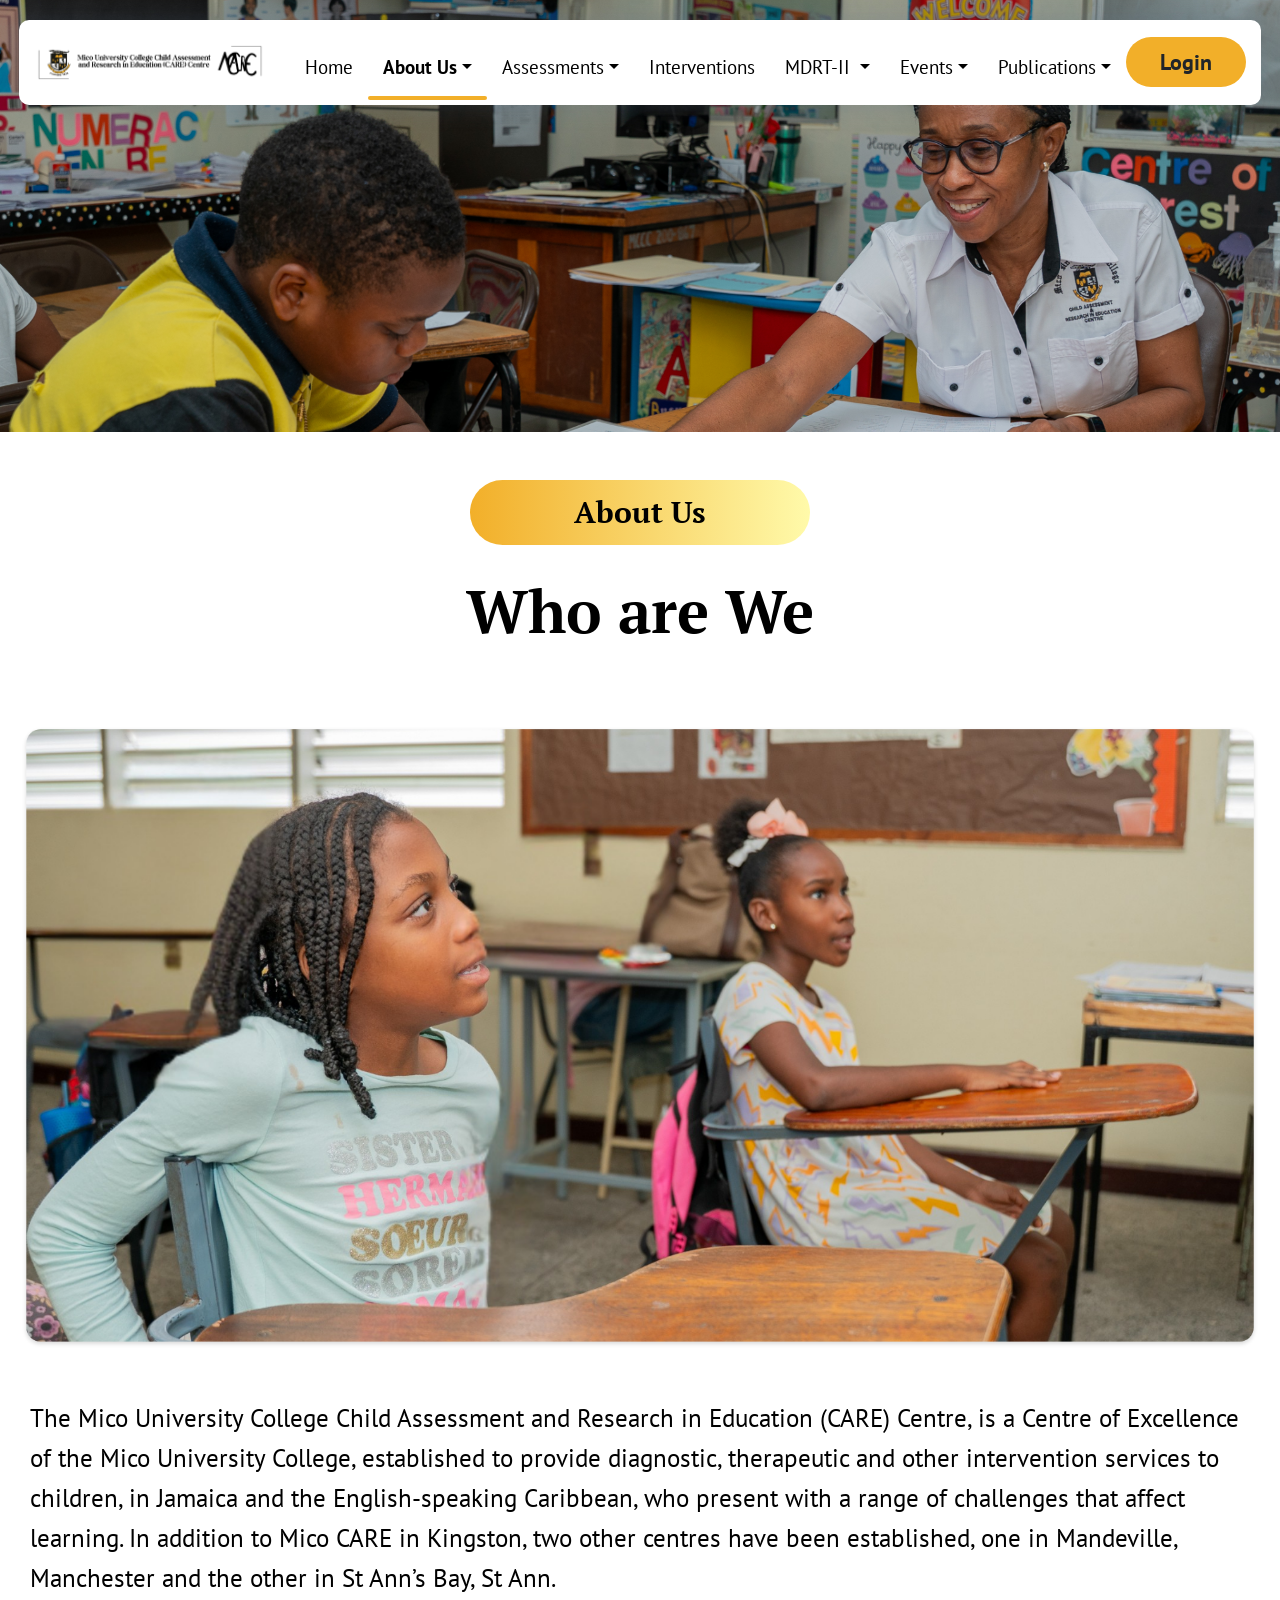
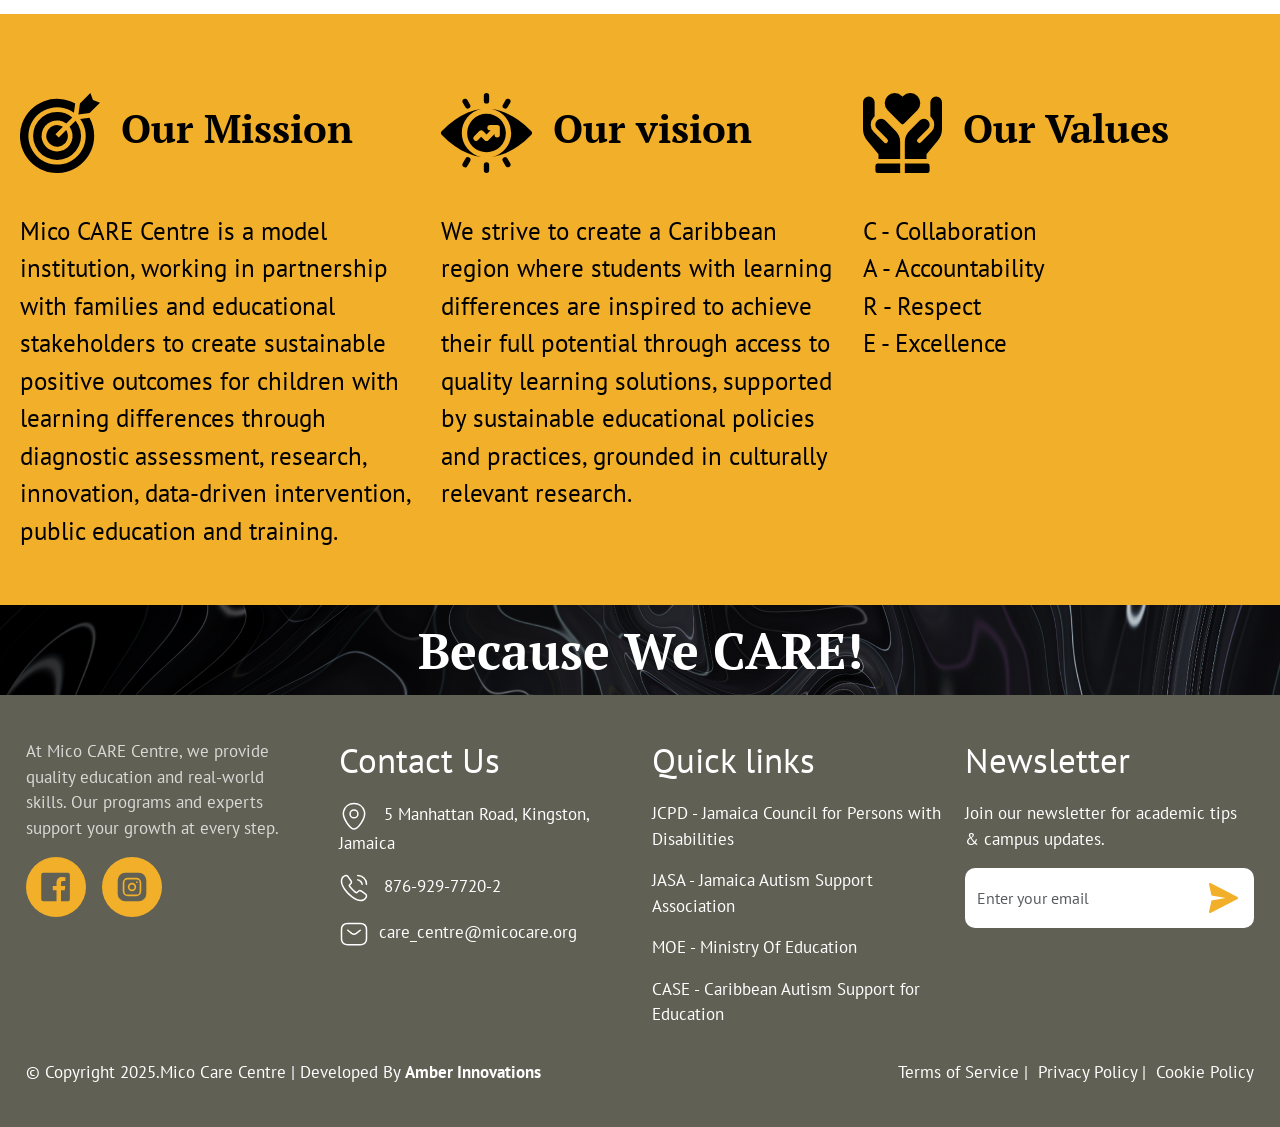
<file: aboutus.html>
<!DOCTYPE html>
<html lang="en">
<head>
  <meta charset="UTF-8" />
  <meta name="viewport" content="width=device-width, initial-scale=1.0" />
  <title>The Mico University College Child Assessment and Research in Education (CARE) Centre</title>

  <!-- Bootstrap CSS -->
  <link href="https://cdn.jsdelivr.net/npm/bootstrap@5.3.3/dist/css/bootstrap.min.css" rel="stylesheet">
    <link rel="preconnect" href="https://fonts.googleapis.com">
<link rel="preconnect" href="https://fonts.gstatic.com" crossorigin>
<link href="https://fonts.googleapis.com/css2?family=PT+Sans:ital,wght@0,400;0,700;1,400;1,700&family=PT+Serif:ital,wght@0,400;0,700;1,400;1,700&display=swap" rel="stylesheet">
<link rel="stylesheet" href="https://cdn.jsdelivr.net/npm/bootstrap-icons@1.11.3/font/bootstrap-icons.css">
<!-- Your custom CSS -->
  <link rel="stylesheet" href="assets/css/style.css">
  <link rel="stylesheet" href="assets/css/about-style.css">
</head>
<body>
  
  <div class="header" id="mainHeader">
        <nav class="navbar navbar-expand-lg ">
  <div class="container-fluid">
    <a class="navbar-brand" href="#">
        <img src="assets/images/header/mcare-logo.png" alt="mcare logo">
    </a>
    <button class="navbar-toggler" type="button" data-bs-toggle="collapse" data-bs-target="#navbarScroll" aria-controls="navbarScroll" aria-expanded="false" aria-label="Toggle navigation">
      <span class="navbar-toggler-icon"></span>
    </button>
    <div class="collapse navbar-collapse justify-content-center " id="navbarScroll">
      <ul class="navbar-nav me-auto my-2 my-lg-0 navbar-nav-scroll" style="--bs-scroll-height: 100px;">
        <li class="nav-item">
          <a class="nav-link" href="#">Home</a>
        </li>
        <li class="nav-item dropdown active">           
          <a class="nav-link dropdown-toggle " href="#" role="button" data-bs-toggle="dropdown" aria-expanded="false">About Us</a>
           <ul class="dropdown-menu" aria-labelledby="navbarScrollingDropdown">
            <li><a class="dropdown-item" href="#">Services</a></li>
            <li><a class="dropdown-item" href="#">Clientele</a></li>            
            <li><a class="dropdown-item" href="#">Careers </a></li>
          </ul>
        </li>
        <li class="nav-item dropdown">
          <a class="nav-link dropdown-toggle" href="#"  role="button" data-bs-toggle="dropdown" aria-expanded="false">Assessments</a>
           <ul class="dropdown-menu" aria-labelledby="navbarScrollingDropdown">
            <li><a class="dropdown-item" href="#">Field assessments</a></li>
            <li><a class="dropdown-item" href="#">Psychoeducational Assessment</a></li>            
            <li><a class="dropdown-item" href="#">Speech and Language Assessment</a></li>
          </ul>
        </li>
        <li class="nav-item">
          <a class="nav-link" href="#">Interventions</a>
        </li>
        <li class="nav-item dropdown">
          <a class="nav-link dropdown-toggle" href="#" id="navbarScrollingDropdown" role="button" data-bs-toggle="dropdown" aria-expanded="false">
            MDRT-II
          </a>
          <ul class="dropdown-menu" aria-labelledby="navbarScrollingDropdown">
            <li><a class="dropdown-item" href="#">Registration</a></li>
            <li><a class="dropdown-item" href="#">Calendar of events</a></li>
          </ul>
        </li>
        <li class="nav-item dropdown">
          <a class="nav-link dropdown-toggle" href="#" id="navbarScrollingDropdown" role="button" data-bs-toggle="dropdown" aria-expanded="false">Events</a>
           <ul class="dropdown-menu" aria-labelledby="navbarScrollingDropdown">
                <li><a class="dropdown-item" href="#">Project and partnerships</a></li>
                <li><a class="dropdown-item" href="#">Conference</a></li>
                <li><a class="dropdown-item" href="#">Workshops</a></li>
          </ul>
        </li>
        <li class="nav-item dropdown">
          <a class="nav-link dropdown-toggle" href="#" id="navbarScrollingDropdown" role="button" data-bs-toggle="dropdown" aria-expanded="false">Publications</a>
           <ul class="dropdown-menu" aria-labelledby="navbarScrollingDropdown">
                <li><a class="dropdown-item" href="#">Resource </a></li>
                <li><a class="dropdown-item" href="#">Research</a></li>
                <li><a class="dropdown-item" href="#">News release</a></li>
          </ul>
        </li>
        
      </ul>
      <div class="d-flex">        
        <button class="btn login">Login</button>
      </div>
    </div>
  </div>
</nav>

  </div>
  <div class="banner-aboutus">
   <div class="container-fluid">
     <div class="row">
        <div class="col-md-12 ">      
            <img src="assets/images/aboutus/about-banner.png" alt="" class="mw-100">
        </div>
    </div>
   </div>
</div>
 

 

<div class="about-us">
  <div class="container-fluid">
          <div class="row my-5">
    <div class="col-md-12">
      <h4>About Us </h4>     
      <h1>Who are We</h1> 
    </div>
  </div>
      <div class="row my-5">
        <div class="col-md-12">
            <img src="assets/images/aboutus/about-content.png" class="mw-100" alt="about-section-image">
        </div>
 
      </div>

      <p>The Mico University College Child Assessment and Research in Education (CARE) Centre, is a Centre of Excellence of the Mico University College, established to provide diagnostic, therapeutic and other intervention services to children, in Jamaica and the English-speaking Caribbean, who present with a range of challenges that affect learning. In addition to Mico CARE in Kingston, two other centres have been established, one in Mandeville, Manchester and the other in St Ann’s Bay, St Ann.</p>
  </div>
</div>

<div class="our-vision">
    <div class="row">
        <div class="col-md-4">
            <h3><img src="assets/images/icons/about/mission.svg" alt=""> Our Mission</h3>
            <p>Mico CARE Centre is a model institution, working in partnership with families and educational stakeholders to create sustainable positive outcomes for children with learning differences through diagnostic assessment, research, innovation, data-driven intervention, public education and training.</p>
        </div>
        <div class="col-md-4">
            <h3><img src="assets/images/icons/about/vision.svg" alt=" "> Our vision</h3>
           <p>We strive to create a Caribbean region where students with learning differences are inspired to achieve their full potential through access to quality learning solutions, supported by sustainable educational policies and practices, grounded in culturally relevant research.</p>
        </div>
        <div class="col-md-4">
            <h3><img src="assets/images/icons/about/values.svg" alt=" "> Our Values</h3>
                <p>C -  Collaboration</p>
                <p>A -  Accountability</p>
                <p> R -  Respect</p>
                <p>E -  Excellence</p>
        </div>
    </div>
</div>

 
 

<div class="footer-top">
    <div class="row">
        <div class="col-md-12">
            <p>Because We CARE!</p>
        </div>
    </div>
</div>

<div class="footer-bottom">
    <div class="container-fluid">
        <div class="row">
            <div class="col-md-3">
                <p>At Mico CARE Centre, we provide quality education and real-world skills.
                Our programs and experts support your growth at every step.</p>
                <img src="assets/images/icons/footer/facebook.svg" alt=" "> <img src="assets/images/icons/footer/insta.svg" alt=" ">
              </div>
            <div class="col-md-3">
                <h4>Contact Us</h4>
                <p><img src="assets/images/icons/footer/location.svg" alt=" "> 5 Manhattan Road, Kingston, Jamaica</p>
                <p><img src="assets/images/icons/footer/phone.svg" alt=" "> 876-929-7720-2</p>
                <p><img src="assets/images/icons/footer/sms.svg" alt=" ">care_centre@micocare.org</p>
            </div>
            <div class="col-md-3">
                 <h4>Quick links</h4>
                <p>JCPD - Jamaica Council for Persons with Disabilities</p>
                <p>JASA - Jamaica Autism Support Association</p>
                <p>MOE - Ministry Of Education</p>
                <p>CASE - Caribbean Autism Support for Education</p>
            </div>
            <div class="col-md-3">
                  <h4>Newsletter</h4>
            
                <p>Join our newsletter for academic tips & campus updates.</p>
                <form>
                <div class="input-group custom-input">
                <input type="email" class="form-control" placeholder="Enter your email">
                <button type="submit"><img src="assets/images/icons/footer/mail.svg"></button>
                </form>
                </div>

            </div>
        </div>

        <div class="row mt-3">
            <div class="col-md-6">
                <p>© Copyright 2025.Mico Care Centre |  Developed By <strong>Amber Innovations</strong></p>
            </div>
            <div class="col-md-6 text-end">
                 <p><a href="#">Terms of Service</a>  | <a href="#">Privacy Policy</a>  | <a href="#">Cookie Policy</a></p>
            </div>
        </div>
    </div>
 
  <!-- Bootstrap JS Bundle (includes Popper) -->
  <script src="https://cdn.jsdelivr.net/npm/bootstrap@5.3.3/dist/js/bootstrap.bundle.min.js"></script>

  <!-- Your custom JS -->
  <script src="assets/js/script.js"></script>
</body>
</html>
</file>
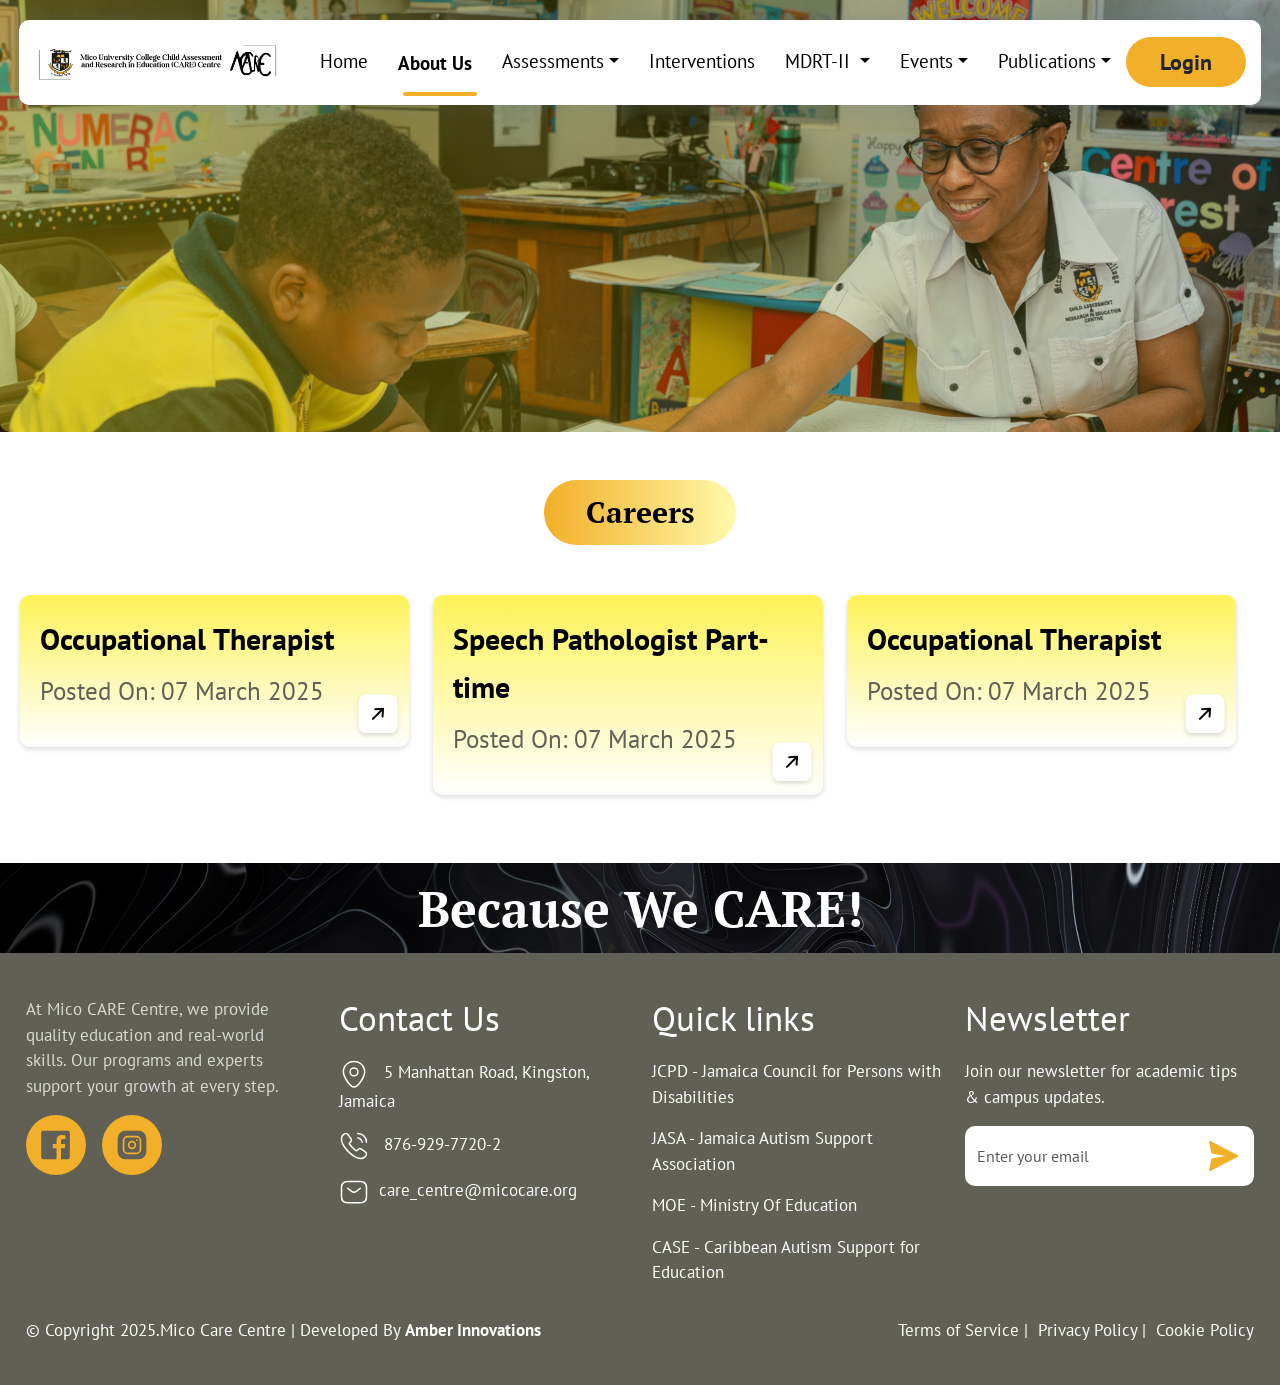
<file: careers.html>
<!DOCTYPE html>
<html lang="en">
<head>
  <meta charset="UTF-8" />
  <meta name="viewport" content="width=device-width, initial-scale=1.0" />
  <title>The Mico University College Child Assessment and Research in Education (CARE) Centre</title>

  <!-- Bootstrap CSS -->
  <link href="https://cdn.jsdelivr.net/npm/bootstrap@5.3.3/dist/css/bootstrap.min.css" rel="stylesheet">
    <link rel="preconnect" href="https://fonts.googleapis.com">
<link rel="preconnect" href="https://fonts.gstatic.com" crossorigin>
<link href="https://fonts.googleapis.com/css2?family=PT+Sans:ital,wght@0,400;0,700;1,400;1,700&family=PT+Serif:ital,wght@0,400;0,700;1,400;1,700&display=swap" rel="stylesheet">
<link rel="stylesheet" href="https://cdn.jsdelivr.net/npm/bootstrap-icons@1.11.3/font/bootstrap-icons.css">
<!-- Your custom CSS -->
  <link rel="stylesheet" href="assets/css/style.css">
  <link rel="stylesheet" href="assets/css/careers-style.css">
</head>
<body>
  
  <div class="header" id="mainHeader">
        <nav class="navbar navbar-expand-lg ">
  <div class="container-fluid">
    <a class="navbar-brand" href="#">
        <img src="assets/images/header/mcare-logo.png" alt="mcare logo">
    </a>
    <button class="navbar-toggler" type="button" data-bs-toggle="collapse" data-bs-target="#navbarScroll" aria-controls="navbarScroll" aria-expanded="false" aria-label="Toggle navigation">
      <span class="navbar-toggler-icon"></span>
    </button>
    <div class="collapse navbar-collapse justify-content-center " id="navbarScroll">
      <ul class="navbar-nav me-auto my-2 my-lg-0 navbar-nav-scroll" style="--bs-scroll-height: 100px;">
        <li class="nav-item">
          <a class="nav-link" href="#">Home</a>
        </li>
        <li class="nav-item dropdown">           
          <a class="nav-link dropdown-toggle active" href="#"  aria-current="page" role="button" data-bs-toggle="dropdown" aria-expanded="false">About Us</a>
           <ul class="dropdown-menu" aria-labelledby="navbarScrollingDropdown">
            <li><a class="dropdown-item" href="#">Services</a></li>
            <li><a class="dropdown-item " href="#">Clientele</a></li>            
            <li><a class="dropdown-item active-submenu" href="#">Careers </a></li>
          </ul>
        </li>
        <li class="nav-item dropdown">
          <a class="nav-link dropdown-toggle" href="#"  role="button" data-bs-toggle="dropdown" aria-expanded="false">Assessments</a>
           <ul class="dropdown-menu" aria-labelledby="navbarScrollingDropdown">
            <li><a class="dropdown-item" href="#">Field assessments</a></li>
            <li><a class="dropdown-item" href="#">Psychoeducational Assessment</a></li>            
            <li><a class="dropdown-item" href="#">Speech and Language Assessment</a></li>
          </ul>
        </li>
        <li class="nav-item">
          <a class="nav-link" href="#">Interventions</a>
        </li>
        <li class="nav-item dropdown">
          <a class="nav-link dropdown-toggle" href="#" id="navbarScrollingDropdown" role="button" data-bs-toggle="dropdown" aria-expanded="false">
            MDRT-II
          </a>
          <ul class="dropdown-menu" aria-labelledby="navbarScrollingDropdown">
            <li><a class="dropdown-item" href="#">Registration</a></li>
            <li><a class="dropdown-item" href="#">Calendar of events</a></li>
          </ul>
        </li>
        <li class="nav-item dropdown">
          <a class="nav-link dropdown-toggle" href="#" id="navbarScrollingDropdown" role="button" data-bs-toggle="dropdown" aria-expanded="false">Events</a>
           <ul class="dropdown-menu" aria-labelledby="navbarScrollingDropdown">
                <li><a class="dropdown-item" href="#">Project and partnerships</a></li>
                <li><a class="dropdown-item" href="#">Conference</a></li>
                <li><a class="dropdown-item" href="#">Workshops</a></li>
          </ul>
        </li>
        <li class="nav-item dropdown">
          <a class="nav-link dropdown-toggle" href="#" id="navbarScrollingDropdown" role="button" data-bs-toggle="dropdown" aria-expanded="false">Publications</a>
           <ul class="dropdown-menu" aria-labelledby="navbarScrollingDropdown">
                <li><a class="dropdown-item" href="#">Resource </a></li>
                <li><a class="dropdown-item" href="#">Research</a></li>
                <li><a class="dropdown-item" href="#">News release</a></li>
          </ul>
        </li>
        
      </ul>
      <div class="d-flex">        
        <button class="btn login">Login</button>
      </div>
    </div>
  </div>
</nav>

  </div>
  <div class="banner-careers">
   <div class="container-fluid">
     <div class="row">
        <div class="col-md-12">      
            <img src="assets/images/aboutus/about-banner.png" alt="" class="mw-100">
        </div>
    </div>
   </div>
</div>
 

 

<div class="careers">
  <div class="container-fluid">
          <div class="row my-5">
    <div class="col-md-12">
      <h4>Careers</h4>         
    </div>

    <div class="row">
        <div class="col-md-4">
            <div class="card">
            <h3>Occupational Therapist</h3>
            <p>Posted On: 07 March 2025</p>
            <img src="assets/images/icons/footer/download.svg" alt=" ">
            </div>
        </div>

                <div class="col-md-4">
            <div class="card">
            <h3>Speech Pathologist Part-time</h3>
            <p>Posted On: 07 March 2025</p>
            <img src="assets/images/icons/footer/download.svg" alt=" ">
            </div>
        </div>

                <div class="col-md-4">
            <div class="card">
            <h3>Occupational Therapist</h3>
            <p>Posted On: 07 March 2025</p>
            <img src="assets/images/icons/footer/download.svg" alt=" ">
            </div>
        </div>
    </div>
     
  </div>
      

  </div>
</div> 
 

<div class="footer-top">
    <div class="row">
        <div class="col-md-12">
            <p>Because We CARE!</p>
        </div>
    </div>
</div>

<div class="footer-bottom">
    <div class="container-fluid">
        <div class="row">
            <div class="col-md-3">
                <p>At Mico CARE Centre, we provide quality education and real-world skills.
                Our programs and experts support your growth at every step.</p>
                <img src="assets/images/icons/footer/facebook.svg" alt=" "> <img src="assets/images/icons/footer/insta.svg" alt=" ">
              </div>
            <div class="col-md-3">
                <h4>Contact Us</h4>
                <p><img src="assets/images/icons/footer/location.svg" alt=" "> 5 Manhattan Road, Kingston, Jamaica</p>
                <p><img src="assets/images/icons/footer/phone.svg" alt=" "> 876-929-7720-2</p>
                <p><img src="assets/images/icons/footer/sms.svg" alt=" ">care_centre@micocare.org</p>
            </div>
            <div class="col-md-3">
                 <h4>Quick links</h4>
                <p>JCPD - Jamaica Council for Persons with Disabilities</p>
                <p>JASA - Jamaica Autism Support Association</p>
                <p>MOE - Ministry Of Education</p>
                <p>CASE - Caribbean Autism Support for Education</p>
            </div>
            <div class="col-md-3">
                  <h4>Newsletter</h4>
            
                <p>Join our newsletter for academic tips & campus updates.</p>
                <form>
                <div class="input-group custom-input">
                <input type="email" class="form-control" placeholder="Enter your email">
                <button type="submit"><img src="assets/images/icons/footer/mail.svg"></button>
                </form>
                </div>

            </div>
        </div>

        <div class="row mt-3">
            <div class="col-md-6">
                <p>© Copyright 2025.Mico Care Centre |  Developed By <strong>Amber Innovations</strong></p>
            </div>
            <div class="col-md-6 text-end">
                 <p><a href="#">Terms of Service</a>  | <a href="#">Privacy Policy</a>  | <a href="#">Cookie Policy</a></p>
            </div>
        </div>
    </div>
 
  <!-- Bootstrap JS Bundle (includes Popper) -->
  <script src="https://cdn.jsdelivr.net/npm/bootstrap@5.3.3/dist/js/bootstrap.bundle.min.js"></script>

  <!-- Your custom JS -->
  <script src="assets/js/script.js"></script>
</body>
</html>
</file>
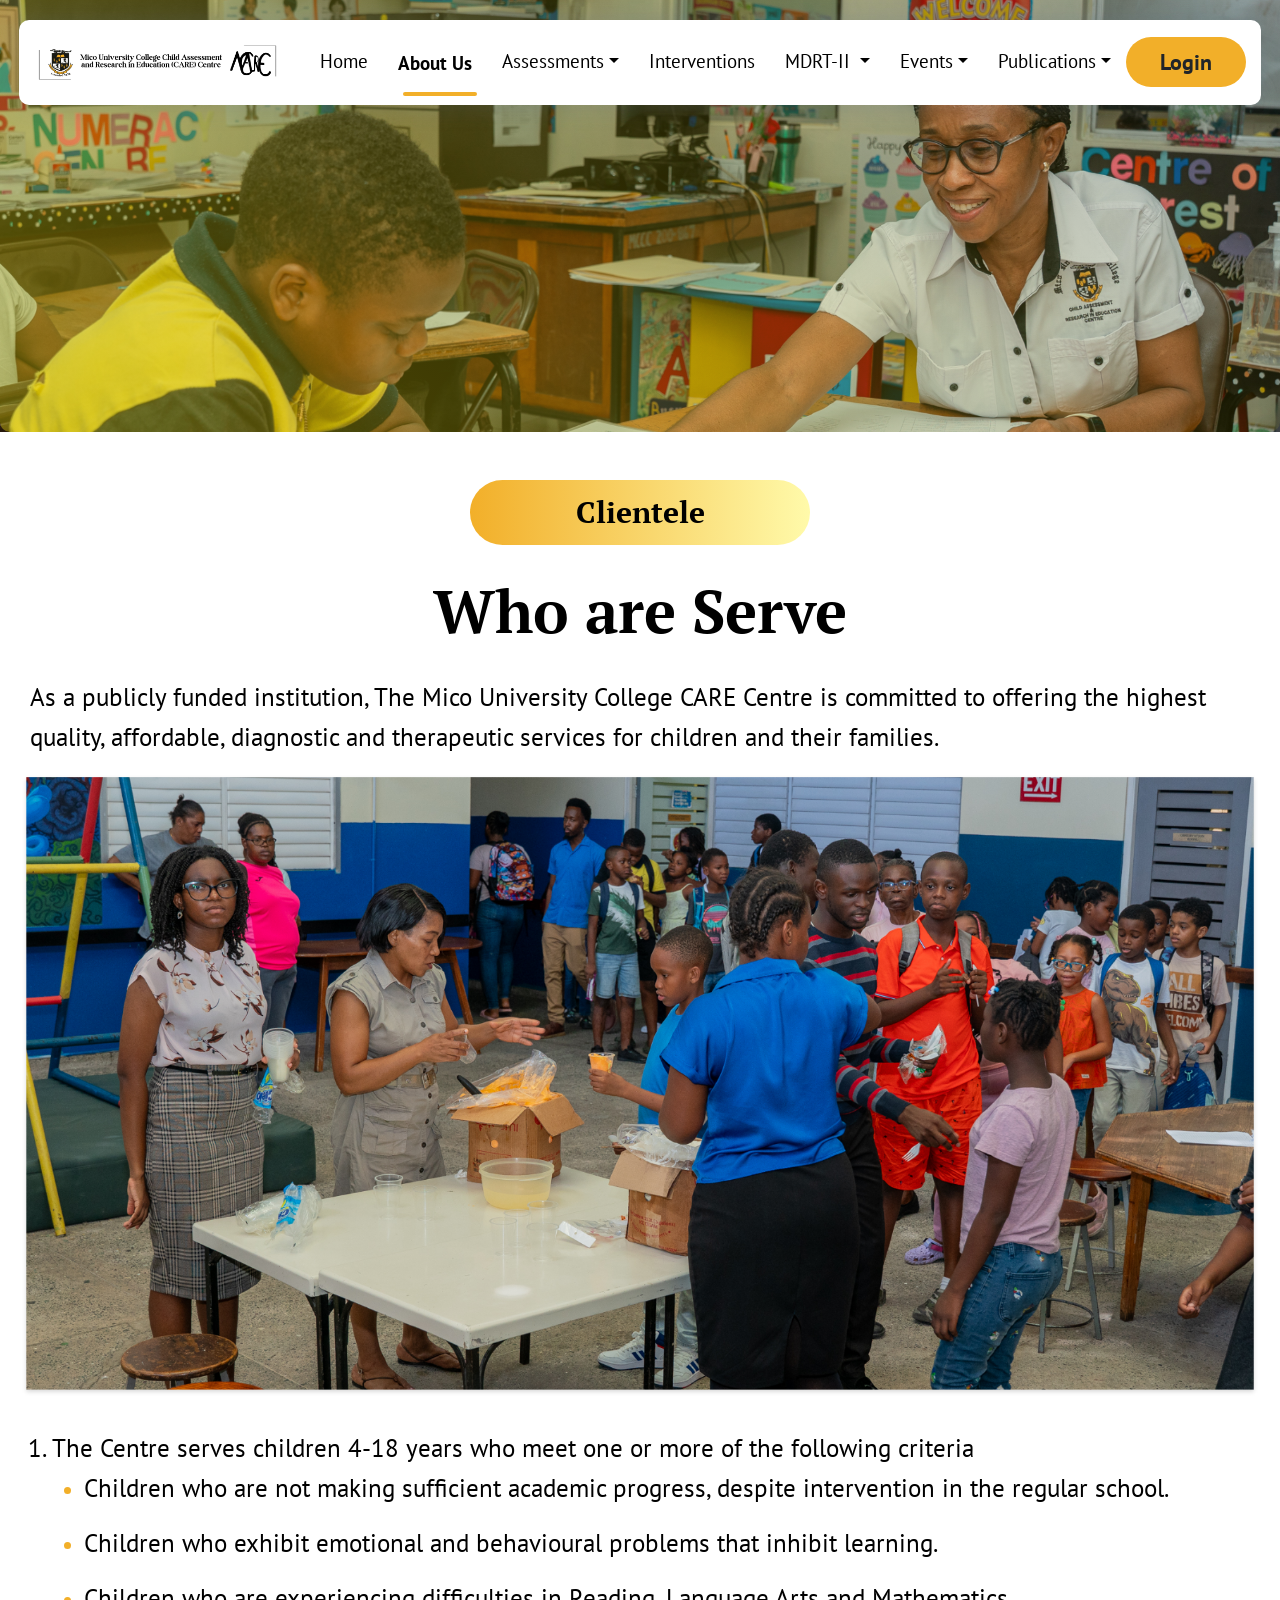
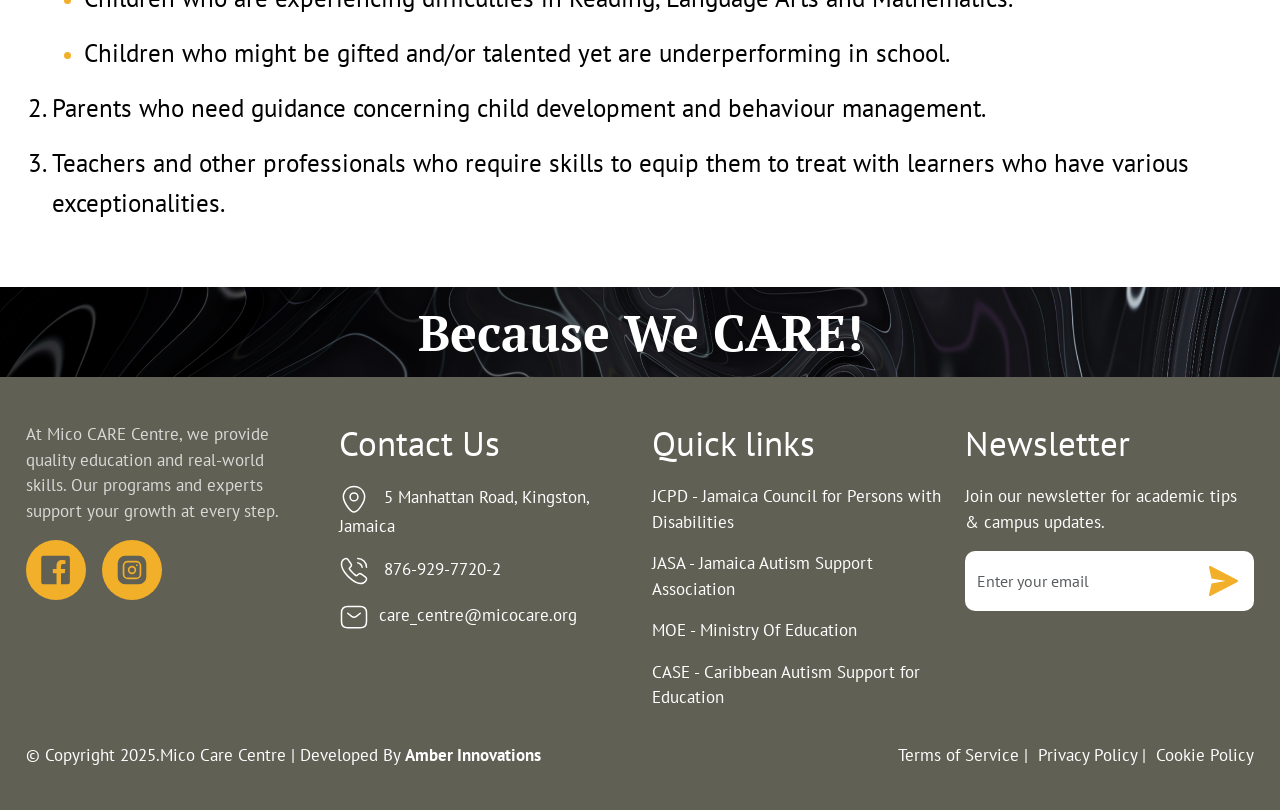
<file: clientele.html>
<!DOCTYPE html>
<html lang="en">
<head>
  <meta charset="UTF-8" />
  <meta name="viewport" content="width=device-width, initial-scale=1.0" />
  <title>The Mico University College Child Assessment and Research in Education (CARE) Centre</title>

  <!-- Bootstrap CSS -->
  <link href="https://cdn.jsdelivr.net/npm/bootstrap@5.3.3/dist/css/bootstrap.min.css" rel="stylesheet">
    <link rel="preconnect" href="https://fonts.googleapis.com">
<link rel="preconnect" href="https://fonts.gstatic.com" crossorigin>
<link href="https://fonts.googleapis.com/css2?family=PT+Sans:ital,wght@0,400;0,700;1,400;1,700&family=PT+Serif:ital,wght@0,400;0,700;1,400;1,700&display=swap" rel="stylesheet">
<link rel="stylesheet" href="https://cdn.jsdelivr.net/npm/bootstrap-icons@1.11.3/font/bootstrap-icons.css">
<!-- Your custom CSS -->
  <link rel="stylesheet" href="assets/css/style.css">
  <link rel="stylesheet" href="assets/css/clientele-style.css">
</head>
<body>
  
  <div class="header" id="mainHeader">
        <nav class="navbar navbar-expand-lg ">
  <div class="container-fluid">
    <a class="navbar-brand" href="#">
        <img src="assets/images/header/mcare-logo.png" alt="mcare logo">
    </a>
    <button class="navbar-toggler" type="button" data-bs-toggle="collapse" data-bs-target="#navbarScroll" aria-controls="navbarScroll" aria-expanded="false" aria-label="Toggle navigation">
      <span class="navbar-toggler-icon"></span>
    </button>
    <div class="collapse navbar-collapse justify-content-center " id="navbarScroll">
      <ul class="navbar-nav me-auto my-2 my-lg-0 navbar-nav-scroll" style="--bs-scroll-height: 100px;">
        <li class="nav-item">
          <a class="nav-link" href="#">Home</a>
        </li>
        <li class="nav-item dropdown">           
          <a class="nav-link dropdown-toggle active" href="#"  aria-current="page" role="button" data-bs-toggle="dropdown" aria-expanded="false">About Us</a>
           <ul class="dropdown-menu" aria-labelledby="navbarScrollingDropdown">
            <li><a class="dropdown-item" href="#">Services</a></li>
            <li><a class="dropdown-item active-submenu" href="#">Clientele</a></li>            
            <li><a class="dropdown-item" href="#">Careers </a></li>
          </ul>
        </li>
        <li class="nav-item dropdown">
          <a class="nav-link dropdown-toggle" href="#"  role="button" data-bs-toggle="dropdown" aria-expanded="false">Assessments</a>
           <ul class="dropdown-menu" aria-labelledby="navbarScrollingDropdown">
            <li><a class="dropdown-item" href="#">Field assessments</a></li>
            <li><a class="dropdown-item" href="#">Psychoeducational Assessment</a></li>            
            <li><a class="dropdown-item" href="#">Speech and Language Assessment</a></li>
          </ul>
        </li>
        <li class="nav-item">
          <a class="nav-link" href="#">Interventions</a>
        </li>
        <li class="nav-item dropdown">
          <a class="nav-link dropdown-toggle" href="#" id="navbarScrollingDropdown" role="button" data-bs-toggle="dropdown" aria-expanded="false">
            MDRT-II
          </a>
          <ul class="dropdown-menu" aria-labelledby="navbarScrollingDropdown">
            <li><a class="dropdown-item" href="#">Registration</a></li>
            <li><a class="dropdown-item" href="#">Calendar of events</a></li>
          </ul>
        </li>
        <li class="nav-item dropdown">
          <a class="nav-link dropdown-toggle" href="#" id="navbarScrollingDropdown" role="button" data-bs-toggle="dropdown" aria-expanded="false">Events</a>
           <ul class="dropdown-menu" aria-labelledby="navbarScrollingDropdown">
                <li><a class="dropdown-item" href="#">Project and partnerships</a></li>
                <li><a class="dropdown-item" href="#">Conference</a></li>
                <li><a class="dropdown-item" href="#">Workshops</a></li>
          </ul>
        </li>
        <li class="nav-item dropdown">
          <a class="nav-link dropdown-toggle" href="#" id="navbarScrollingDropdown" role="button" data-bs-toggle="dropdown" aria-expanded="false">Publications</a>
           <ul class="dropdown-menu" aria-labelledby="navbarScrollingDropdown">
                <li><a class="dropdown-item" href="#">Resource </a></li>
                <li><a class="dropdown-item" href="#">Research</a></li>
                <li><a class="dropdown-item" href="#">News release</a></li>
          </ul>
        </li>
        
      </ul>
      <div class="d-flex">        
        <button class="btn login">Login</button>
      </div>
    </div>
  </div>
</nav>

  </div>
  <div class="banner-clientele">
   <div class="container-fluid">
     <div class="row">
        <div class="col-md-12 ">      
            <img src="assets/images/aboutus/about-banner.png" alt="" class="mw-100">
        </div>
    </div>
   </div>
</div>
 

 

<div class="clientele">
  <div class="container-fluid">
          <div class="row my-5">
    <div class="col-md-12">
      <h4>Clientele</h4>     
      <h1>Who are Serve</h1> 
      <p>As a publicly funded institution, The Mico University College CARE Centre is committed to offering the highest quality, affordable, diagnostic and therapeutic services for children and their families.</p>
        
      <img src="assets/images/clientele/clientele-content-image.png" alt=" " class="mw-100 rounded-5">
    </div>
    <div class="col-md-12">       
      <ol>
        <li>The Centre serves children 4-18 years who meet one or more of the following criteria
            <ul class="custom-list">
                <li>Children who are not making sufficient academic progress, despite intervention in the regular school.</li>
                <li>Children who exhibit emotional and behavioural problems that inhibit learning.</li>
                <li>Children who are experiencing difficulties in Reading, Language Arts and Mathematics.</li>
                <li>Children who might be gifted and/or talented yet are underperforming in school.</li>
            </ul>
        </li>
        <li>Parents who need guidance concerning child development and behaviour management.</li>
        <li>Teachers and other professionals who require skills to equip them to treat with learners who have various exceptionalities.</li>
      </ol>
    </div>
  </div>
      

  </div>
</div> 
 

<div class="footer-top">
    <div class="row">
        <div class="col-md-12">
            <p>Because We CARE!</p>
        </div>
    </div>
</div>

<div class="footer-bottom">
    <div class="container-fluid">
        <div class="row">
            <div class="col-md-3">
                <p>At Mico CARE Centre, we provide quality education and real-world skills.
                Our programs and experts support your growth at every step.</p>
                <img src="assets/images/icons/footer/facebook.svg" alt=" "> <img src="assets/images/icons/footer/insta.svg" alt=" ">
              </div>
            <div class="col-md-3">
                <h4>Contact Us</h4>
                <p><img src="assets/images/icons/footer/location.svg" alt=" "> 5 Manhattan Road, Kingston, Jamaica</p>
                <p><img src="assets/images/icons/footer/phone.svg" alt=" "> 876-929-7720-2</p>
                <p><img src="assets/images/icons/footer/sms.svg" alt=" ">care_centre@micocare.org</p>
            </div>
            <div class="col-md-3">
                 <h4>Quick links</h4>
                <p>JCPD - Jamaica Council for Persons with Disabilities</p>
                <p>JASA - Jamaica Autism Support Association</p>
                <p>MOE - Ministry Of Education</p>
                <p>CASE - Caribbean Autism Support for Education</p>
            </div>
            <div class="col-md-3">
                  <h4>Newsletter</h4>
            
                <p>Join our newsletter for academic tips & campus updates.</p>
                <form>
                <div class="input-group custom-input">
                <input type="email" class="form-control" placeholder="Enter your email">
                <button type="submit"><img src="assets/images/icons/footer/mail.svg"></button>
                </form>
                </div>

            </div>
        </div>

        <div class="row mt-3">
            <div class="col-md-6">
                <p>© Copyright 2025.Mico Care Centre |  Developed By <strong>Amber Innovations</strong></p>
            </div>
            <div class="col-md-6 text-end">
                 <p><a href="#">Terms of Service</a>  | <a href="#">Privacy Policy</a>  | <a href="#">Cookie Policy</a></p>
            </div>
        </div>
    </div>
 
  <!-- Bootstrap JS Bundle (includes Popper) -->
  <script src="https://cdn.jsdelivr.net/npm/bootstrap@5.3.3/dist/js/bootstrap.bundle.min.js"></script>

  <!-- Your custom JS -->
  <script src="assets/js/script.js"></script>
</body>
</html>
</file>
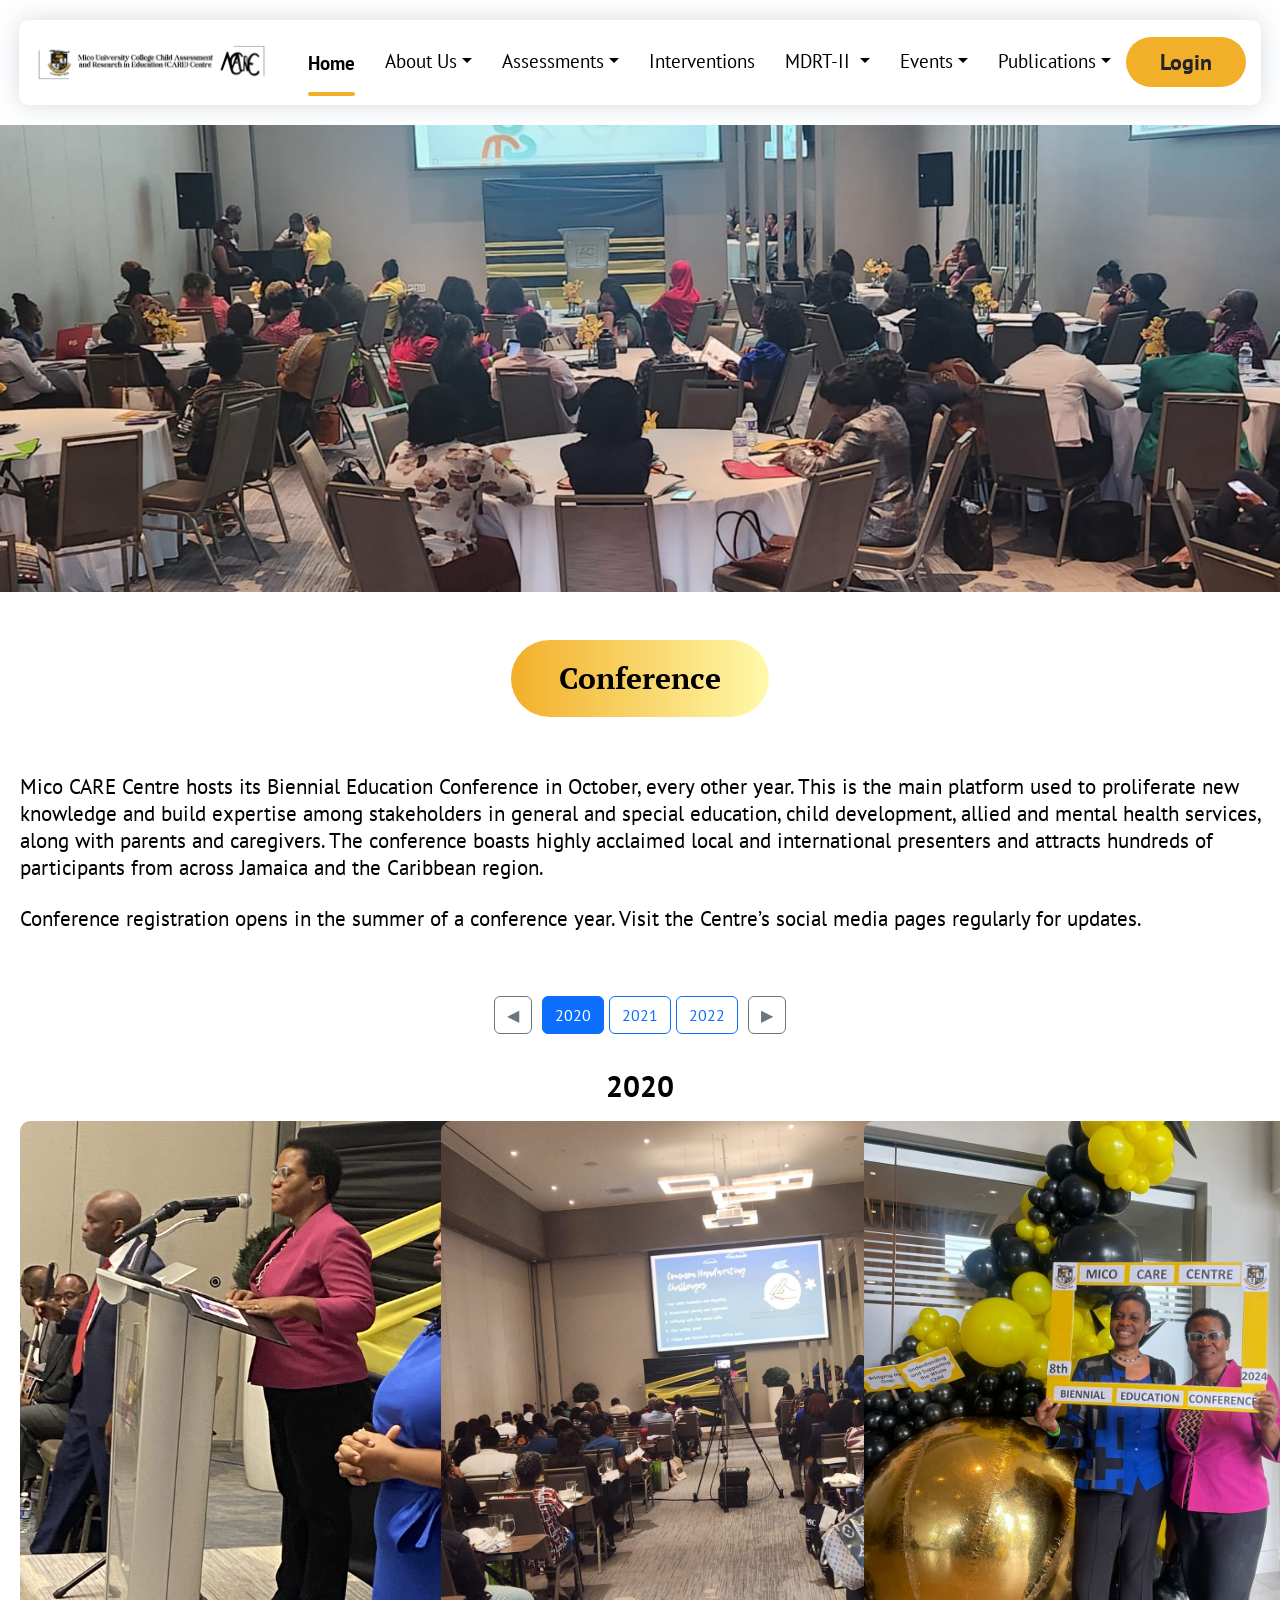
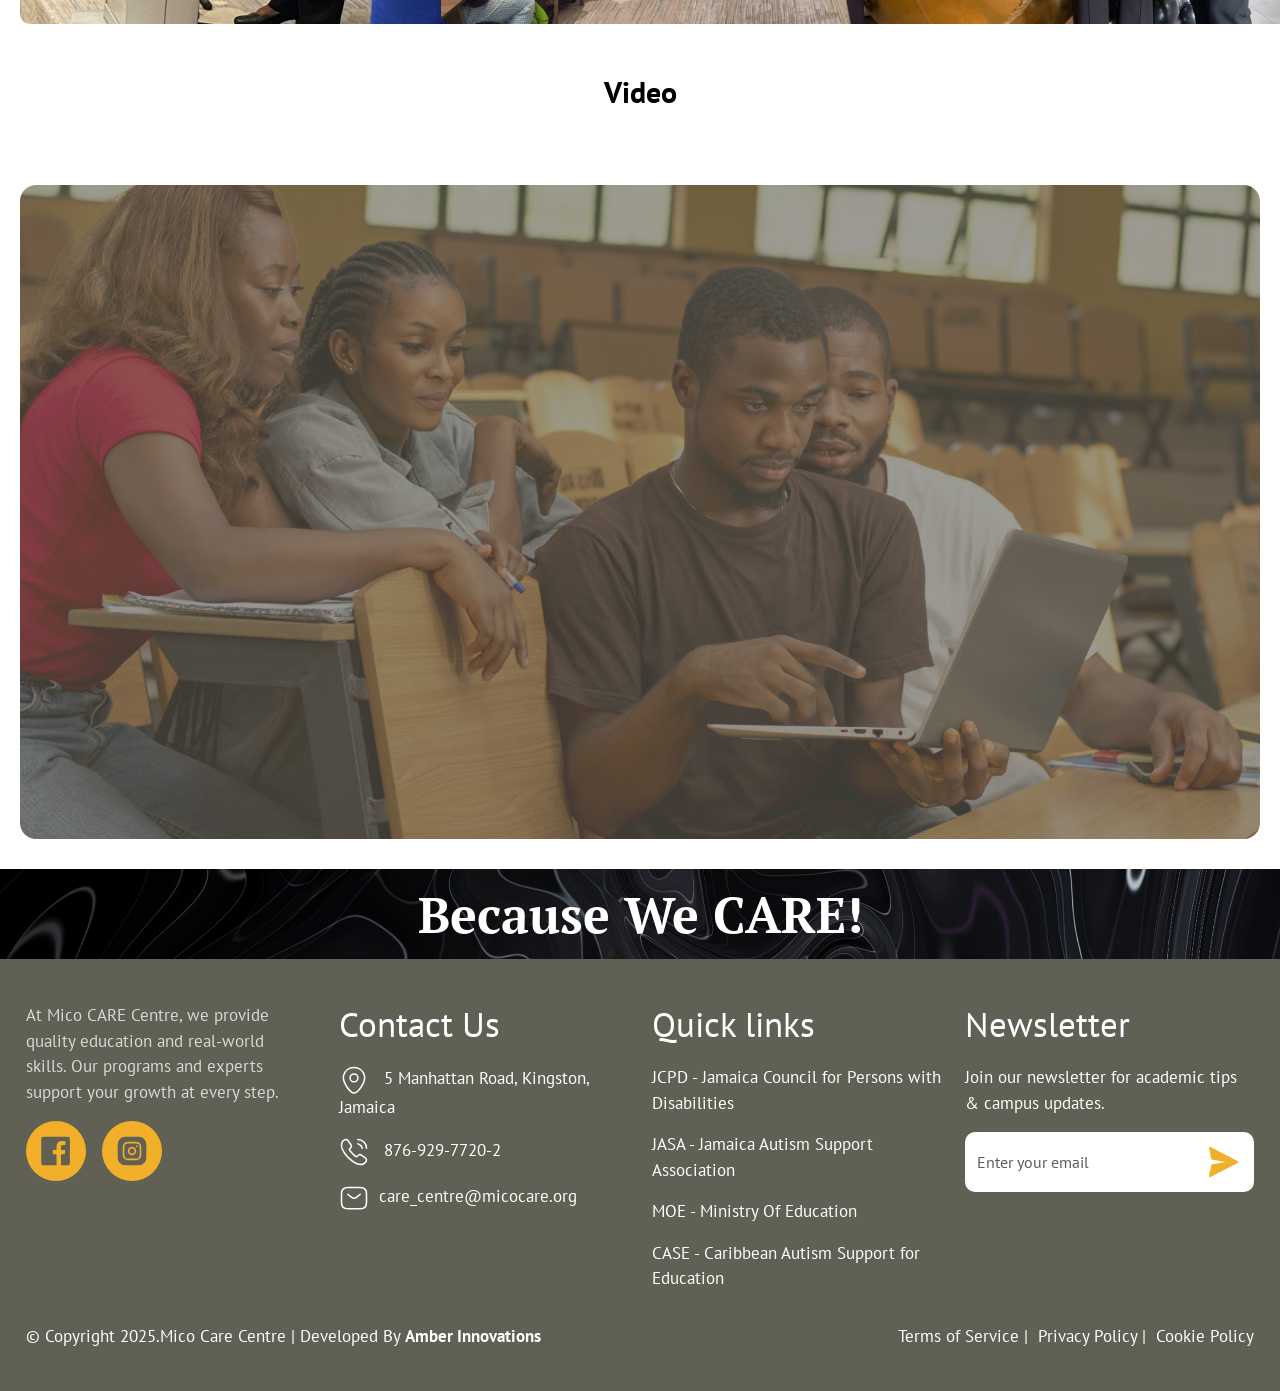
<file: conference.html>
<!DOCTYPE html>
<html lang="en">
<head>
  <meta charset="UTF-8" />
  <meta name="viewport" content="width=device-width, initial-scale=1.0" />
  <title>The Mico University College Child Assessment and Research in Education (CARE) Centre</title>

  <!-- Bootstrap CSS -->
  <link href="https://cdn.jsdelivr.net/npm/bootstrap@5.3.3/dist/css/bootstrap.min.css" rel="stylesheet">
    <link rel="preconnect" href="https://fonts.googleapis.com">
<link rel="preconnect" href="https://fonts.gstatic.com" crossorigin>
<link href="https://fonts.googleapis.com/css2?family=PT+Sans:ital,wght@0,400;0,700;1,400;1,700&family=PT+Serif:ital,wght@0,400;0,700;1,400;1,700&display=swap" rel="stylesheet">
<link rel="stylesheet" href="https://cdn.jsdelivr.net/npm/bootstrap-icons@1.11.3/font/bootstrap-icons.css">
<!-- Your custom CSS -->
  <link rel="stylesheet" href="assets/css/style.css">
  <link rel="stylesheet" href="assets/css/home-style.css">
  <link rel="stylesheet" href="assets/css/conference.css">
</head>
<body>
  
  <div class="header" id="mainHeader">
        <nav class="navbar navbar-expand-lg ">
  <div class="container-fluid">
    <a class="navbar-brand" href="#">
        <img src="assets/images/header/mcare-logo.png" alt="mcare logo">
    </a>
    <button class="navbar-toggler" type="button" data-bs-toggle="collapse" data-bs-target="#navbarScroll" aria-controls="navbarScroll" aria-expanded="false" aria-label="Toggle navigation">
      <span class="navbar-toggler-icon"></span>
    </button>
    <div class="collapse navbar-collapse justify-content-center " id="navbarScroll">
      <ul class="navbar-nav me-auto my-2 my-lg-0 navbar-nav-scroll" style="--bs-scroll-height: 100px;">
        <li class="nav-item">
          <a class="nav-link active" aria-current="page" href="#">Home</a>
        </li>
        <li class="nav-item dropdown">           
          <a class="nav-link dropdown-toggle" href="#"  role="button" data-bs-toggle="dropdown" aria-expanded="false">About Us</a>
           <ul class="dropdown-menu" aria-labelledby="navbarScrollingDropdown">
            <li><a class="dropdown-item" href="#">Services</a></li>
            <li><a class="dropdown-item" href="#">Clientele</a></li>            
            <li><a class="dropdown-item" href="#">Careers </a></li>
          </ul>
        </li>
        <li class="nav-item dropdown">
          <a class="nav-link dropdown-toggle" href="#"  role="button" data-bs-toggle="dropdown" aria-expanded="false">Assessments</a>
           <ul class="dropdown-menu" aria-labelledby="navbarScrollingDropdown">
            <li><a class="dropdown-item" href="#">Field assessments</a></li>
            <li><a class="dropdown-item" href="#">Psychoeducational Assessment</a></li>            
            <li><a class="dropdown-item" href="#">Speech and Language Assessment</a></li>
          </ul>
        </li>
        <li class="nav-item">
          <a class="nav-link" href="#">Interventions</a>
        </li>
        <li class="nav-item dropdown">
          <a class="nav-link dropdown-toggle" href="#" id="navbarScrollingDropdown" role="button" data-bs-toggle="dropdown" aria-expanded="false">
            MDRT-II
          </a>
          <ul class="dropdown-menu" aria-labelledby="navbarScrollingDropdown">
            <li><a class="dropdown-item" href="#">Registration</a></li>
            <li><a class="dropdown-item" href="#">Calendar of events</a></li>
          </ul>
        </li>
        <li class="nav-item dropdown">
          <a class="nav-link dropdown-toggle" href="#" id="navbarScrollingDropdown" role="button" data-bs-toggle="dropdown" aria-expanded="false">Events</a>
           <ul class="dropdown-menu" aria-labelledby="navbarScrollingDropdown">
                <li><a class="dropdown-item" href="#">Project and partnerships</a></li>
                <li><a class="dropdown-item" href="#">Conference</a></li>
                <li><a class="dropdown-item" href="#">Workshops</a></li>
          </ul>
        </li>
        <li class="nav-item dropdown">
          <a class="nav-link dropdown-toggle" href="#" id="navbarScrollingDropdown" role="button" data-bs-toggle="dropdown" aria-expanded="false">Publications</a>
           <ul class="dropdown-menu" aria-labelledby="navbarScrollingDropdown">
                <li><a class="dropdown-item" href="#">Resource </a></li>
                <li><a class="dropdown-item" href="#">Research</a></li>
                <li><a class="dropdown-item" href="#">News release</a></li>
          </ul>
        </li>
        
      </ul>
      <div class="d-flex">        
        <button class="btn login">Login</button>
      </div>
    </div>
  </div>
</nav>

  </div>
<div class="banner-aboutus">
   <div class="container-fluid">
     <div class="row">
        <div class="col-md-12 ">      
            <img src="assets/images/events/events_banner.png" alt="" class="mw-100">
        </div>
    </div>
   </div>
</div>


<div class="upcoming-events">
<div class="container-fluid">
  <div class="row my-5">
    <div class="col-md-12 flex d-flex justify-content-center">
      <h4 class="px-5 py-3">Conference </h4>      
    </div>
    <div class="col-md-12 my-auto mt-5 text-paragraph">
        <p>
         Mico CARE Centre hosts its Biennial Education Conference in October, every other year. This is the main platform used to proliferate new knowledge and build expertise among stakeholders in general and special education, child development, allied and mental health services, along with parents and caregivers. The conference boasts highly acclaimed local and international presenters and attracts hundreds of participants from across Jamaica and the Caribbean region.
        </p>
    </div>
    <div class="col-md-12 my-auto mt-2 text-paragraph">
        <p>
 Conference registration opens in the summer of a conference year. Visit the Centre’s social media pages regularly for updates.
        </p>
    </div>
  </div>

<div class="tab-container mb-3">
    <!-- Left Button -->
    <button class="btn btn-outline-secondary" id="prevBtn">◀</button>

    <!-- Tabs Wrapper (only 3 visible at once) -->
    <div class="tab-wrapper" id="tabWrapper"></div>

    <!-- Right Button -->
    <button class="btn btn-outline-secondary" id="nextBtn">▶</button>
  </div>

    <!-- Tab Content -->
  <div class="tab-content p-3 text-center">
    <div class="tab-pane fade show active" id="tab1"><b>2020</b></div>
    
  </div>


  <div class="row">
    <div class="col-md-4">
      <img src="assets/images/events/events_photo_1.png" alt="event-details" class="">
    </div>

     <div class="col-md-4">
      <img src="assets/images/events/events_photo_2.png" alt="event-details" class="">
    </div>

     <div class="col-md-4">
      <img src="assets/images/events/events_photo_3.png" alt="event-details" class="">
    </div>
     
  </div>
</div>
</div>

<div class="watch-video">
  <div class="container-fluid">

  <div class="row my-5">
    <div class="col-md-12 text-center">
      <p><b>Video</b> </p>      
    </div>
  </div>

  <div class="row">
    <div class="col-md-12">
      <section class="video-banner position-relative text-center text-white">
  <img src="assets/images/home/home-video-bg.png" class="img-fluid w-100 rounded-4" alt="Video Thumbnail">
</section>
       
    </div>

 
     
  </div>
</div>
</div>








<div class="footer-top">
    <div class="row">
        <div class="col-md-12">
            <p>Because We CARE!</p>
        </div>
    </div>
</div>

<div class="footer-bottom">
    <div class="container-fluid">
        <div class="row">
            <div class="col-md-3">
                <p>At Mico CARE Centre, we provide quality education and real-world skills.
                Our programs and experts support your growth at every step.</p>
                <img src="/assets/images/icons/footer/facebook.svg" alt=" "> <img src="/assets/images/icons/footer/insta.svg" alt=" ">
              </div>
            <div class="col-md-3">
                <h4>Contact Us</h4>
                <p><img src="/assets/images/icons/footer/location.svg" alt=" "> 5 Manhattan Road, Kingston, Jamaica</p>
                <p><img src="/assets/images/icons/footer/phone.svg" alt=" "> 876-929-7720-2</p>
                <p><img src="/assets/images/icons/footer/sms.svg" alt=" ">care_centre@micocare.org</p>
            </div>
            <div class="col-md-3">
                 <h4>Quick links</h4>
                <p>JCPD - Jamaica Council for Persons with Disabilities</p>
                <p>JASA - Jamaica Autism Support Association</p>
                <p>MOE - Ministry Of Education</p>
                <p>CASE - Caribbean Autism Support for Education</p>
            </div>
            <div class="col-md-3">
                  <h4>Newsletter</h4>
            
                <p>Join our newsletter for academic tips & campus updates.</p>
                <form>
                <div class="input-group custom-input">
                <input type="email" class="form-control" placeholder="Enter your email">
                <button type="submit"><img src="/assets/images/icons/footer/mail.svg"></button>
                </form>
                </div>

            </div>
        </div>

        <div class="row mt-3">
            <div class="col-md-6">
                <p>© Copyright 2025.Mico Care Centre |  Developed By <strong>Amber Innovations</strong></p>
            </div>
            <div class="col-md-6 text-end">
                 <p><a href="#">Terms of Service</a>  | <a href="#">Privacy Policy</a>  | <a href="#">Cookie Policy</a></p>
            </div>
        </div>
    </div>
 
  <!-- Bootstrap JS Bundle (includes Popper) -->
  <script src="https://cdn.jsdelivr.net/npm/bootstrap@5.3.3/dist/js/bootstrap.bundle.min.js"></script>

  <!-- Your custom JS -->
  <script src="assets/js/script.js"></script>
<script>
    const allTabs = [
      { id: "tab1", label: "2020" },
      { id: "tab2", label: "2021" },
      { id: "tab3", label: "2022" },
      { id: "tab4", label: "2023" },
      { id: "tab5", label: "2024" },
      { id: "tab6", label: "2025" },
    ];

    let startIndex = 0;
    const visibleCount = 3;
    const tabWrapper = document.getElementById("tabWrapper");

    function renderTabs() {
      tabWrapper.innerHTML = "";
      const visibleTabs = allTabs.slice(startIndex, startIndex + visibleCount);

      visibleTabs.forEach((tab, idx) => {
        const btn = document.createElement("button");
        btn.className = `btn btn-outline-primary ${idx === 0 ? "active" : ""}`;
        btn.textContent = tab.label;
        btn.dataset.target = tab.id; // instead of `#${tab.id}`
        btn.addEventListener("click", () => activateTab(tab.id, btn));
        tabWrapper.appendChild(btn);
      });
    }

    function activateTab(tabId, btn) {
        // remove active from all buttons
        document.querySelectorAll("#tabWrapper .btn").forEach(b => b.classList.remove("active"));
        btn.classList.add("active");

        // remove active from all content
        document.querySelectorAll(".tab-pane").forEach(c => c.classList.remove("show", "active"));

        // FIX: make sure we use # for querySelector
        const tabContent = document.querySelector(`#${tabId}`);
        if (tabContent) {
            tabContent.classList.add("show", "active");
        }
    }
    document.getElementById("prevBtn").addEventListener("click", () => {
      if (startIndex > 0) {
        startIndex--;
        renderTabs();
      }
    });

    document.getElementById("nextBtn").addEventListener("click", () => {
      if (startIndex < allTabs.length - visibleCount) {
        startIndex++;
        renderTabs();
      }
    });

    // Initial render
    renderTabs();
  </script>
</body>
</html>
</file>
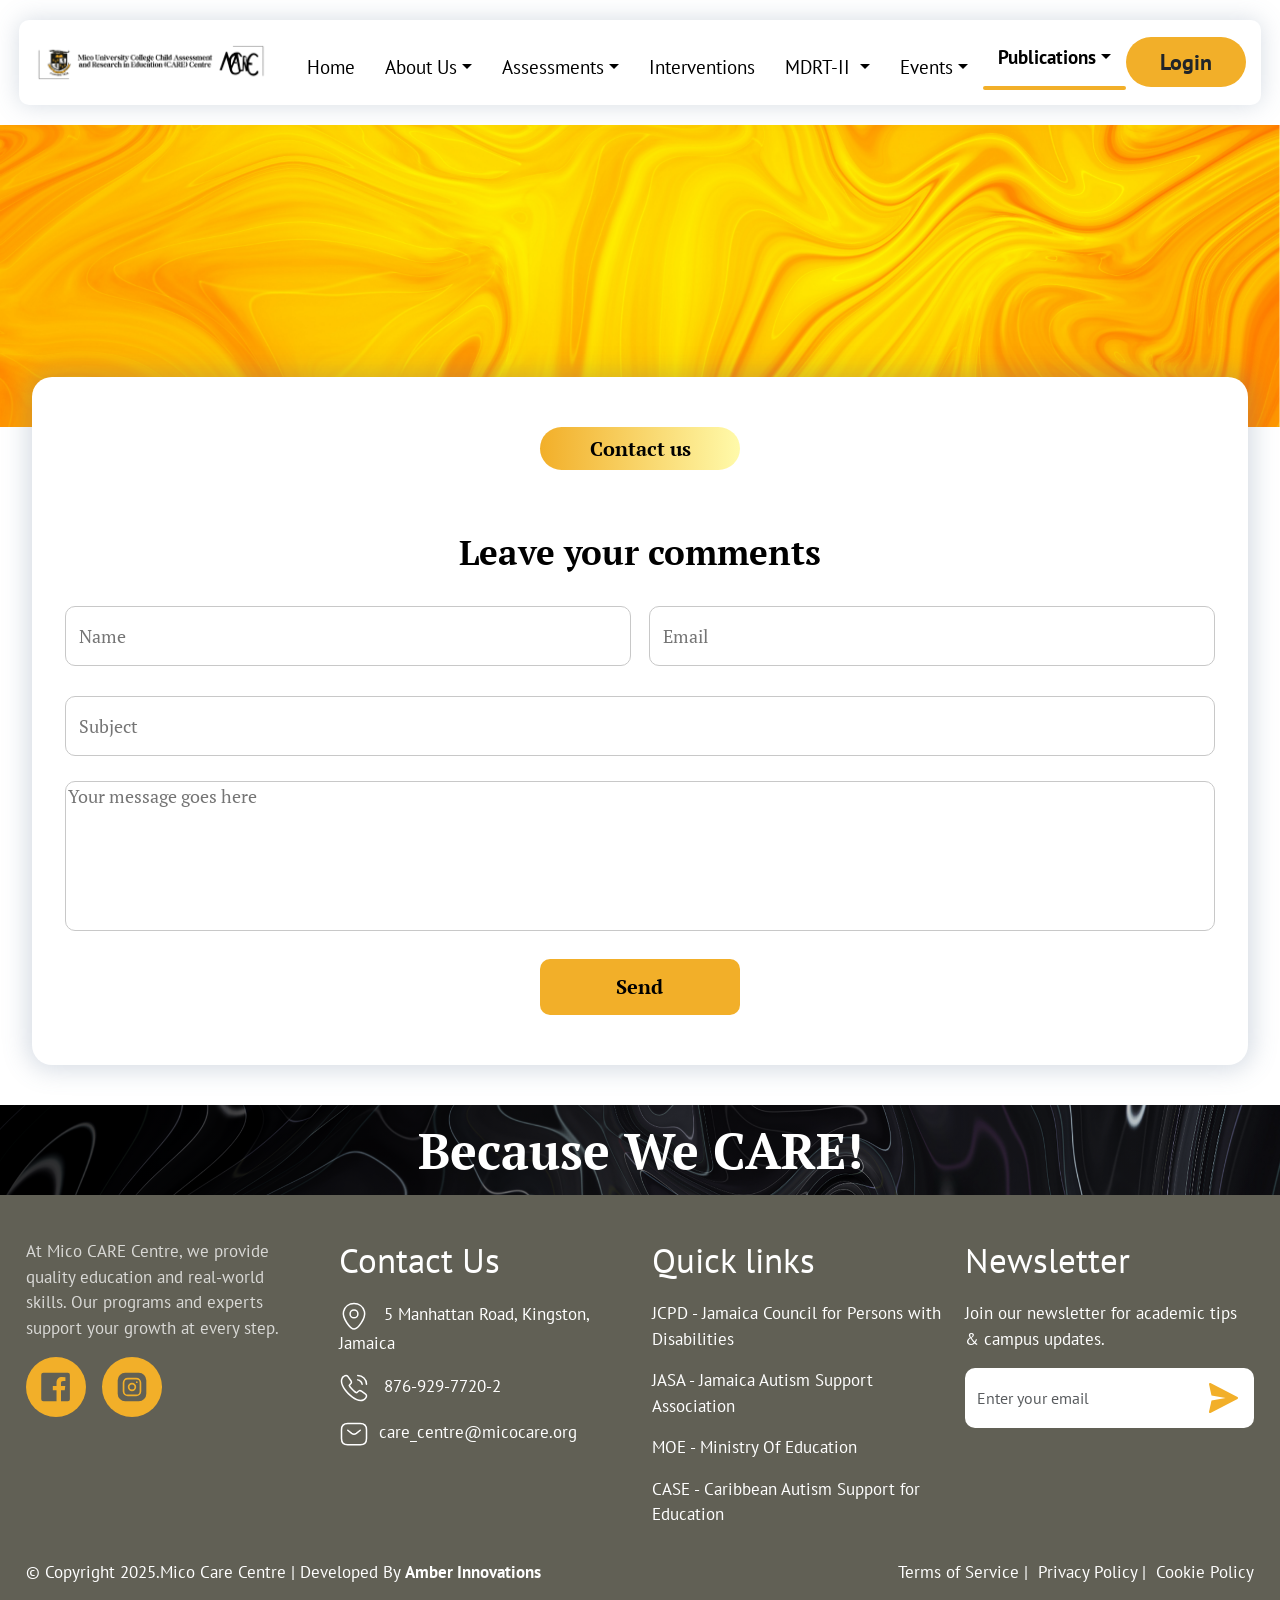
<file: contactus.html>
<!DOCTYPE html>
<html lang="en">
<head>
  <meta charset="UTF-8" />
  <meta name="viewport" content="width=device-width, initial-scale=1.0" />
  <title>The Mico University College Child Assessment and Research in Education (CARE) Centre</title>

  <!-- Bootstrap CSS -->
  <link href="https://cdn.jsdelivr.net/npm/bootstrap@5.3.3/dist/css/bootstrap.min.css" rel="stylesheet">
    <link rel="preconnect" href="https://fonts.googleapis.com">
<link rel="preconnect" href="https://fonts.gstatic.com" crossorigin>
<link href="https://fonts.googleapis.com/css2?family=PT+Sans:ital,wght@0,400;0,700;1,400;1,700&family=PT+Serif:ital,wght@0,400;0,700;1,400;1,700&display=swap" rel="stylesheet">
<link rel="stylesheet" href="https://cdn.jsdelivr.net/npm/bootstrap-icons@1.11.3/font/bootstrap-icons.css">
<!-- Your custom CSS -->
  <link rel="stylesheet" href="assets/css/style.css">
  <link rel="stylesheet" href="assets/css/contactus.css">
  <link rel="stylesheet" href="assets/css/popup.css">
</head>
<body>
  
  <div class="header" id="mainHeader">
        <nav class="navbar navbar-expand-lg ">
  <div class="container-fluid">
    <a class="navbar-brand" href="#">
        <img src="assets/images/header/mcare-logo.png" alt="mcare logo">
    </a>
    <button class="navbar-toggler" type="button" data-bs-toggle="collapse" data-bs-target="#navbarScroll" aria-controls="navbarScroll" aria-expanded="false" aria-label="Toggle navigation">
      <span class="navbar-toggler-icon"></span>
    </button>
    <div class="collapse navbar-collapse justify-content-center " id="navbarScroll">
      <ul class="navbar-nav me-auto my-2 my-lg-0 navbar-nav-scroll" style="--bs-scroll-height: 100px;">
        <li class="nav-item">
          <a class="nav-link" href="#">Home</a>
        </li>
        <li class="nav-item dropdown">           
          <a class="nav-link dropdown-toggle " href="#" role="button" data-bs-toggle="dropdown" aria-expanded="false">About Us</a>
           <ul class="dropdown-menu" aria-labelledby="navbarScrollingDropdown">
            <li><a class="dropdown-item" href="#">Services</a></li>
            <li><a class="dropdown-item" href="#">Clientele</a></li>            
            <li><a class="dropdown-item" href="#">Careers </a></li>
          </ul>
        </li>
        <li class="nav-item dropdown">
          <a class="nav-link dropdown-toggle" href="#"  role="button" data-bs-toggle="dropdown" aria-expanded="false">Assessments</a>
           <ul class="dropdown-menu" aria-labelledby="navbarScrollingDropdown">
            <li><a class="dropdown-item" href="#">Field assessments</a></li>
            <li><a class="dropdown-item" href="#">Psychoeducational Assessment</a></li>            
            <li><a class="dropdown-item" href="#">Speech and Language Assessment</a></li>
          </ul>
        </li>
        <li class="nav-item">
          <a class="nav-link" href="#">Interventions</a>
        </li>
        <li class="nav-item dropdown">
          <a class="nav-link dropdown-toggle" href="#" id="navbarScrollingDropdown" role="button" data-bs-toggle="dropdown" aria-expanded="false">
            MDRT-II
          </a>
          <ul class="dropdown-menu" aria-labelledby="navbarScrollingDropdown">
            <li><a class="dropdown-item" href="#">Registration</a></li>
            <li><a class="dropdown-item" href="#">Calendar of events</a></li>
          </ul>
        </li>
        <li class="nav-item dropdown">
          <a class="nav-link dropdown-toggle" href="#" id="navbarScrollingDropdown" role="button" data-bs-toggle="dropdown" aria-expanded="false">Events</a>
           <ul class="dropdown-menu" aria-labelledby="navbarScrollingDropdown">
                <li><a class="dropdown-item" href="#">Project and partnerships</a></li>
                <li><a class="dropdown-item" href="#">Conference</a></li>
                <li><a class="dropdown-item" href="#">Workshops</a></li>
          </ul>
        </li>
        <li class="nav-item dropdown active">
          <a class="nav-link dropdown-toggle" href="#" id="navbarScrollingDropdown" role="button" data-bs-toggle="dropdown" aria-expanded="false">Publications</a>
           <ul class="dropdown-menu" aria-labelledby="navbarScrollingDropdown">
                <li><a class="dropdown-item" href="#">Resource </a></li>
                <li><a class="dropdown-item" href="#">Research</a></li>
                <li><a class="dropdown-item" href="#">News release</a></li>
          </ul>
        </li>
        
      </ul>
      <div class="d-flex">        
        <button class="btn login">Login</button>
      </div>
    </div>
  </div>
</nav>

  </div>
  <div class="banner-aboutus">
   <div class="container-fluid">
     <div class="row">
        <div class="col-md-12 ">      
            <img src="assets/images/profile/profile_banner.png" alt="" class="mw-100">
        </div>
    </div>
   </div>
</div>
<div class="publication-container">
    <div class="container-fluid">
        <div class="row">
            <div class="col-md-12">
                <div id="contact-container">
                    <div class="contactus-title">Contact us</div>
                    <div class="comments-title-txt">Leave your comments</div>
                    <div class="contact-frm">
                        <div class="contactfrm-row">
                            <div class="frm-left">
                                <input type="text" name="" class="contactfrmTxtbox" placeholder="Name" >
                            </div>
                            <div class="frm-left">
                                <input type="text" name="" class="contactfrmTxtbox" placeholder="Email" >
                            </div>
                        </div>
                        <div class="contactfrm-row">
                            <input type="text" name="" class="subjectfrmTxtbox" placeholder="Subject" >    
                        </div>
                        <div class="contactfrm-row">
                            <textarea name="" class="commentsTxtarea" id="commentMsg" placeholder="Your message goes here"></textarea>
                        </div>
                        <div class="contactfrm-row">
                            <a href="javascript:;" title="" class="contact-submit-btn">Send</a>
                        </div>
                    <div class="clear-fix"></div>
                    </div>
                </div>
            </div>
        </div>
    </div>
</div> 

<div class="footer-top">
    <div class="row">
        <div class="col-md-12">
            <p>Because We CARE!</p>
        </div>
    </div>
</div>

<div class="footer-bottom">
    <div class="container-fluid">
        <div class="row">
            <div class="col-md-3">
                <p>At Mico CARE Centre, we provide quality education and real-world skills.
                Our programs and experts support your growth at every step.</p>
                <img src="assets/images/icons/footer/facebook.svg" alt=" "> <img src="assets/images/icons/footer/insta.svg" alt=" ">
              </div>
            <div class="col-md-3">
                <h4>Contact Us</h4>
                <p><img src="assets/images/icons/footer/location.svg" alt=" "> 5 Manhattan Road, Kingston, Jamaica</p>
                <p><img src="assets/images/icons/footer/phone.svg" alt=" "> 876-929-7720-2</p>
                <p><img src="assets/images/icons/footer/sms.svg" alt=" ">care_centre@micocare.org</p>
            </div>
            <div class="col-md-3">
                 <h4>Quick links</h4>
                <p>JCPD - Jamaica Council for Persons with Disabilities</p>
                <p>JASA - Jamaica Autism Support Association</p>
                <p>MOE - Ministry Of Education</p>
                <p>CASE - Caribbean Autism Support for Education</p>
            </div>
            <div class="col-md-3">
                  <h4>Newsletter</h4>
            
                <p>Join our newsletter for academic tips & campus updates.</p>
                <form>
                <div class="input-group custom-input">
                <input type="email" class="form-control" placeholder="Enter your email">
                <button type="submit"><img src="assets/images/icons/footer/mail.svg"></button>
                </form>
                </div>

            </div>
        </div>

        <div class="row mt-3">
            <div class="col-md-6">
                <p>© Copyright 2025.Mico Care Centre |  Developed By <strong>Amber Innovations</strong></p>
            </div>
            <div class="col-md-6 text-end">
                 <p><a href="#">Terms of Service</a>  | <a href="#">Privacy Policy</a>  | <a href="#">Cookie Policy</a></p>
            </div>
        </div>
    </div>

 <div class="md-modal md-effect-1" id="uploadProfile">
    <div class="md-content">
        <div class="popupHeading">Upload Profile</div>
        <div class="popTxt">
            <div class="successMsg">
                <div class="alert alert-success alert-dismissible" role="alert"></div>
            </div>
            <div class="errorMsg">
                <div class="alert alert-danger alert-dismissible" role="alert"></div>
            </div>
            <div class="popupImgupload">
                <img src="assets/images/profile/popup-upload-img.svg" class="popup-upload-icon" alt="">
                <div class="dropnoteTxt">Drop your image here, or browse</div>
                <div class="upload-support-text">Supports:JPG,PNG,JPEG</div>
            </div>
            
        </div>
        <a href="javascript:;" class="md-close" onClick="closePopup('uploadProfile')"><img src="assets/images/login/close.svg" alt=""></a>
    </div>
</div>
<div class="md-overlay"></div>
  <!-- Bootstrap JS Bundle (includes Popper) -->
  <script src="https://code.jquery.com/jquery-3.7.1.min.js"></script>
  <script src="https://cdn.jsdelivr.net/npm/bootstrap@5.3.3/dist/js/bootstrap.bundle.min.js"></script>

  <!-- Your custom JS -->
  <script src="assets/js/script.js"></script>
  <script type="text/javascript">
    function openPopup(popupId) {
        $('#' + popupId).addClass('md-show');
        $('.md-overlay').addClass('md-show');
    }

    function closePopup(popupId) {
        $('#' + popupId).removeClass('md-show');
        $('.md-overlay').removeClass('md-show');
    }
</script>
</body>
</html>
</file>
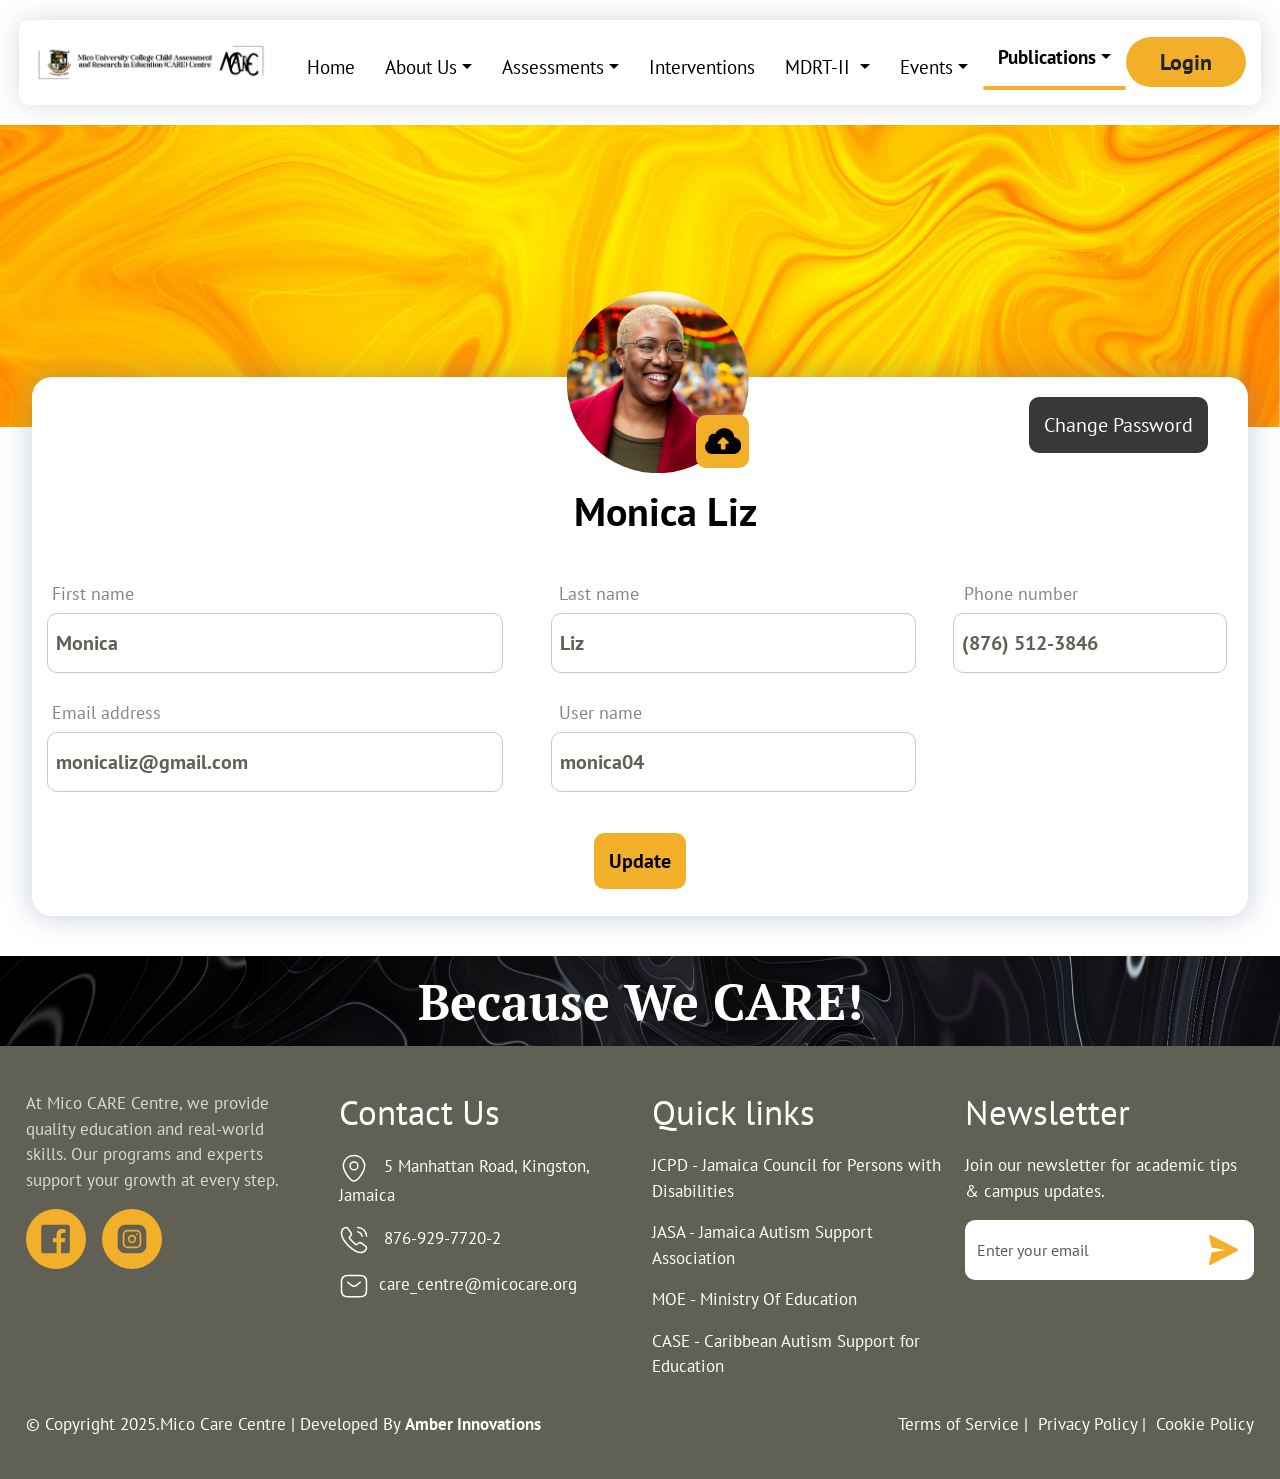
<file: edit-profile.html>
<!DOCTYPE html>
<html lang="en">
<head>
  <meta charset="UTF-8" />
  <meta name="viewport" content="width=device-width, initial-scale=1.0" />
  <title>The Mico University College Child Assessment and Research in Education (CARE) Centre</title>

  <!-- Bootstrap CSS -->
  <link href="https://cdn.jsdelivr.net/npm/bootstrap@5.3.3/dist/css/bootstrap.min.css" rel="stylesheet">
    <link rel="preconnect" href="https://fonts.googleapis.com">
<link rel="preconnect" href="https://fonts.gstatic.com" crossorigin>
<link href="https://fonts.googleapis.com/css2?family=PT+Sans:ital,wght@0,400;0,700;1,400;1,700&family=PT+Serif:ital,wght@0,400;0,700;1,400;1,700&display=swap" rel="stylesheet">
<link rel="stylesheet" href="https://cdn.jsdelivr.net/npm/bootstrap-icons@1.11.3/font/bootstrap-icons.css">
<!-- Your custom CSS -->
  <link rel="stylesheet" href="assets/css/style.css">
  <link rel="stylesheet" href="assets/css/editprofile.css">
  <link rel="stylesheet" href="assets/css/popup.css">
</head>
<body>
  
  <div class="header" id="mainHeader">
        <nav class="navbar navbar-expand-lg ">
  <div class="container-fluid">
    <a class="navbar-brand" href="#">
        <img src="assets/images/header/mcare-logo.png" alt="mcare logo">
    </a>
    <button class="navbar-toggler" type="button" data-bs-toggle="collapse" data-bs-target="#navbarScroll" aria-controls="navbarScroll" aria-expanded="false" aria-label="Toggle navigation">
      <span class="navbar-toggler-icon"></span>
    </button>
    <div class="collapse navbar-collapse justify-content-center " id="navbarScroll">
      <ul class="navbar-nav me-auto my-2 my-lg-0 navbar-nav-scroll" style="--bs-scroll-height: 100px;">
        <li class="nav-item">
          <a class="nav-link" href="#">Home</a>
        </li>
        <li class="nav-item dropdown">           
          <a class="nav-link dropdown-toggle " href="#" role="button" data-bs-toggle="dropdown" aria-expanded="false">About Us</a>
           <ul class="dropdown-menu" aria-labelledby="navbarScrollingDropdown">
            <li><a class="dropdown-item" href="#">Services</a></li>
            <li><a class="dropdown-item" href="#">Clientele</a></li>            
            <li><a class="dropdown-item" href="#">Careers </a></li>
          </ul>
        </li>
        <li class="nav-item dropdown">
          <a class="nav-link dropdown-toggle" href="#"  role="button" data-bs-toggle="dropdown" aria-expanded="false">Assessments</a>
           <ul class="dropdown-menu" aria-labelledby="navbarScrollingDropdown">
            <li><a class="dropdown-item" href="#">Field assessments</a></li>
            <li><a class="dropdown-item" href="#">Psychoeducational Assessment</a></li>            
            <li><a class="dropdown-item" href="#">Speech and Language Assessment</a></li>
          </ul>
        </li>
        <li class="nav-item">
          <a class="nav-link" href="#">Interventions</a>
        </li>
        <li class="nav-item dropdown">
          <a class="nav-link dropdown-toggle" href="#" id="navbarScrollingDropdown" role="button" data-bs-toggle="dropdown" aria-expanded="false">
            MDRT-II
          </a>
          <ul class="dropdown-menu" aria-labelledby="navbarScrollingDropdown">
            <li><a class="dropdown-item" href="#">Registration</a></li>
            <li><a class="dropdown-item" href="#">Calendar of events</a></li>
          </ul>
        </li>
        <li class="nav-item dropdown">
          <a class="nav-link dropdown-toggle" href="#" id="navbarScrollingDropdown" role="button" data-bs-toggle="dropdown" aria-expanded="false">Events</a>
           <ul class="dropdown-menu" aria-labelledby="navbarScrollingDropdown">
                <li><a class="dropdown-item" href="#">Project and partnerships</a></li>
                <li><a class="dropdown-item" href="#">Conference</a></li>
                <li><a class="dropdown-item" href="#">Workshops</a></li>
          </ul>
        </li>
        <li class="nav-item dropdown active">
          <a class="nav-link dropdown-toggle" href="#" id="navbarScrollingDropdown" role="button" data-bs-toggle="dropdown" aria-expanded="false">Publications</a>
           <ul class="dropdown-menu" aria-labelledby="navbarScrollingDropdown">
                <li><a class="dropdown-item" href="#">Resource </a></li>
                <li><a class="dropdown-item" href="#">Research</a></li>
                <li><a class="dropdown-item" href="#">News release</a></li>
          </ul>
        </li>
        
      </ul>
      <div class="d-flex">        
        <button class="btn login">Login</button>
      </div>
    </div>
  </div>
</nav>

  </div>
  <div class="banner-aboutus">
   <div class="container-fluid">
     <div class="row">
        <div class="col-md-12 ">      
            <img src="assets/images/profile/profile_banner.png" alt="" class="mw-100">
        </div>
    </div>
   </div>
</div>
<div class="publication-container">
    <div class="container-fluid">
        <div class="row">
            <div class="col-md-12">
                <div id="profile-container">
                    <div class="profile-image-div">
                        <img src="assets/images/profile/profile_Image.png" class="profile-img" alt="">
                        <a href="javascript:;" class="upload-link" onclick="openPopup('uploadProfile')">
                          <img src="assets/images/profile/profile_upload.png" class="upload-img" alt="">
                        </a>
                        <a href="javascript:;" class="change-password-btn">Change Password</a>
                    </div>
                    <div class="profie-name">
                        Monica Liz  
                    </div>
                    <div class="profile-details-div">
                        <div class="col-md-5">
                            <label>First name</label>
                            <input type="text" name="firstName" id="firstName" class="frmTxtbox" value="Monica">
                        </div>
                        <div class="col-md-4">
                            <label>Last name</label>
                            <input type="text" name="lastName" id="lastName" class="frmTxtbox" value="Liz">
                        </div>
                        <div class="col-md-3">
                            <label>Phone number</label>
                            <input type="text" name="phoneNumber" id="phoneNumber" class="frmTxtbox" value="(876) 512-3846">
                        </div>
                        <div class="col-md-5">
                            <label>Email address</label>
                            <input type="text" name="emailAddress" id="emailAddress" class="frmTxtbox" value="monicaliz@gmail.com">
                        </div>
                        <div class="col-md-4">
                            <label>User name</label>
                            <input type="text" name="userName" id="userName" class="frmTxtbox" value="monica04">
                        </div>
                        <div class="edit-profile-div">
                            <a href="javascript:;" class="edit-profile-btn">Update</a>
                        </div>
                        <div class="clear-fix"></div>
                    </div>
                </div>
            </div>
        </div>
    </div>
</div> 

<div class="footer-top">
    <div class="row">
        <div class="col-md-12">
            <p>Because We CARE!</p>
        </div>
    </div>
</div>

<div class="footer-bottom">
    <div class="container-fluid">
        <div class="row">
            <div class="col-md-3">
                <p>At Mico CARE Centre, we provide quality education and real-world skills.
                Our programs and experts support your growth at every step.</p>
                <img src="assets/images/icons/footer/facebook.svg" alt=" "> <img src="assets/images/icons/footer/insta.svg" alt=" ">
              </div>
            <div class="col-md-3">
                <h4>Contact Us</h4>
                <p><img src="assets/images/icons/footer/location.svg" alt=" "> 5 Manhattan Road, Kingston, Jamaica</p>
                <p><img src="assets/images/icons/footer/phone.svg" alt=" "> 876-929-7720-2</p>
                <p><img src="assets/images/icons/footer/sms.svg" alt=" ">care_centre@micocare.org</p>
            </div>
            <div class="col-md-3">
                 <h4>Quick links</h4>
                <p>JCPD - Jamaica Council for Persons with Disabilities</p>
                <p>JASA - Jamaica Autism Support Association</p>
                <p>MOE - Ministry Of Education</p>
                <p>CASE - Caribbean Autism Support for Education</p>
            </div>
            <div class="col-md-3">
                  <h4>Newsletter</h4>
            
                <p>Join our newsletter for academic tips & campus updates.</p>
                <form>
                <div class="input-group custom-input">
                <input type="email" class="form-control" placeholder="Enter your email">
                <button type="submit"><img src="assets/images/icons/footer/mail.svg"></button>
                </form>
                </div>

            </div>
        </div>

        <div class="row mt-3">
            <div class="col-md-6">
                <p>© Copyright 2025.Mico Care Centre |  Developed By <strong>Amber Innovations</strong></p>
            </div>
            <div class="col-md-6 text-end">
                 <p><a href="#">Terms of Service</a>  | <a href="#">Privacy Policy</a>  | <a href="#">Cookie Policy</a></p>
            </div>
        </div>
    </div>

 <div class="md-modal md-effect-1" id="uploadProfile">
    <div class="md-content">
        <div class="popupHeading">Upload Profile</div>
        <div class="popTxt">
            <div class="successMsg">
                <div class="alert alert-success alert-dismissible" role="alert"></div>
            </div>
            <div class="errorMsg">
                <div class="alert alert-danger alert-dismissible" role="alert"></div>
            </div>
            <div class="popupImgupload">
                <img src="assets/images/profile/popup-upload-img.svg" class="popup-upload-icon" alt="">
                <div class="dropnoteTxt">Drop your image here, or browse</div>
                <div class="upload-support-text">Supports:JPG,PNG,JPEG</div>
            </div>
            
        </div>
        <a href="javascript:;" class="md-close" onClick="closePopup('uploadProfile')"><img src="assets/images/login/close.svg" alt=""></a>
    </div>
</div>
<div class="md-overlay"></div>
  <!-- Bootstrap JS Bundle (includes Popper) -->
  <script src="https://code.jquery.com/jquery-3.7.1.min.js"></script>
  <script src="https://cdn.jsdelivr.net/npm/bootstrap@5.3.3/dist/js/bootstrap.bundle.min.js"></script>

  <!-- Your custom JS -->
  <script src="assets/js/script.js"></script>
  <script type="text/javascript">
    function openPopup(popupId) {
        $('#' + popupId).addClass('md-show');
        $('.md-overlay').addClass('md-show');
    }

    function closePopup(popupId) {
        $('#' + popupId).removeClass('md-show');
        $('.md-overlay').removeClass('md-show');
    }
</script>
</body>
</html>
</file>
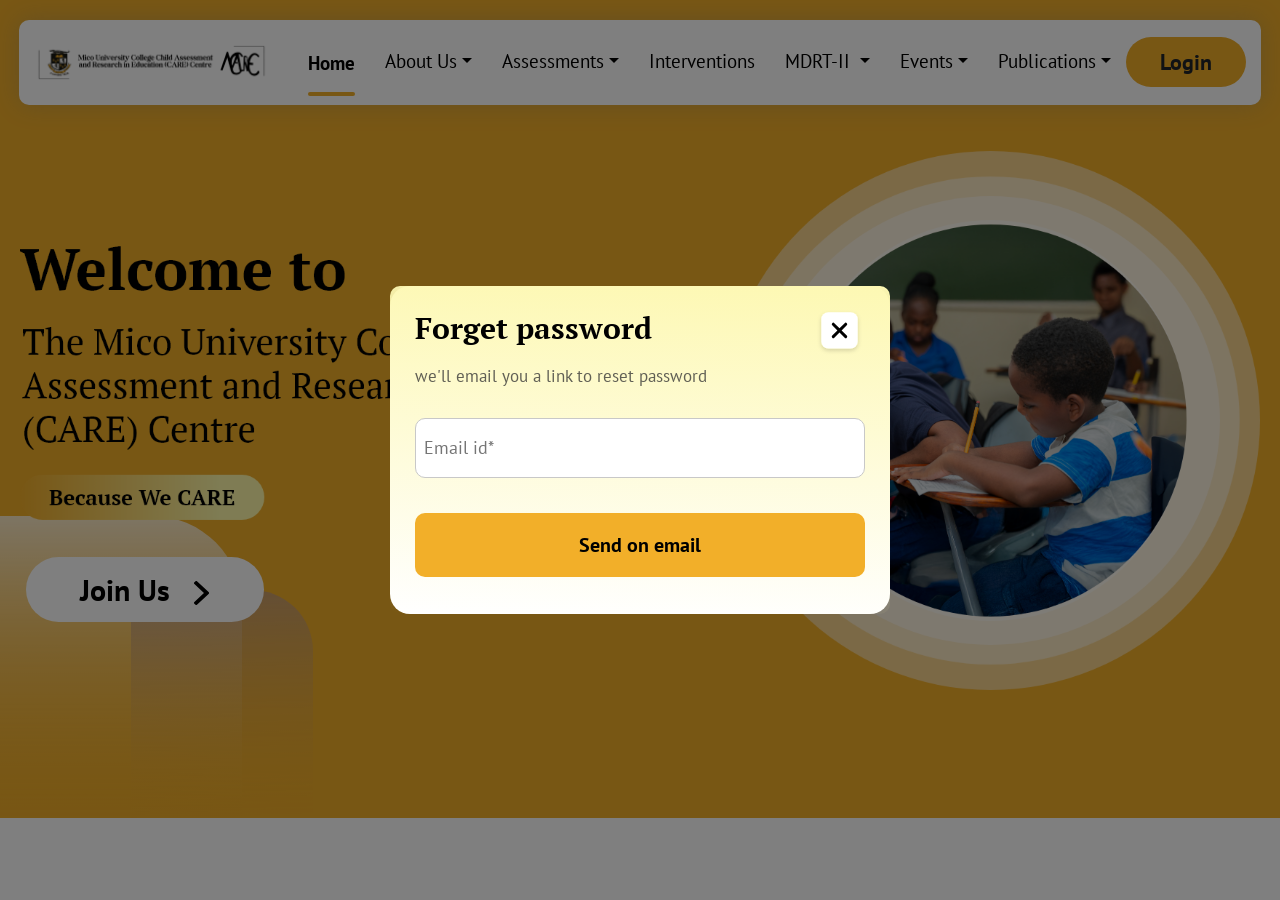
<file: forgot-password.html>
<!DOCTYPE html>
<html lang="en">
<head>
  <meta charset="UTF-8" />
  <meta name="viewport" content="width=device-width, initial-scale=1.0" />
  <title>The Mico University College Child Assessment and Research in Education (CARE) Centre</title>

  <!-- Bootstrap CSS -->
  <link href="https://cdn.jsdelivr.net/npm/bootstrap@5.3.3/dist/css/bootstrap.min.css" rel="stylesheet">
    <link rel="preconnect" href="https://fonts.googleapis.com">
<link rel="preconnect" href="https://fonts.gstatic.com" crossorigin>
<link href="https://fonts.googleapis.com/css2?family=PT+Sans:ital,wght@0,400;0,700;1,400;1,700&family=PT+Serif:ital,wght@0,400;0,700;1,400;1,700&display=swap" rel="stylesheet">
<link rel="stylesheet" href="https://cdn.jsdelivr.net/npm/bootstrap-icons@1.11.3/font/bootstrap-icons.css">
<!-- Your custom CSS -->
  <link rel="stylesheet" href="assets/css/style.css">
  <link rel="stylesheet" href="assets/css/home-style.css">
  <link rel="stylesheet" href="assets/css/popup.css">
  <link rel="stylesheet" href="assets/css/forgotPassword.css">
</head>
<body>
  
  <div class="header" id="mainHeader">
        <nav class="navbar navbar-expand-lg ">
  <div class="container-fluid">
    <a class="navbar-brand" href="#">
        <img src="assets/images/header/mcare-logo.png" alt="mcare logo">
    </a>
    <button class="navbar-toggler" type="button" data-bs-toggle="collapse" data-bs-target="#navbarScroll" aria-controls="navbarScroll" aria-expanded="false" aria-label="Toggle navigation">
      <span class="navbar-toggler-icon"></span>
    </button>
    <div class="collapse navbar-collapse justify-content-center " id="navbarScroll">
      <ul class="navbar-nav me-auto my-2 my-lg-0 navbar-nav-scroll" style="--bs-scroll-height: 100px;">
        <li class="nav-item">
          <a class="nav-link active" aria-current="page" href="#">Home</a>
        </li>
        <li class="nav-item dropdown">           
          <a class="nav-link dropdown-toggle" href="#"  role="button" data-bs-toggle="dropdown" aria-expanded="false">About Us</a>
           <ul class="dropdown-menu" aria-labelledby="navbarScrollingDropdown">
            <li><a class="dropdown-item" href="#">Services</a></li>
            <li><a class="dropdown-item" href="#">Clientele</a></li>            
            <li><a class="dropdown-item" href="#">Careers </a></li>
          </ul>
        </li>
        <li class="nav-item dropdown">
          <a class="nav-link dropdown-toggle" href="#"  role="button" data-bs-toggle="dropdown" aria-expanded="false">Assessments</a>
           <ul class="dropdown-menu" aria-labelledby="navbarScrollingDropdown">
            <li><a class="dropdown-item" href="#">Field assessments</a></li>
            <li><a class="dropdown-item" href="#">Psychoeducational Assessment</a></li>            
            <li><a class="dropdown-item" href="#">Speech and Language Assessment</a></li>
          </ul>
        </li>
        <li class="nav-item">
          <a class="nav-link" href="#">Interventions</a>
        </li>
        <li class="nav-item dropdown">
          <a class="nav-link dropdown-toggle" href="#" id="navbarScrollingDropdown" role="button" data-bs-toggle="dropdown" aria-expanded="false">
            MDRT-II
          </a>
          <ul class="dropdown-menu" aria-labelledby="navbarScrollingDropdown">
            <li><a class="dropdown-item" href="#">Registration</a></li>
            <li><a class="dropdown-item" href="#">Calendar of events</a></li>
          </ul>
        </li>
        <li class="nav-item dropdown">
          <a class="nav-link dropdown-toggle" href="#" id="navbarScrollingDropdown" role="button" data-bs-toggle="dropdown" aria-expanded="false">Events</a>
           <ul class="dropdown-menu" aria-labelledby="navbarScrollingDropdown">
                <li><a class="dropdown-item" href="#">Project and partnerships</a></li>
                <li><a class="dropdown-item" href="conference.html">Conference</a></li>
                <li><a class="dropdown-item" href="#">Workshops</a></li>
          </ul>
        </li>
        <li class="nav-item dropdown">
          <a class="nav-link dropdown-toggle" href="#" id="navbarScrollingDropdown" role="button" data-bs-toggle="dropdown" aria-expanded="false">Publications</a>
           <ul class="dropdown-menu" aria-labelledby="navbarScrollingDropdown">
                <li><a class="dropdown-item" href="#">Resource </a></li>
                <li><a class="dropdown-item" href="#">Research</a></li>
                <li><a class="dropdown-item" href="#">News release</a></li>
          </ul>
        </li>
        
      </ul>
      <div class="d-flex">        
        <button class="btn login" onclick="openPopup('loginPopup')">Login</button>
      </div>
    </div>
  </div>
</nav>

  </div>
  <div class="banner-home">
   <div class="container-fluid">
     <div class="row d-none">
        <div class="col-md-6 my-auto">
            <div class="ban-content">
            <h1>Welcome to </h1>
            <p>The Mico University College Child Assessment and Research in Education (CARE) Centre</p>
            <h2><a href="#">Because We CARE</a></h2>
            <h3><a href="#">Join Us <img src="assets/images/icons/home/arrow-right.svg" alt="" class="ms-3" ></a></h3>
            </div>
        </div>
        <div class="col-md-6">
            <img src="assets/images/home/hero.png" alt="" class="mw-100">
        </div>
    </div>
    <div class="row">
      <div class="col-md-12">
        <img src="assets/images/home/home-hero.png" alt="home-banner" class="mw-100">
        <div class="ban-content">
        <h3><a href="#">Join Us <img src="assets/images/icons/home/arrow-right.svg" alt="" class="ms-3" ></a></h3>
        </div>
      </div>
    </div>
   </div>
</div>
 
<div class="md-modal md-effect-1" id="loginPopup">
    <div class="md-content">
        <div class="popupHeading">Login</div>
        <div class="popTxt">
            <div class="successMsg">
                <div class="alert alert-success alert-dismissible" role="alert"></div>
            </div>
            <div class="errorMsg">
                <div class="alert alert-danger alert-dismissible" role="alert"></div>
            </div>
            <div class="frmPad">
                <input type="text" name="uname" id="uname" class="frmTxtbox" placeholder="Username">
            </div>
            <div class="frmPad">
                <input type="password" name="loginPass" id="loginPass" class="frmTxtbox" placeholder="Password">                
            </div>
            <div class="frmPad">
                <a href="javascript:;" class="forget-password-link">Forgot Password ?</a>                
            </div>
            <div class="form-btn-group">
                <button class="btn login login-btn" >Login</button>
            </div>
            <div class="frmPad">
                <span class="account-note-txt">Don't have an account? <a href="javascript:;" onclick="openPopup('registerPopup')" class="register-link-style" title="">Register</a></span>                
            </div>
        </div>
        <a href="javascript:;" class="md-close" onClick="closePopup('loginPopup')"><img src="assets/images/login/close.svg" alt=""></a>
    </div>
</div>
<div class="md-modal md-effect-1" id="forgotPassPopup">
    <div class="md-content">
        <div class="popupHeading">Forget password</div>
        <div class="reset-link-note">we'll email you a link to reset password</div>
        <div class="popTxt">
            <div class="successMsg">
                <div class="alert alert-success alert-dismissible" role="alert"></div>
            </div>
            <div class="errorMsg">
                <div class="alert alert-danger alert-dismissible" role="alert"></div>
            </div>            
            <div class="frmPad">
                <input type="text" name="forgotemail" id="forgotemail" class="frmTxtbox" placeholder="Email id*">
            </div>           
            <div class="form-btn-group">
                <button class="btn login login-btn" >Send on email</button>
            </div>
            
        </div>
        <a href="javascript:;" class="md-close" onClick="closePopup('forgotPassPopup')"><img src="assets/images/login/close.svg" alt=""></a>
    </div>
</div>
<div class="md-overlay"></div>
<!-- Bootstrap JS Bundle (includes Popper) -->
<script src="https://code.jquery.com/jquery-3.7.1.min.js"></script>
<script src="https://cdn.jsdelivr.net/npm/bootstrap@5.3.3/dist/js/bootstrap.bundle.min.js"></script>

<!-- Your custom JS -->
<script src="assets/js/script.js"></script>
<script type="text/javascript">
    openPopup('forgotPassPopup');
    function openPopup(popupId) {
        $('#' + popupId).addClass('md-show');
        $('.md-overlay').addClass('md-show');
    }

    function closePopup(popupId) {
        $('#' + popupId).removeClass('md-show');
        $('.md-overlay').removeClass('md-show');
    }
</script>
</body>
</html>
</file>
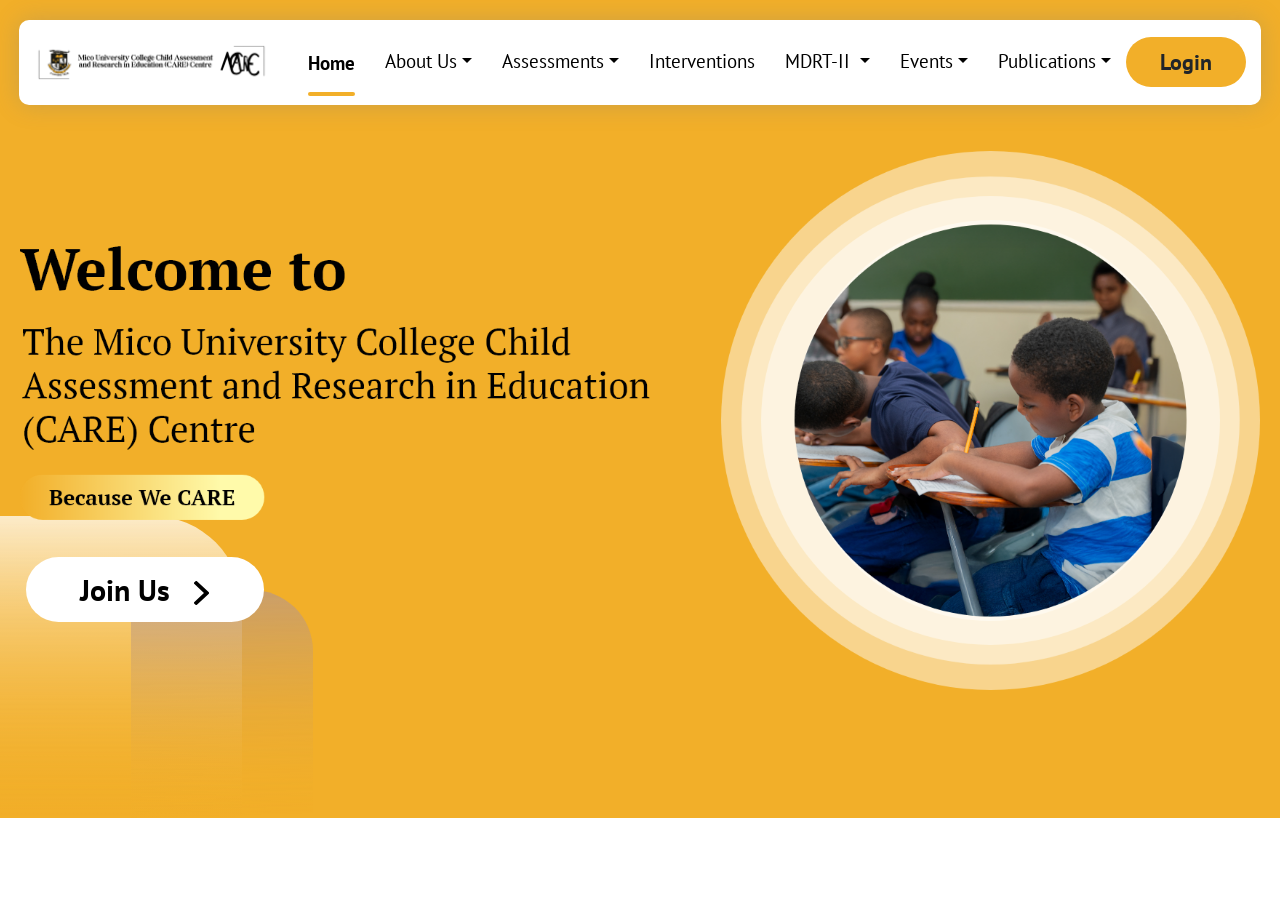
<file: login.html>
<!DOCTYPE html>
<html lang="en">
<head>
  <meta charset="UTF-8" />
  <meta name="viewport" content="width=device-width, initial-scale=1.0" />
  <title>The Mico University College Child Assessment and Research in Education (CARE) Centre</title>

  <!-- Bootstrap CSS -->
  <link href="https://cdn.jsdelivr.net/npm/bootstrap@5.3.3/dist/css/bootstrap.min.css" rel="stylesheet">
    <link rel="preconnect" href="https://fonts.googleapis.com">
<link rel="preconnect" href="https://fonts.gstatic.com" crossorigin>
<link href="https://fonts.googleapis.com/css2?family=PT+Sans:ital,wght@0,400;0,700;1,400;1,700&family=PT+Serif:ital,wght@0,400;0,700;1,400;1,700&display=swap" rel="stylesheet">
<link rel="stylesheet" href="https://cdn.jsdelivr.net/npm/bootstrap-icons@1.11.3/font/bootstrap-icons.css">
<!-- Your custom CSS -->
  <link rel="stylesheet" href="assets/css/style.css">
  <link rel="stylesheet" href="assets/css/home-style.css">
  <link rel="stylesheet" href="assets/css/popup.css">
  <link rel="stylesheet" href="assets/css/login.css">
</head>
<body>
  
  <div class="header" id="mainHeader">
        <nav class="navbar navbar-expand-lg ">
  <div class="container-fluid">
    <a class="navbar-brand" href="#">
        <img src="assets/images/header/mcare-logo.png" alt="mcare logo">
    </a>
    <button class="navbar-toggler" type="button" data-bs-toggle="collapse" data-bs-target="#navbarScroll" aria-controls="navbarScroll" aria-expanded="false" aria-label="Toggle navigation">
      <span class="navbar-toggler-icon"></span>
    </button>
    <div class="collapse navbar-collapse justify-content-center " id="navbarScroll">
      <ul class="navbar-nav me-auto my-2 my-lg-0 navbar-nav-scroll" style="--bs-scroll-height: 100px;">
        <li class="nav-item">
          <a class="nav-link active" aria-current="page" href="#">Home</a>
        </li>
        <li class="nav-item dropdown">           
          <a class="nav-link dropdown-toggle" href="#"  role="button" data-bs-toggle="dropdown" aria-expanded="false">About Us</a>
           <ul class="dropdown-menu" aria-labelledby="navbarScrollingDropdown">
            <li><a class="dropdown-item" href="#">Services</a></li>
            <li><a class="dropdown-item" href="#">Clientele</a></li>            
            <li><a class="dropdown-item" href="#">Careers </a></li>
          </ul>
        </li>
        <li class="nav-item dropdown">
          <a class="nav-link dropdown-toggle" href="#"  role="button" data-bs-toggle="dropdown" aria-expanded="false">Assessments</a>
           <ul class="dropdown-menu" aria-labelledby="navbarScrollingDropdown">
            <li><a class="dropdown-item" href="#">Field assessments</a></li>
            <li><a class="dropdown-item" href="#">Psychoeducational Assessment</a></li>            
            <li><a class="dropdown-item" href="#">Speech and Language Assessment</a></li>
          </ul>
        </li>
        <li class="nav-item">
          <a class="nav-link" href="#">Interventions</a>
        </li>
        <li class="nav-item dropdown">
          <a class="nav-link dropdown-toggle" href="#" id="navbarScrollingDropdown" role="button" data-bs-toggle="dropdown" aria-expanded="false">
            MDRT-II
          </a>
          <ul class="dropdown-menu" aria-labelledby="navbarScrollingDropdown">
            <li><a class="dropdown-item" href="#">Registration</a></li>
            <li><a class="dropdown-item" href="#">Calendar of events</a></li>
          </ul>
        </li>
        <li class="nav-item dropdown">
          <a class="nav-link dropdown-toggle" href="#" id="navbarScrollingDropdown" role="button" data-bs-toggle="dropdown" aria-expanded="false">Events</a>
           <ul class="dropdown-menu" aria-labelledby="navbarScrollingDropdown">
                <li><a class="dropdown-item" href="#">Project and partnerships</a></li>
                <li><a class="dropdown-item" href="conference.html">Conference</a></li>
                <li><a class="dropdown-item" href="#">Workshops</a></li>
          </ul>
        </li>
        <li class="nav-item dropdown">
          <a class="nav-link dropdown-toggle" href="#" id="navbarScrollingDropdown" role="button" data-bs-toggle="dropdown" aria-expanded="false">Publications</a>
           <ul class="dropdown-menu" aria-labelledby="navbarScrollingDropdown">
                <li><a class="dropdown-item" href="#">Resource </a></li>
                <li><a class="dropdown-item" href="#">Research</a></li>
                <li><a class="dropdown-item" href="#">News release</a></li>
          </ul>
        </li>
        
      </ul>
      <div class="d-flex">        
        <button class="btn login" onclick="openPopup('loginPopup')">Login</button>
      </div>
    </div>
  </div>
</nav>

  </div>
  <div class="banner-home">
   <div class="container-fluid">
     <div class="row d-none">
        <div class="col-md-6 my-auto">
            <div class="ban-content">
            <h1>Welcome to </h1>
            <p>The Mico University College Child Assessment and Research in Education (CARE) Centre</p>
            <h2><a href="#">Because We CARE</a></h2>
            <h3><a href="#">Join Us <img src="assets/images/icons/home/arrow-right.svg" alt="" class="ms-3" ></a></h3>
            </div>
        </div>
        <div class="col-md-6">
            <img src="assets/images/home/hero.png" alt="" class="mw-100">
        </div>
    </div>
    <div class="row">
      <div class="col-md-12">
        <img src="assets/images/home/home-hero.png" alt="home-banner" class="mw-100">
        <div class="ban-content">
        <h3><a href="#">Join Us <img src="assets/images/icons/home/arrow-right.svg" alt="" class="ms-3" ></a></h3>
        </div>
      </div>
    </div>
   </div>
</div>
 
<div class="md-modal md-effect-1" id="loginPopup">
    <div class="md-content">
        <div class="popupHeading">Login</div>
        <div class="popTxt">
            <div class="successMsg">
                <div class="alert alert-success alert-dismissible" role="alert"></div>
            </div>
            <div class="errorMsg">
                <div class="alert alert-danger alert-dismissible" role="alert"></div>
            </div>
            <div class="frmPad">
                <input type="text" name="uname" id="uname" class="frmTxtbox" placeholder="Username">
            </div>
            <div class="frmPad">
                <input type="password" name="loginPass" id="loginPass" class="frmTxtbox" placeholder="Password">                
            </div>
            <div class="frmPad">
                <a href="javascript:;" class="forget-password-link">Forgot Password ?</a>                
            </div>
            <div class="form-btn-group">
                <button class="btn login login-btn" >Login</button>
            </div>
            <div class="frmPad">
                <span class="account-note-txt">Don't have an account? <a href="javascript:;" onclick="openPopup('registerPopup')" class="register-link-style" title="">Register</a></span>                
            </div>
        </div>
        <a href="javascript:;" class="md-close" onClick="closePopup('loginPopup')"><img src="assets/images/login/close.svg" alt=""></a>
    </div>
</div>
<div class="md-modal md-effect-1" id="registerPopup">
    <div class="md-content">
        <div class="popupHeading">Register</div>
        <div class="popTxt">
            <div class="successMsg">
                <div class="alert alert-success alert-dismissible" role="alert"></div>
            </div>
            <div class="errorMsg">
                <div class="alert alert-danger alert-dismissible" role="alert"></div>
            </div>
            <div class="frmPad">
                <input type="text" name="uname" id="uname" class="frmTxtbox" placeholder="Username">
            </div>
            <div class="frmPad">
                <input type="password" name="loginPass" id="loginPass" class="frmTxtbox" placeholder="Password">                
            </div>
            <div class="frmPad">
                <a href="javascript:;" class="forget-password-link">Forgot Password ?</a>                
            </div>
            <div class="form-btn-group">
                <a href="javascript:;" class="login-btn" onClick="">Login</a>
            </div>
            <div class="frmPad">
                <span class="account-note-txt">Have an account? <a href="javascript:;" onclick="openPopup('loginPopup')" class="register-link-style" title="">Login</a></span>                
            </div>
        </div>
        <a href="javascript:;" class="md-close" onClick="closePopup('registerPopup')"><img src="assets/images/login/close.svg" alt=""></a>
    </div>
</div>
<div class="md-overlay"></div>
<!-- Bootstrap JS Bundle (includes Popper) -->
<script src="https://code.jquery.com/jquery-3.7.1.min.js"></script>
<script src="https://cdn.jsdelivr.net/npm/bootstrap@5.3.3/dist/js/bootstrap.bundle.min.js"></script>

<!-- Your custom JS -->
<script src="assets/js/script.js"></script>
<script type="text/javascript">
    function openPopup(popupId) {
        $('#' + popupId).addClass('md-show');
        $('.md-overlay').addClass('md-show');
    }

    function closePopup(popupId) {
        $('#' + popupId).removeClass('md-show');
        $('.md-overlay').removeClass('md-show');
    }
</script>
</body>
</html>
</file>
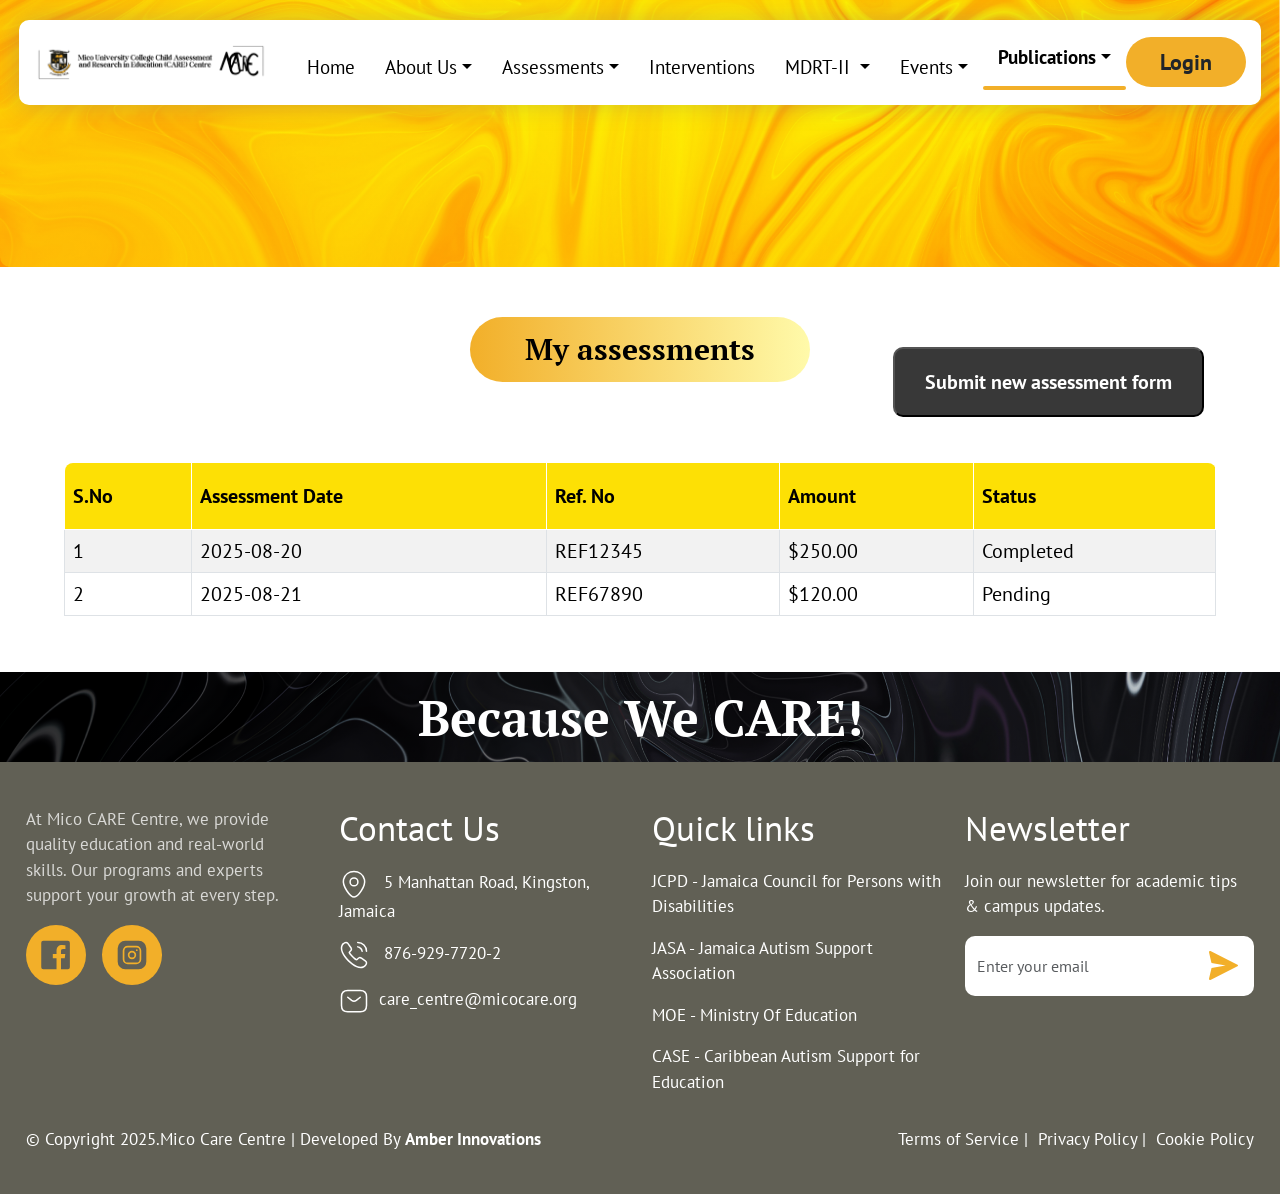
<file: myassessments.html>
<!DOCTYPE html>
<html lang="en">
<head>
  <meta charset="UTF-8" />
  <meta name="viewport" content="width=device-width, initial-scale=1.0" />
  <title>The Mico University College Child Assessment and Research in Education (CARE) Centre</title>

  <!-- Bootstrap CSS -->
  <link href="https://cdn.jsdelivr.net/npm/bootstrap@5.3.3/dist/css/bootstrap.min.css" rel="stylesheet">
    <link rel="preconnect" href="https://fonts.googleapis.com">
<link rel="preconnect" href="https://fonts.gstatic.com" crossorigin>
<link href="https://fonts.googleapis.com/css2?family=PT+Sans:ital,wght@0,400;0,700;1,400;1,700&family=PT+Serif:ital,wght@0,400;0,700;1,400;1,700&display=swap" rel="stylesheet">
<link rel="stylesheet" href="https://cdn.jsdelivr.net/npm/bootstrap-icons@1.11.3/font/bootstrap-icons.css">
<!-- Your custom CSS -->
  <link rel="stylesheet" href="assets/css/style.css">
  <link rel="stylesheet" href="assets/css/myassessments.css">
  <link rel="stylesheet" href="assets/css/popup.css">
</head>
<body>
  
  <div class="header" id="mainHeader">
        <nav class="navbar navbar-expand-lg ">
  <div class="container-fluid">
    <a class="navbar-brand" href="#">
        <img src="assets/images/header/mcare-logo.png" alt="mcare logo">
    </a>
    <button class="navbar-toggler" type="button" data-bs-toggle="collapse" data-bs-target="#navbarScroll" aria-controls="navbarScroll" aria-expanded="false" aria-label="Toggle navigation">
      <span class="navbar-toggler-icon"></span>
    </button>
    <div class="collapse navbar-collapse justify-content-center " id="navbarScroll">
      <ul class="navbar-nav me-auto my-2 my-lg-0 navbar-nav-scroll" style="--bs-scroll-height: 100px;">
        <li class="nav-item">
          <a class="nav-link" href="#">Home</a>
        </li>
        <li class="nav-item dropdown">           
          <a class="nav-link dropdown-toggle " href="#" role="button" data-bs-toggle="dropdown" aria-expanded="false">About Us</a>
           <ul class="dropdown-menu" aria-labelledby="navbarScrollingDropdown">
            <li><a class="dropdown-item" href="#">Services</a></li>
            <li><a class="dropdown-item" href="#">Clientele</a></li>            
            <li><a class="dropdown-item" href="#">Careers </a></li>
          </ul>
        </li>
        <li class="nav-item dropdown">
          <a class="nav-link dropdown-toggle" href="#"  role="button" data-bs-toggle="dropdown" aria-expanded="false">Assessments</a>
           <ul class="dropdown-menu" aria-labelledby="navbarScrollingDropdown">
            <li><a class="dropdown-item" href="#">Field assessments</a></li>
            <li><a class="dropdown-item" href="#">Psychoeducational Assessment</a></li>            
            <li><a class="dropdown-item" href="#">Speech and Language Assessment</a></li>
          </ul>
        </li>
        <li class="nav-item">
          <a class="nav-link" href="#">Interventions</a>
        </li>
        <li class="nav-item dropdown">
          <a class="nav-link dropdown-toggle" href="#" id="navbarScrollingDropdown" role="button" data-bs-toggle="dropdown" aria-expanded="false">
            MDRT-II
          </a>
          <ul class="dropdown-menu" aria-labelledby="navbarScrollingDropdown">
            <li><a class="dropdown-item" href="#">Registration</a></li>
            <li><a class="dropdown-item" href="#">Calendar of events</a></li>
          </ul>
        </li>
        <li class="nav-item dropdown">
          <a class="nav-link dropdown-toggle" href="#" id="navbarScrollingDropdown" role="button" data-bs-toggle="dropdown" aria-expanded="false">Events</a>
           <ul class="dropdown-menu" aria-labelledby="navbarScrollingDropdown">
                <li><a class="dropdown-item" href="#">Project and partnerships</a></li>
                <li><a class="dropdown-item" href="#">Conference</a></li>
                <li><a class="dropdown-item" href="#">Workshops</a></li>
          </ul>
        </li>
        <li class="nav-item dropdown active">
          <a class="nav-link dropdown-toggle" href="#" id="navbarScrollingDropdown" role="button" data-bs-toggle="dropdown" aria-expanded="false">Publications</a>
           <ul class="dropdown-menu" aria-labelledby="navbarScrollingDropdown">
                <li><a class="dropdown-item" href="#">Resource </a></li>
                <li><a class="dropdown-item" href="#">Research</a></li>
                <li><a class="dropdown-item" href="#">News release</a></li>
          </ul>
        </li>
        
      </ul>
      <div class="d-flex">        
        <button class="btn login">Login</button>
      </div>
    </div>
  </div>
</nav>

  </div>
  <div class="banner-myassessments">
   <div class="container-fluid">
     <div class="row">
        <div class="col-md-12 ">      
            <img src="assets/images/profile/profile_banner.png" alt="" class="mw-100">
        </div>
    </div>
   </div>
</div>
<div class="publication-container">
    <div class="container-fluid">
        <div class="row">
            <div class="col-md-12">
                <div id="myassessments-container">
                    <h4>My assessments</h4>  
                    <button class="new-assessment-btn">Submit new assessment form</button>
                    <div class="table-responsive d-flex justify-content-center">
                        <table class="table table-bordered table-striped table-hover align-middle w-90" id="assessments-table">
                        <thead>
                            <tr>
                                <th>S.No</th>
                                <th>Assessment Date</th>
                                <th>Ref. No</th>
                                <th>Amount</th>
                                <th>Status</th>
                            </tr>
                        </thead>
                        <tbody>
                            <tr>
                                <td>1</td>
                                <td>2025-08-20</td>
                                <td>REF12345</td>
                                <td>$250.00</td>
                                <td>Completed</td>
                            </tr>
                            <tr>
                                <td>2</td>
                                <td>2025-08-21</td>
                                <td>REF67890</td>
                                <td>$120.00</td>
                                <td>Pending</td>
                            </tr>                            
                        </tbody>
                        </table>
                    </div> 
                </div>
            </div>
        </div>
    </div>
</div> 
<div class="footer-top">
    <div class="row">
        <div class="col-md-12">
            <p>Because We CARE!</p>
        </div>
    </div>
</div>

<div class="footer-bottom">
    <div class="container-fluid">
        <div class="row">
            <div class="col-md-3">
                <p>At Mico CARE Centre, we provide quality education and real-world skills.
                Our programs and experts support your growth at every step.</p>
                <img src="assets/images/icons/footer/facebook.svg" alt=" "> <img src="assets/images/icons/footer/insta.svg" alt=" ">
              </div>
            <div class="col-md-3">
                <h4>Contact Us</h4>
                <p><img src="assets/images/icons/footer/location.svg" alt=" "> 5 Manhattan Road, Kingston, Jamaica</p>
                <p><img src="assets/images/icons/footer/phone.svg" alt=" "> 876-929-7720-2</p>
                <p><img src="assets/images/icons/footer/sms.svg" alt=" ">care_centre@micocare.org</p>
            </div>
            <div class="col-md-3">
                 <h4>Quick links</h4>
                <p>JCPD - Jamaica Council for Persons with Disabilities</p>
                <p>JASA - Jamaica Autism Support Association</p>
                <p>MOE - Ministry Of Education</p>
                <p>CASE - Caribbean Autism Support for Education</p>
            </div>
            <div class="col-md-3">
                  <h4>Newsletter</h4>
            
                <p>Join our newsletter for academic tips & campus updates.</p>
                <form>
                <div class="input-group custom-input">
                <input type="email" class="form-control" placeholder="Enter your email">
                <button type="submit"><img src="assets/images/icons/footer/mail.svg"></button>
                </form>
                </div>

            </div>
        </div>

        <div class="row mt-3">
            <div class="col-md-6">
                <p>© Copyright 2025.Mico Care Centre |  Developed By <strong>Amber Innovations</strong></p>
            </div>
            <div class="col-md-6 text-end">
                 <p><a href="#">Terms of Service</a>  | <a href="#">Privacy Policy</a>  | <a href="#">Cookie Policy</a></p>
            </div>
        </div>
    </div>


  <!-- Bootstrap JS Bundle (includes Popper) -->
  <script src="https://cdn.jsdelivr.net/npm/bootstrap@5.3.3/dist/js/bootstrap.bundle.min.js"></script>

  <!-- Your custom JS -->
  <script src="assets/js/script.js"></script>
  <script type="text/javascript">
    function openPopup(popupId) {
        $('#' + popupId).addClass('md-show');
        $('.md-overlay').addClass('md-show');
    }

    function closePopup(popupId) {
        $('#' + popupId).removeClass('md-show');
        $('.md-overlay').removeClass('md-show');
    }
</script>
</body>
</html>
</file>
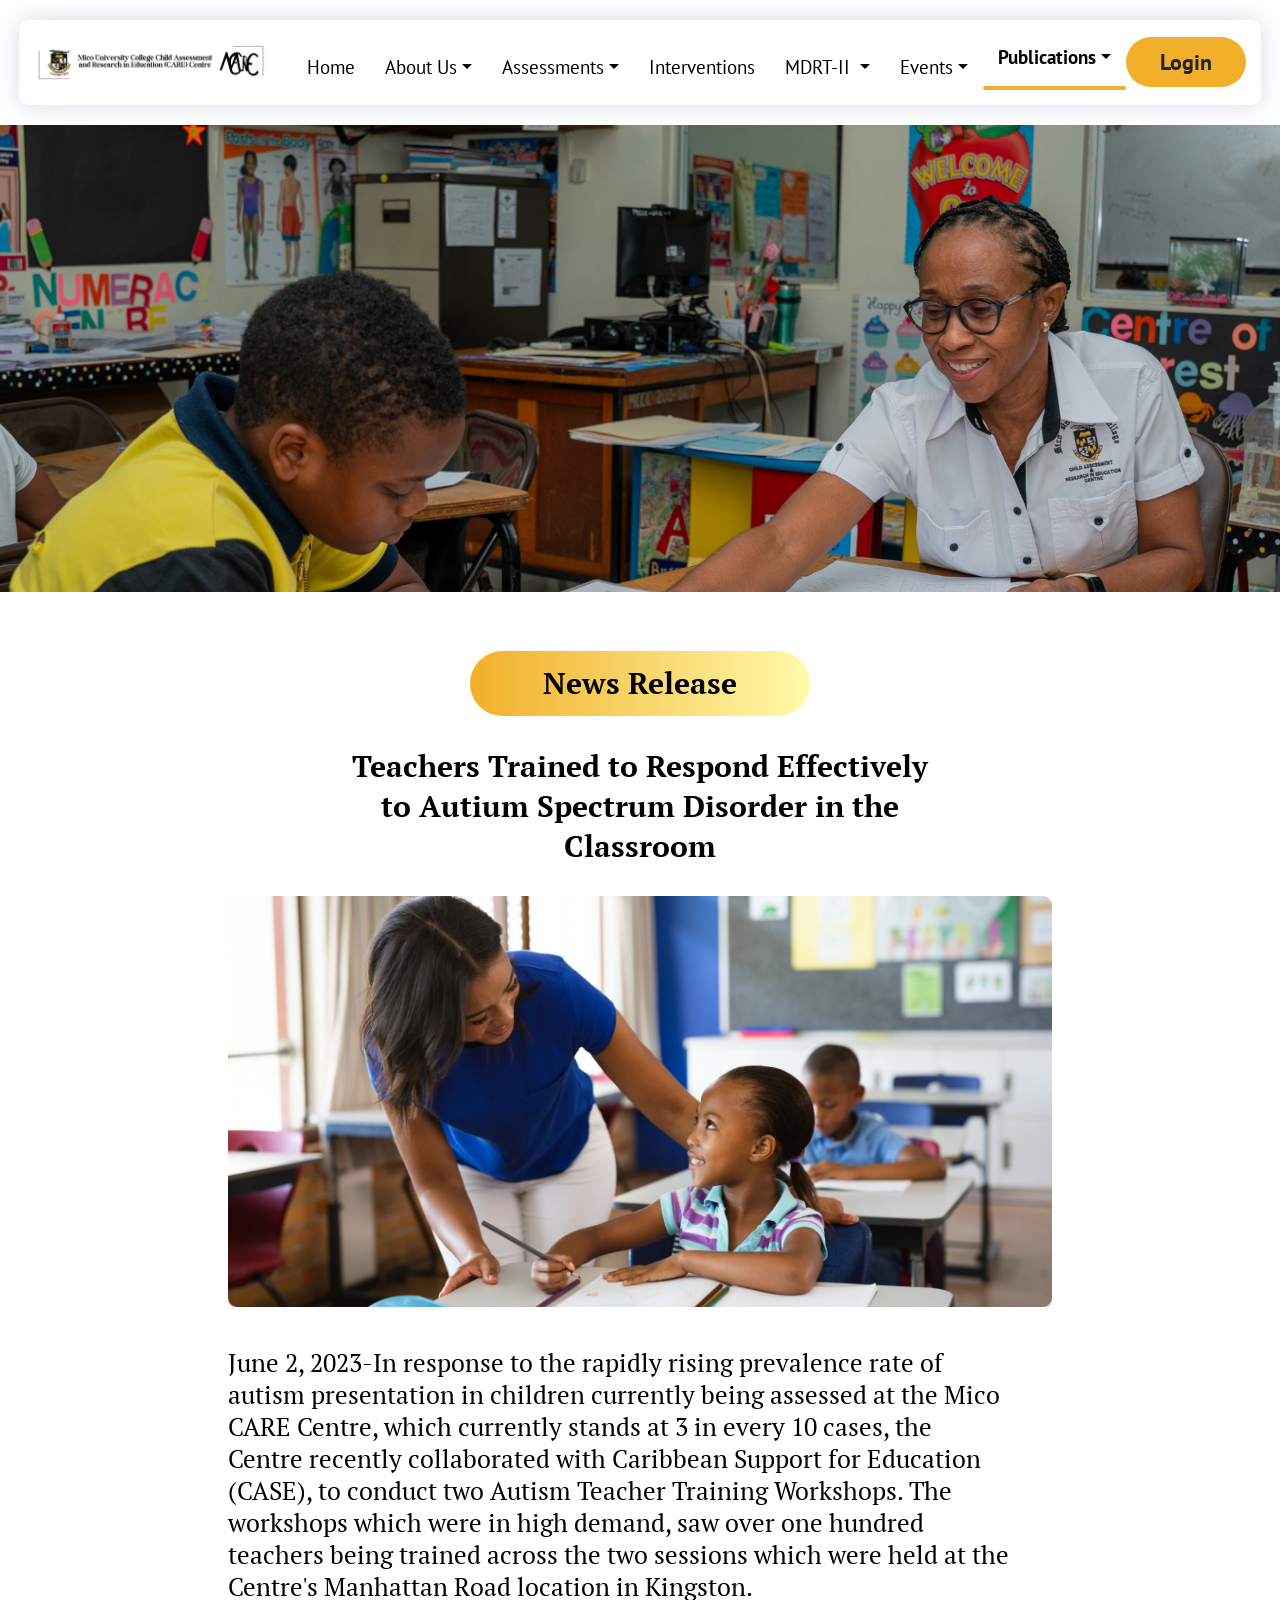
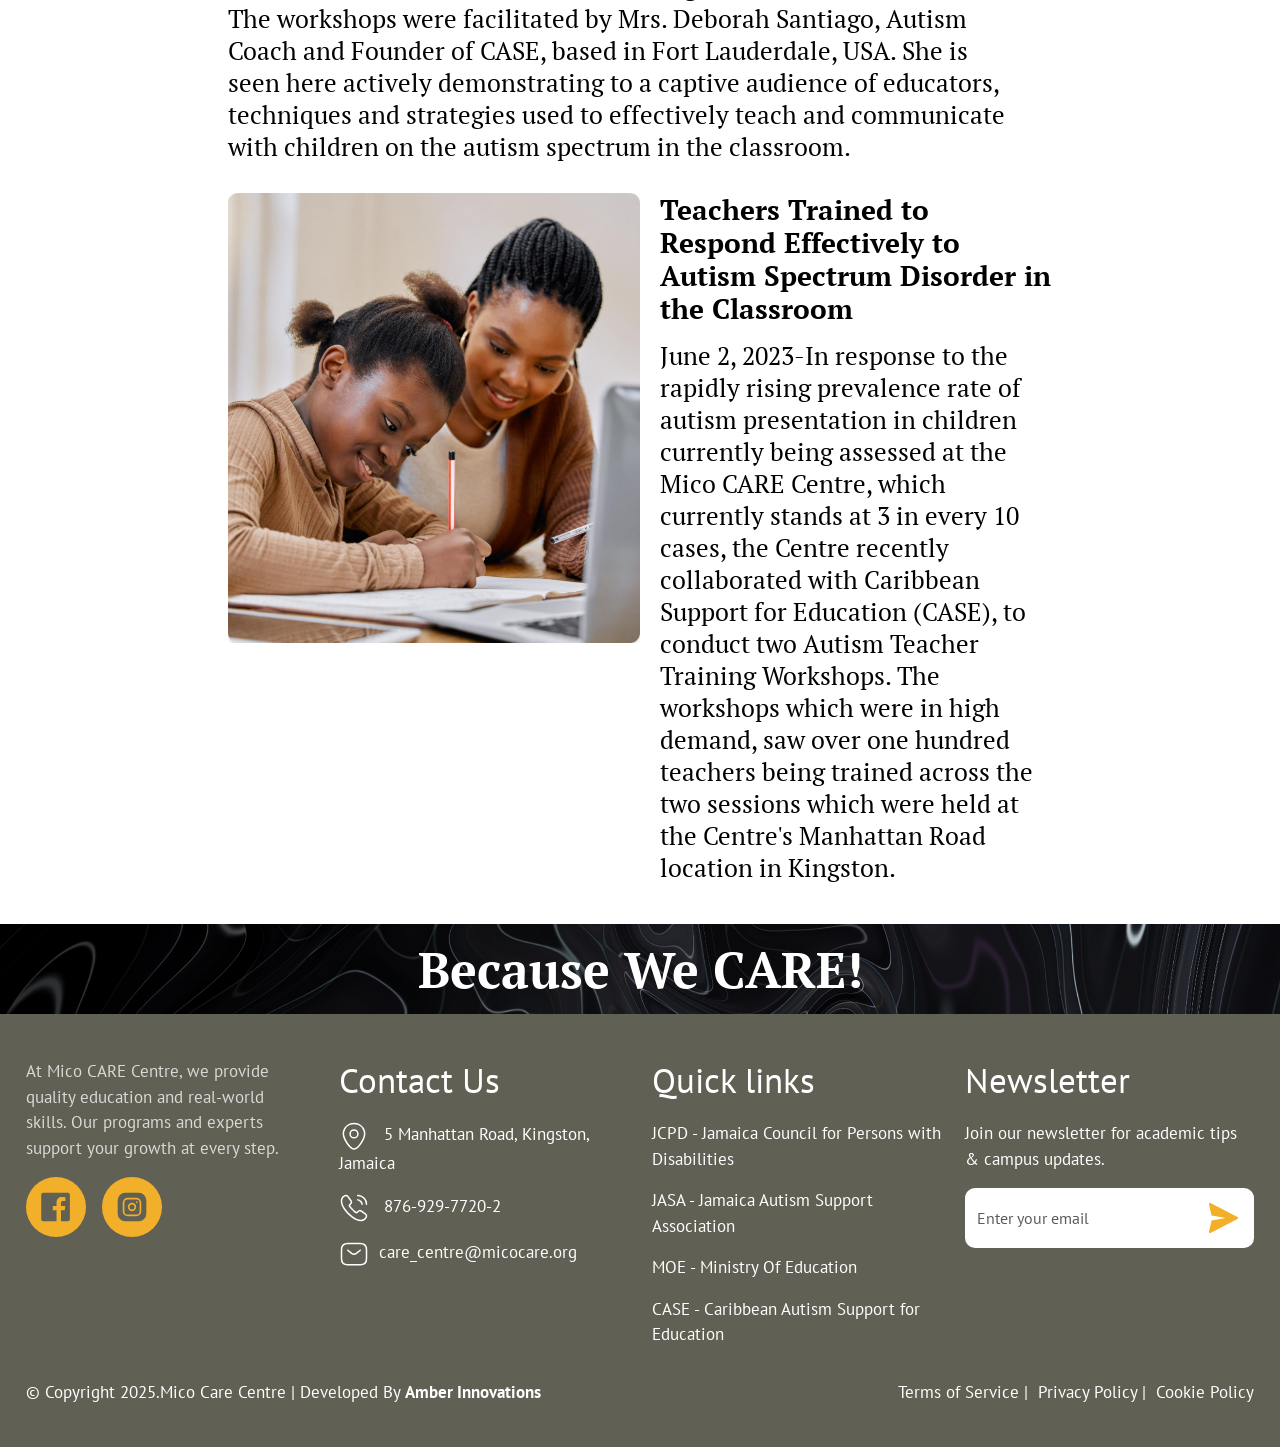
<file: news-release.html>
<!DOCTYPE html>
<html lang="en">
<head>
  <meta charset="UTF-8" />
  <meta name="viewport" content="width=device-width, initial-scale=1.0" />
  <title>The Mico University College Child Assessment and Research in Education (CARE) Centre</title>

  <!-- Bootstrap CSS -->
  <link href="https://cdn.jsdelivr.net/npm/bootstrap@5.3.3/dist/css/bootstrap.min.css" rel="stylesheet">
    <link rel="preconnect" href="https://fonts.googleapis.com">
<link rel="preconnect" href="https://fonts.gstatic.com" crossorigin>
<link href="https://fonts.googleapis.com/css2?family=PT+Sans:ital,wght@0,400;0,700;1,400;1,700&family=PT+Serif:ital,wght@0,400;0,700;1,400;1,700&display=swap" rel="stylesheet">
<link rel="stylesheet" href="https://cdn.jsdelivr.net/npm/bootstrap-icons@1.11.3/font/bootstrap-icons.css">
<!-- Your custom CSS -->
  <link rel="stylesheet" href="assets/css/style.css">
  <link rel="stylesheet" href="assets/css/newsrelease-style.css">
</head>
<body>
  
  <div class="header" id="mainHeader">
        <nav class="navbar navbar-expand-lg ">
  <div class="container-fluid">
    <a class="navbar-brand" href="#">
        <img src="assets/images/header/mcare-logo.png" alt="mcare logo">
    </a>
    <button class="navbar-toggler" type="button" data-bs-toggle="collapse" data-bs-target="#navbarScroll" aria-controls="navbarScroll" aria-expanded="false" aria-label="Toggle navigation">
      <span class="navbar-toggler-icon"></span>
    </button>
    <div class="collapse navbar-collapse justify-content-center " id="navbarScroll">
      <ul class="navbar-nav me-auto my-2 my-lg-0 navbar-nav-scroll" style="--bs-scroll-height: 100px;">
        <li class="nav-item">
          <a class="nav-link" href="#">Home</a>
        </li>
        <li class="nav-item dropdown">           
          <a class="nav-link dropdown-toggle " href="#" role="button" data-bs-toggle="dropdown" aria-expanded="false">About Us</a>
           <ul class="dropdown-menu" aria-labelledby="navbarScrollingDropdown">
            <li><a class="dropdown-item" href="#">Services</a></li>
            <li><a class="dropdown-item" href="#">Clientele</a></li>            
            <li><a class="dropdown-item" href="#">Careers </a></li>
          </ul>
        </li>
        <li class="nav-item dropdown">
          <a class="nav-link dropdown-toggle" href="#"  role="button" data-bs-toggle="dropdown" aria-expanded="false">Assessments</a>
           <ul class="dropdown-menu" aria-labelledby="navbarScrollingDropdown">
            <li><a class="dropdown-item" href="#">Field assessments</a></li>
            <li><a class="dropdown-item" href="#">Psychoeducational Assessment</a></li>            
            <li><a class="dropdown-item" href="#">Speech and Language Assessment</a></li>
          </ul>
        </li>
        <li class="nav-item">
          <a class="nav-link" href="#">Interventions</a>
        </li>
        <li class="nav-item dropdown">
          <a class="nav-link dropdown-toggle" href="#" id="navbarScrollingDropdown" role="button" data-bs-toggle="dropdown" aria-expanded="false">
            MDRT-II
          </a>
          <ul class="dropdown-menu" aria-labelledby="navbarScrollingDropdown">
            <li><a class="dropdown-item" href="#">Registration</a></li>
            <li><a class="dropdown-item" href="#">Calendar of events</a></li>
          </ul>
        </li>
        <li class="nav-item dropdown">
          <a class="nav-link dropdown-toggle" href="#" id="navbarScrollingDropdown" role="button" data-bs-toggle="dropdown" aria-expanded="false">Events</a>
           <ul class="dropdown-menu" aria-labelledby="navbarScrollingDropdown">
                <li><a class="dropdown-item" href="#">Project and partnerships</a></li>
                <li><a class="dropdown-item" href="#">Conference</a></li>
                <li><a class="dropdown-item" href="#">Workshops</a></li>
          </ul>
        </li>
        <li class="nav-item dropdown active">
          <a class="nav-link dropdown-toggle" href="#" id="navbarScrollingDropdown" role="button" data-bs-toggle="dropdown" aria-expanded="false">Publications</a>
           <ul class="dropdown-menu" aria-labelledby="navbarScrollingDropdown">
                <li><a class="dropdown-item" href="#">Resource </a></li>
                <li><a class="dropdown-item" href="#">Research</a></li>
                <li><a class="dropdown-item" href="#">News release</a></li>
          </ul>
        </li>
        
      </ul>
      <div class="d-flex">        
        <button class="btn login">Login</button>
      </div>
    </div>
  </div>
</nav>

  </div>
  <div class="banner-aboutus">
   <div class="container-fluid">
     <div class="row">
        <div class="col-md-12 ">      
            <img src="assets/images/aboutus/about-banner.png" alt="" class="mw-100">
        </div>
    </div>
   </div>
</div>
<div class="publication-container">
    <div class="container-fluid">
        <div class="row">
            <div class="col-md-12">
                <div id="newsrelease-container">
                    <h4>News Release</h4>
                    <div class="newsrelease-inner-title">
                        Teachers Trained to Respond Effectively to Autium Spectrum Disorder in the Classroom
                    </div>
                    <div class="newsrelease-inner-image1">
                        <img src="assets/images/publications/publication_news_release_img1.png" alt="">
                    </div>
                    <div class="newsrelease-inner-cnt1">
                        June 2, 2023-In response to the rapidly rising prevalence rate of autism presentation in children currently being assessed at the Mico CARE Centre, which currently stands at 3 in every 10 cases, the Centre recently collaborated with Caribbean Support for Education (CASE), to conduct two Autism Teacher Training Workshops. The workshops which were in high demand, saw over one hundred teachers being trained across the two sessions which were held at the Centre's Manhattan Road location in Kingston.<br> The workshops were facilitated by Mrs. Deborah Santiago, Autism Coach and Founder of CASE, based in Fort Lauderdale, USA. She is seen here actively demonstrating to a captive audience of educators, techniques and strategies used to effectively teach and communicate with children on the autism spectrum in the classroom.
                    </div>
                    <div class="newsrelease-cnt2">
                        <div class="newsrelease-cnt2-img">
                            <img src="assets/images/publications/publication_newsrelease_img2.png" alt="">
                        </div>
                        <div class="newsrelease-cnt2-para">
                            <div class="newsrelease-cnt2-title">
                                Teachers Trained to Respond Effectively to Autism Spectrum Disorder in the Classroom
                            </div>
                            <div class="newsrelease-cnt2-innerpara">
                                June 2, 2023-In response to the rapidly rising prevalence rate of autism presentation in children currently being assessed at the Mico CARE Centre, which currently stands at 3 in every 10 cases, the Centre recently collaborated with Caribbean Support for Education (CASE), to conduct two Autism Teacher Training Workshops. The workshops which were in high demand, saw over one hundred teachers being trained across the two sessions which were held at the Centre's Manhattan Road location in Kingston.
                            </div>
                        </div>
                    </div>
                </div>
            </div>
        </div>
    </div>
</div>


 
 

<div class="footer-top">
    <div class="row">
        <div class="col-md-12">
            <p>Because We CARE!</p>
        </div>
    </div>
</div>

<div class="footer-bottom">
    <div class="container-fluid">
        <div class="row">
            <div class="col-md-3">
                <p>At Mico CARE Centre, we provide quality education and real-world skills.
                Our programs and experts support your growth at every step.</p>
                <img src="assets/images/icons/footer/facebook.svg" alt=" "> <img src="assets/images/icons/footer/insta.svg" alt=" ">
              </div>
            <div class="col-md-3">
                <h4>Contact Us</h4>
                <p><img src="assets/images/icons/footer/location.svg" alt=" "> 5 Manhattan Road, Kingston, Jamaica</p>
                <p><img src="assets/images/icons/footer/phone.svg" alt=" "> 876-929-7720-2</p>
                <p><img src="assets/images/icons/footer/sms.svg" alt=" ">care_centre@micocare.org</p>
            </div>
            <div class="col-md-3">
                 <h4>Quick links</h4>
                <p>JCPD - Jamaica Council for Persons with Disabilities</p>
                <p>JASA - Jamaica Autism Support Association</p>
                <p>MOE - Ministry Of Education</p>
                <p>CASE - Caribbean Autism Support for Education</p>
            </div>
            <div class="col-md-3">
                  <h4>Newsletter</h4>
            
                <p>Join our newsletter for academic tips & campus updates.</p>
                <form>
                <div class="input-group custom-input">
                <input type="email" class="form-control" placeholder="Enter your email">
                <button type="submit"><img src="assets/images/icons/footer/mail.svg"></button>
                </form>
                </div>

            </div>
        </div>

        <div class="row mt-3">
            <div class="col-md-6">
                <p>© Copyright 2025.Mico Care Centre |  Developed By <strong>Amber Innovations</strong></p>
            </div>
            <div class="col-md-6 text-end">
                 <p><a href="#">Terms of Service</a>  | <a href="#">Privacy Policy</a>  | <a href="#">Cookie Policy</a></p>
            </div>
        </div>
    </div>
 
  <!-- Bootstrap JS Bundle (includes Popper) -->
  <script src="https://cdn.jsdelivr.net/npm/bootstrap@5.3.3/dist/js/bootstrap.bundle.min.js"></script>

  <!-- Your custom JS -->
  <script src="assets/js/script.js"></script>
</body>
</html>
</file>
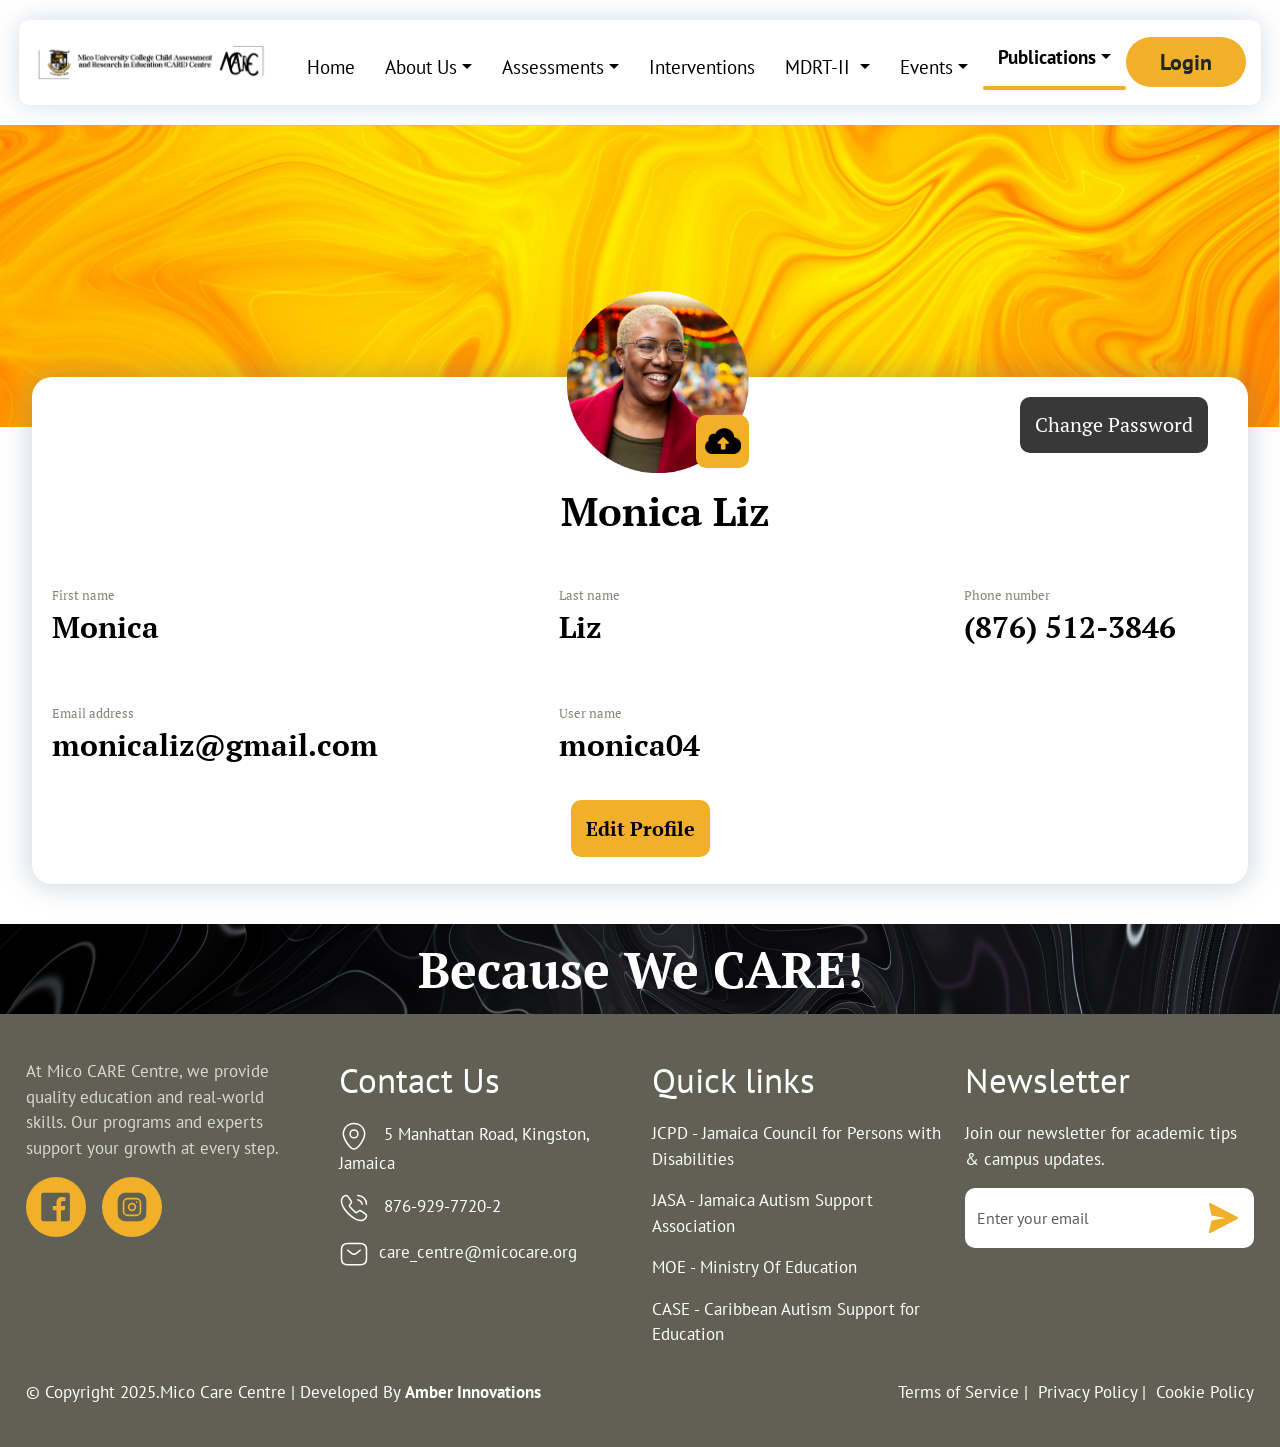
<file: profile.html>
<!DOCTYPE html>
<html lang="en">
<head>
  <meta charset="UTF-8" />
  <meta name="viewport" content="width=device-width, initial-scale=1.0" />
  <title>The Mico University College Child Assessment and Research in Education (CARE) Centre</title>

  <!-- Bootstrap CSS -->
  <link href="https://cdn.jsdelivr.net/npm/bootstrap@5.3.3/dist/css/bootstrap.min.css" rel="stylesheet">
    <link rel="preconnect" href="https://fonts.googleapis.com">
<link rel="preconnect" href="https://fonts.gstatic.com" crossorigin>
<link href="https://fonts.googleapis.com/css2?family=PT+Sans:ital,wght@0,400;0,700;1,400;1,700&family=PT+Serif:ital,wght@0,400;0,700;1,400;1,700&display=swap" rel="stylesheet">
<link rel="stylesheet" href="https://cdn.jsdelivr.net/npm/bootstrap-icons@1.11.3/font/bootstrap-icons.css">
<!-- Your custom CSS -->
  <link rel="stylesheet" href="assets/css/style.css">
  <link rel="stylesheet" href="assets/css/profile.css">
  <link rel="stylesheet" href="assets/css/popup.css">
</head>
<body>
  
  <div class="header" id="mainHeader">
        <nav class="navbar navbar-expand-lg ">
  <div class="container-fluid">
    <a class="navbar-brand" href="#">
        <img src="assets/images/header/mcare-logo.png" alt="mcare logo">
    </a>
    <button class="navbar-toggler" type="button" data-bs-toggle="collapse" data-bs-target="#navbarScroll" aria-controls="navbarScroll" aria-expanded="false" aria-label="Toggle navigation">
      <span class="navbar-toggler-icon"></span>
    </button>
    <div class="collapse navbar-collapse justify-content-center " id="navbarScroll">
      <ul class="navbar-nav me-auto my-2 my-lg-0 navbar-nav-scroll" style="--bs-scroll-height: 100px;">
        <li class="nav-item">
          <a class="nav-link" href="#">Home</a>
        </li>
        <li class="nav-item dropdown">           
          <a class="nav-link dropdown-toggle " href="#" role="button" data-bs-toggle="dropdown" aria-expanded="false">About Us</a>
           <ul class="dropdown-menu" aria-labelledby="navbarScrollingDropdown">
            <li><a class="dropdown-item" href="#">Services</a></li>
            <li><a class="dropdown-item" href="#">Clientele</a></li>            
            <li><a class="dropdown-item" href="#">Careers </a></li>
          </ul>
        </li>
        <li class="nav-item dropdown">
          <a class="nav-link dropdown-toggle" href="#"  role="button" data-bs-toggle="dropdown" aria-expanded="false">Assessments</a>
           <ul class="dropdown-menu" aria-labelledby="navbarScrollingDropdown">
            <li><a class="dropdown-item" href="#">Field assessments</a></li>
            <li><a class="dropdown-item" href="#">Psychoeducational Assessment</a></li>            
            <li><a class="dropdown-item" href="#">Speech and Language Assessment</a></li>
          </ul>
        </li>
        <li class="nav-item">
          <a class="nav-link" href="#">Interventions</a>
        </li>
        <li class="nav-item dropdown">
          <a class="nav-link dropdown-toggle" href="#" id="navbarScrollingDropdown" role="button" data-bs-toggle="dropdown" aria-expanded="false">
            MDRT-II
          </a>
          <ul class="dropdown-menu" aria-labelledby="navbarScrollingDropdown">
            <li><a class="dropdown-item" href="#">Registration</a></li>
            <li><a class="dropdown-item" href="#">Calendar of events</a></li>
          </ul>
        </li>
        <li class="nav-item dropdown">
          <a class="nav-link dropdown-toggle" href="#" id="navbarScrollingDropdown" role="button" data-bs-toggle="dropdown" aria-expanded="false">Events</a>
           <ul class="dropdown-menu" aria-labelledby="navbarScrollingDropdown">
                <li><a class="dropdown-item" href="#">Project and partnerships</a></li>
                <li><a class="dropdown-item" href="#">Conference</a></li>
                <li><a class="dropdown-item" href="#">Workshops</a></li>
          </ul>
        </li>
        <li class="nav-item dropdown active">
          <a class="nav-link dropdown-toggle" href="#" id="navbarScrollingDropdown" role="button" data-bs-toggle="dropdown" aria-expanded="false">Publications</a>
           <ul class="dropdown-menu" aria-labelledby="navbarScrollingDropdown">
                <li><a class="dropdown-item" href="#">Resource </a></li>
                <li><a class="dropdown-item" href="#">Research</a></li>
                <li><a class="dropdown-item" href="#">News release</a></li>
          </ul>
        </li>
        
      </ul>
      <div class="d-flex">        
        <button class="btn login">Login</button>
      </div>
    </div>
  </div>
</nav>

  </div>
  <div class="banner-aboutus">
   <div class="container-fluid">
     <div class="row">
        <div class="col-md-12 ">      
            <img src="assets/images/profile/profile_banner.png" alt="" class="mw-100">
        </div>
    </div>
   </div>
</div>
<div class="publication-container">
    <div class="container-fluid">
        <div class="row">
            <div class="col-md-12">
                <div id="profile-container">
                    <div class="profile-image-div">
                        <img src="assets/images/profile/profile_Image.png" class="profile-img" alt="">
                        <a href="javascript:;" class="upload-link" onclick="openPopup('uploadProfile')">
                          <img src="assets/images/profile/profile_upload.png" class="upload-img" alt="">
                        </a>
                        <a href="javascript:;" class="change-password-btn">Change Password</a>
                    </div>
                    <div class="profie-name">
                        Monica Liz  
                    </div>
                    <div class="profile-details-div">
                        <div class="col-md-5">
                            <label>First name</label>
                            <div class="profile-desc">Monica</div>
                        </div>
                        <div class="col-md-4">
                            <label>Last name</label>
                            <div class="profile-desc">Liz</div>
                        </div>
                        <div class="col-md-3">
                            <label>Phone number</label>
                            <div class="profile-desc">(876) 512-3846</div>
                        </div>
                        <div class="col-md-5">
                            <label>Email address</label>
                            <div class="profile-desc">monicaliz@gmail.com</div>
                        </div>
                        <div class="col-md-4">
                            <label>User name</label>
                            <div class="profile-desc">monica04</div>
                        </div>
                        <div class="edit-profile-div">
                            <a href="javascript:;" class="edit-profile-btn">Edit Profile</a>
                        </div>
                        <div class="clear-fix"></div>
                    </div>
                </div>
            </div>
        </div>
    </div>
</div> 

<div class="footer-top">
    <div class="row">
        <div class="col-md-12">
            <p>Because We CARE!</p>
        </div>
    </div>
</div>

<div class="footer-bottom">
    <div class="container-fluid">
        <div class="row">
            <div class="col-md-3">
                <p>At Mico CARE Centre, we provide quality education and real-world skills.
                Our programs and experts support your growth at every step.</p>
                <img src="assets/images/icons/footer/facebook.svg" alt=" "> <img src="assets/images/icons/footer/insta.svg" alt=" ">
              </div>
            <div class="col-md-3">
                <h4>Contact Us</h4>
                <p><img src="assets/images/icons/footer/location.svg" alt=" "> 5 Manhattan Road, Kingston, Jamaica</p>
                <p><img src="assets/images/icons/footer/phone.svg" alt=" "> 876-929-7720-2</p>
                <p><img src="assets/images/icons/footer/sms.svg" alt=" ">care_centre@micocare.org</p>
            </div>
            <div class="col-md-3">
                 <h4>Quick links</h4>
                <p>JCPD - Jamaica Council for Persons with Disabilities</p>
                <p>JASA - Jamaica Autism Support Association</p>
                <p>MOE - Ministry Of Education</p>
                <p>CASE - Caribbean Autism Support for Education</p>
            </div>
            <div class="col-md-3">
                  <h4>Newsletter</h4>
            
                <p>Join our newsletter for academic tips & campus updates.</p>
                <form>
                <div class="input-group custom-input">
                <input type="email" class="form-control" placeholder="Enter your email">
                <button type="submit"><img src="assets/images/icons/footer/mail.svg"></button>
                </form>
                </div>

            </div>
        </div>

        <div class="row mt-3">
            <div class="col-md-6">
                <p>© Copyright 2025.Mico Care Centre |  Developed By <strong>Amber Innovations</strong></p>
            </div>
            <div class="col-md-6 text-end">
                 <p><a href="#">Terms of Service</a>  | <a href="#">Privacy Policy</a>  | <a href="#">Cookie Policy</a></p>
            </div>
        </div>
    </div>

 <div class="md-modal md-effect-1" id="uploadProfile">
    <div class="md-content">
        <div class="popupHeading">Upload Profile</div>
        <div class="popTxt">
            <div class="successMsg">
                <div class="alert alert-success alert-dismissible" role="alert"></div>
            </div>
            <div class="errorMsg">
                <div class="alert alert-danger alert-dismissible" role="alert"></div>
            </div>
            <div class="popupImgupload">
                <img src="assets/images/profile/popup-upload-img.svg" class="popup-upload-icon" alt="">
                <div class="dropnoteTxt">Drop your image here, or browse</div>
                <div class="upload-support-text">Supports:JPG,PNG,JPEG</div>
            </div>
            
        </div>
        <a href="javascript:;" class="md-close" onClick="closePopup('uploadProfile')"><img src="assets/images/login/close.svg" alt=""></a>
    </div>
</div>
<div class="md-overlay"></div>
  <!-- Bootstrap JS Bundle (includes Popper) -->
  <script src="https://code.jquery.com/jquery-3.7.1.min.js"></script>
  <script src="https://cdn.jsdelivr.net/npm/bootstrap@5.3.3/dist/js/bootstrap.bundle.min.js"></script>

  <!-- Your custom JS -->
  <script src="assets/js/script.js"></script>
  <script type="text/javascript">
    function openPopup(popupId) {
        $('#' + popupId).addClass('md-show');
        $('.md-overlay').addClass('md-show');
    }

    function closePopup(popupId) {
        $('#' + popupId).removeClass('md-show');
        $('.md-overlay').removeClass('md-show');
    }
</script>
</body>
</html>
</file>
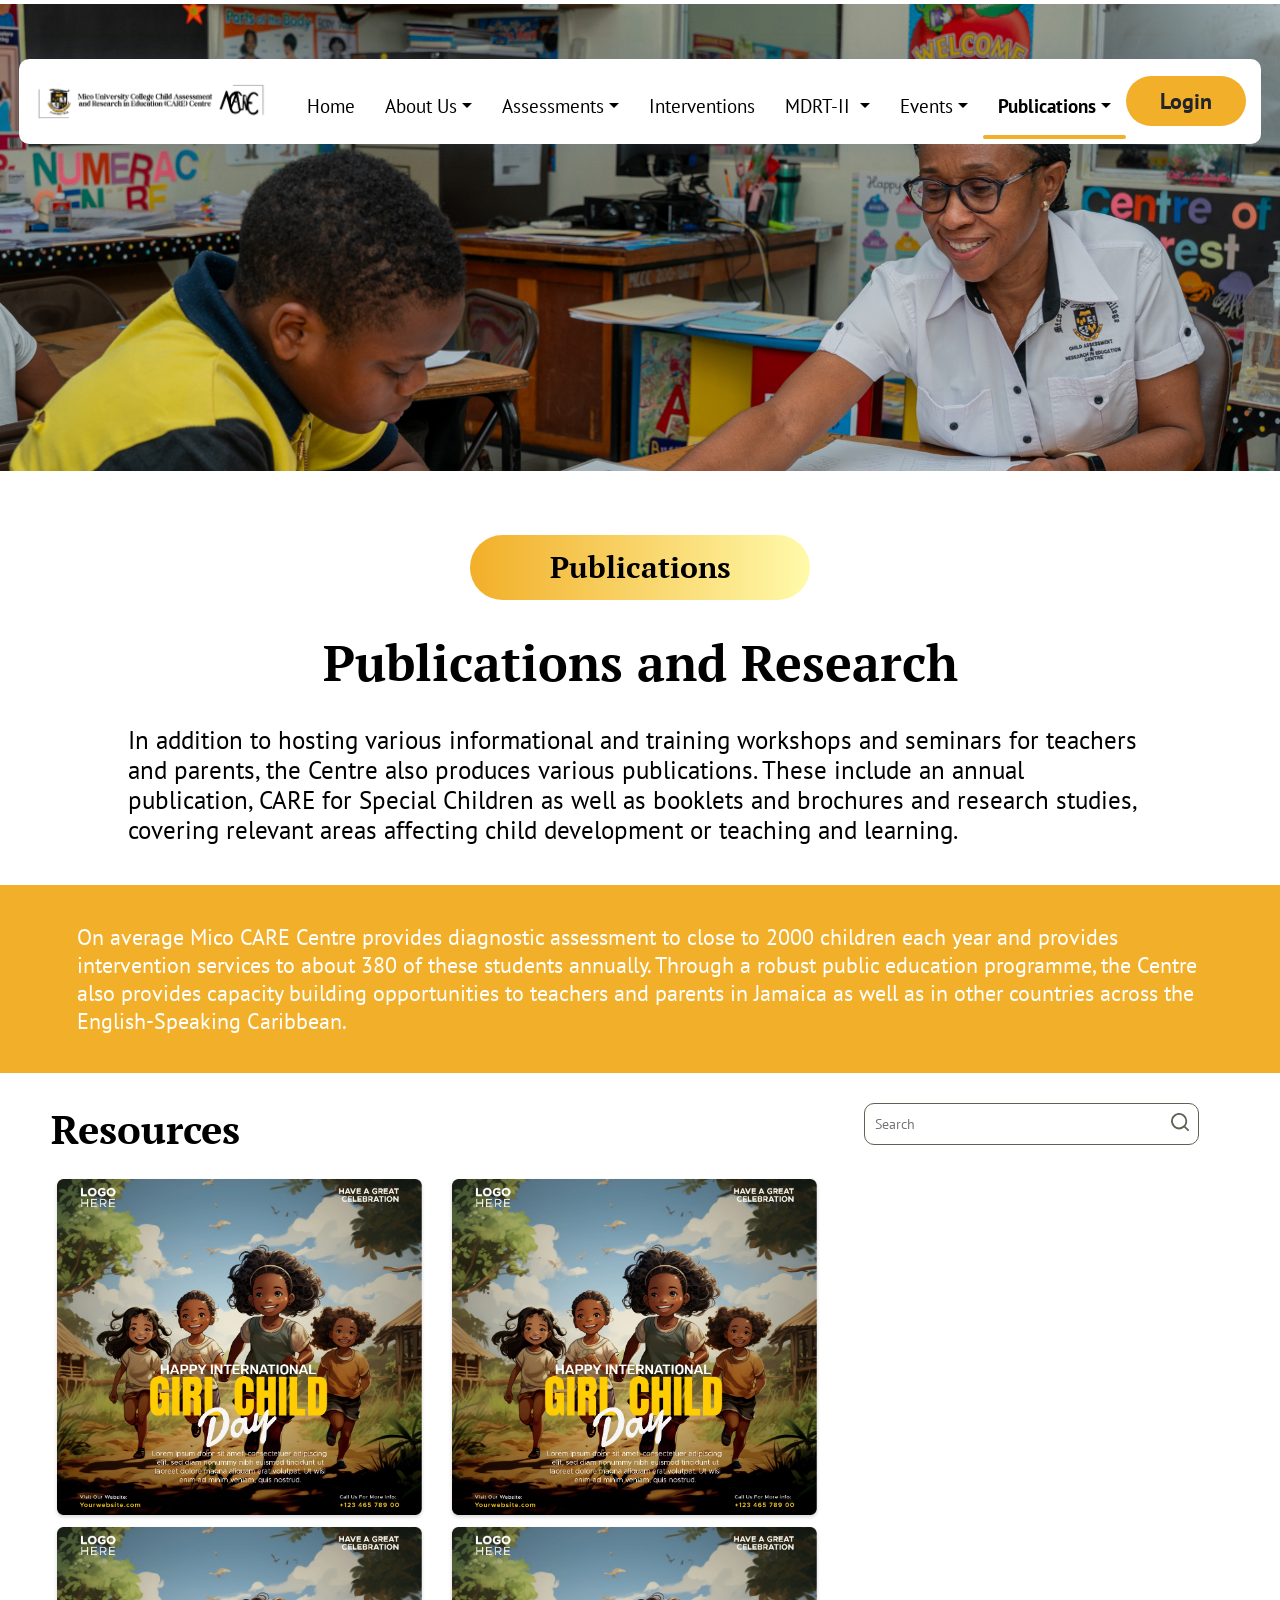
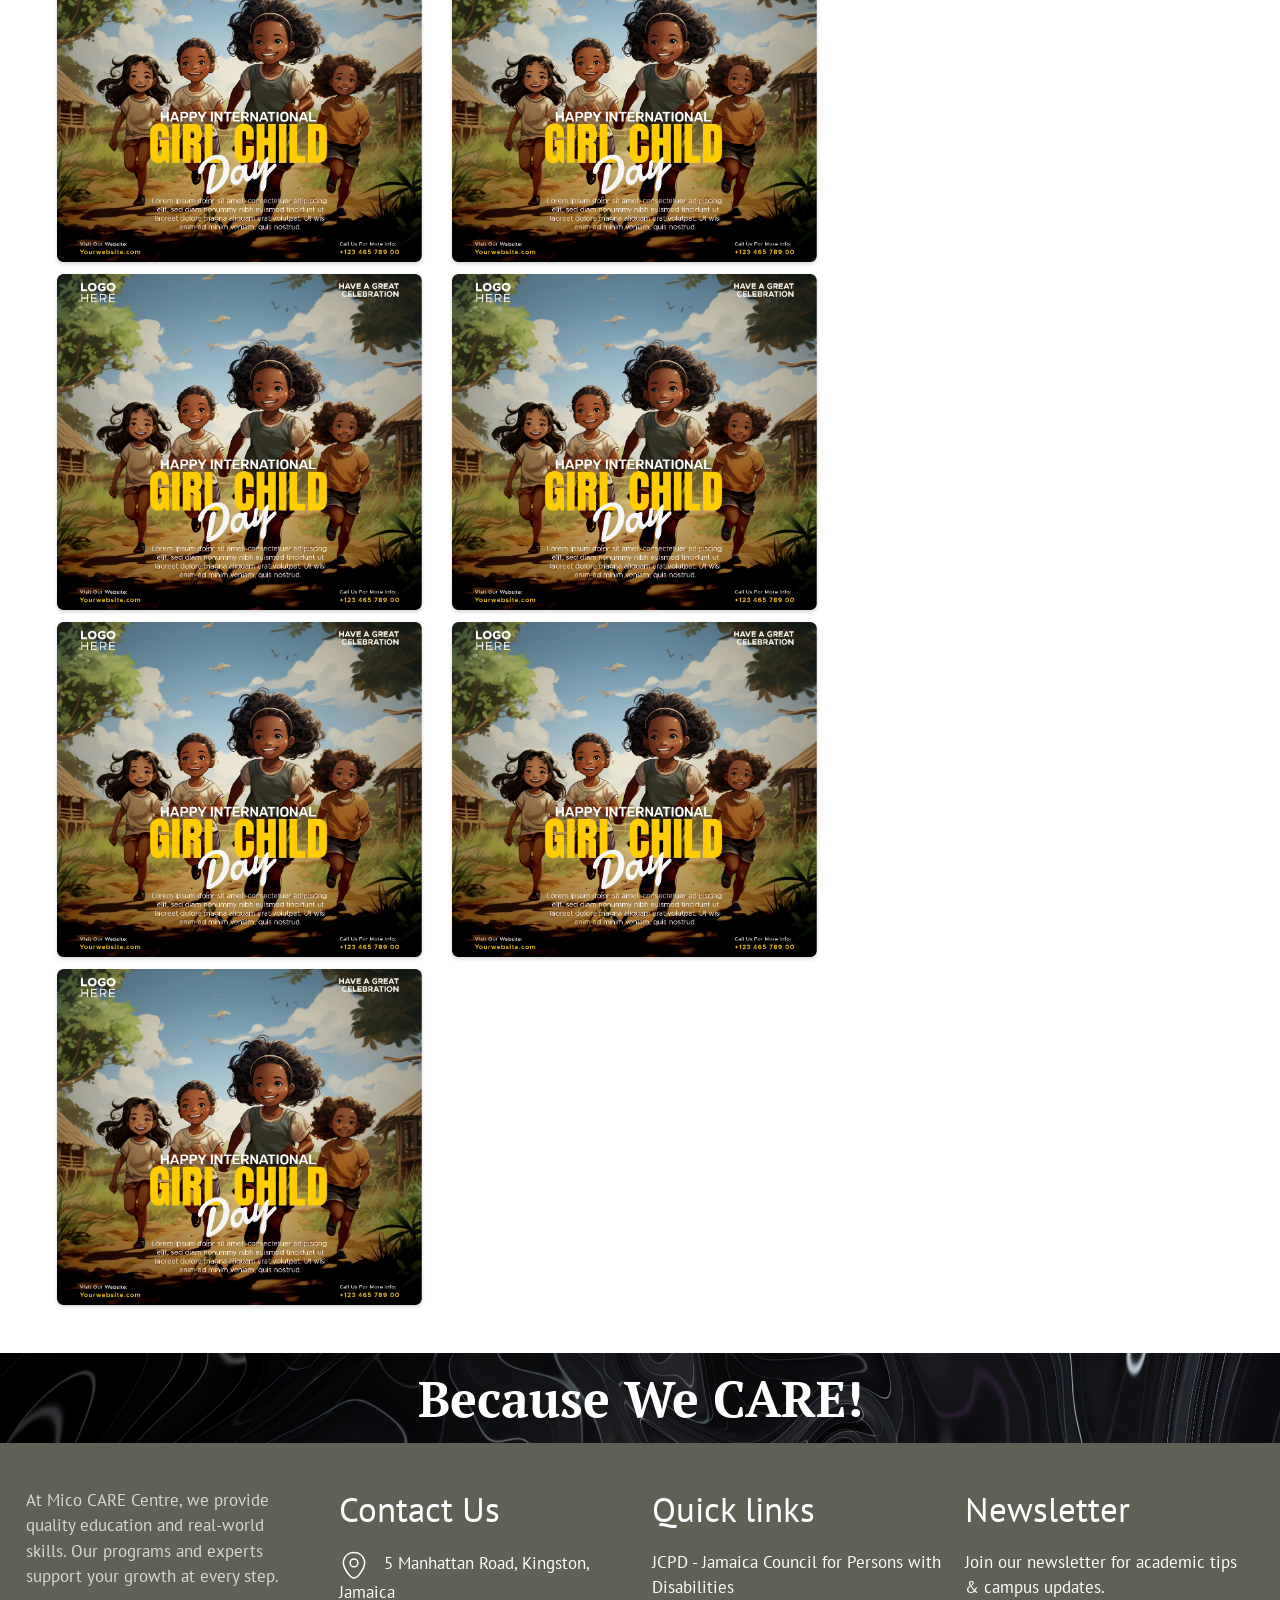
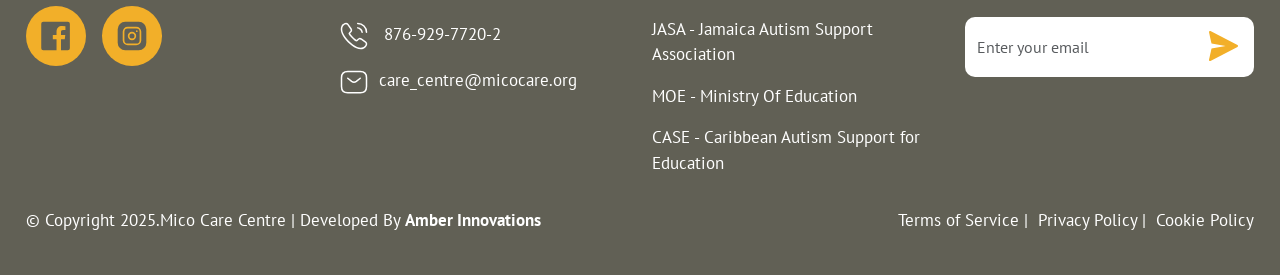
<file: publications - Copy.html>
<!DOCTYPE html>
<html lang="en">
<head>
  <meta charset="UTF-8" />
  <meta name="viewport" content="width=device-width, initial-scale=1.0" />
  <title>The Mico University College Child Assessment and Research in Education (CARE) Centre</title>

  <!-- Bootstrap CSS -->
  <link href="https://cdn.jsdelivr.net/npm/bootstrap@5.3.3/dist/css/bootstrap.min.css" rel="stylesheet">
    <link rel="preconnect" href="https://fonts.googleapis.com">
<link rel="preconnect" href="https://fonts.gstatic.com" crossorigin>
<link href="https://fonts.googleapis.com/css2?family=PT+Sans:ital,wght@0,400;0,700;1,400;1,700&family=PT+Serif:ital,wght@0,400;0,700;1,400;1,700&display=swap" rel="stylesheet">
<link rel="stylesheet" href="https://cdn.jsdelivr.net/npm/bootstrap-icons@1.11.3/font/bootstrap-icons.css">
<!-- Your custom CSS -->
  <link rel="stylesheet" href="assets/css/style.css">
  <link rel="stylesheet" href="assets/css/publications-style.css">
</head>
<<<<<<< HEAD
<body>  
=======
<body>
>>>>>>> da28c7cf0eeb61786d28ad2d2d2d33ec1d66495a
  
  <div class="header" id="mainHeader">
        <nav class="navbar navbar-expand-lg ">
  <div class="container-fluid">
    <a class="navbar-brand" href="#">
        <img src="assets/images/header/mcare-logo.png" alt="mcare logo">
    </a>
    <button class="navbar-toggler" type="button" data-bs-toggle="collapse" data-bs-target="#navbarScroll" aria-controls="navbarScroll" aria-expanded="false" aria-label="Toggle navigation">
      <span class="navbar-toggler-icon"></span>
    </button>
    <div class="collapse navbar-collapse justify-content-center " id="navbarScroll">
      <ul class="navbar-nav me-auto my-2 my-lg-0 navbar-nav-scroll" style="--bs-scroll-height: 100px;">
        <li class="nav-item">
          <a class="nav-link" href="#">Home</a>
        </li>
        <li class="nav-item dropdown">           
          <a class="nav-link dropdown-toggle " href="#" role="button" data-bs-toggle="dropdown" aria-expanded="false">About Us</a>
           <ul class="dropdown-menu" aria-labelledby="navbarScrollingDropdown">
            <li><a class="dropdown-item" href="#">Services</a></li>
            <li><a class="dropdown-item" href="#">Clientele</a></li>            
            <li><a class="dropdown-item" href="#">Careers </a></li>
          </ul>
        </li>
        <li class="nav-item dropdown">
          <a class="nav-link dropdown-toggle" href="#"  role="button" data-bs-toggle="dropdown" aria-expanded="false">Assessments</a>
           <ul class="dropdown-menu" aria-labelledby="navbarScrollingDropdown">
            <li><a class="dropdown-item" href="#">Field assessments</a></li>
            <li><a class="dropdown-item" href="#">Psychoeducational Assessment</a></li>            
            <li><a class="dropdown-item" href="#">Speech and Language Assessment</a></li>
          </ul>
        </li>
        <li class="nav-item">
          <a class="nav-link" href="#">Interventions</a>
        </li>
        <li class="nav-item dropdown">
          <a class="nav-link dropdown-toggle" href="#" id="navbarScrollingDropdown" role="button" data-bs-toggle="dropdown" aria-expanded="false">
            MDRT-II
          </a>
          <ul class="dropdown-menu" aria-labelledby="navbarScrollingDropdown">
            <li><a class="dropdown-item" href="#">Registration</a></li>
            <li><a class="dropdown-item" href="#">Calendar of events</a></li>
          </ul>
        </li>
        <li class="nav-item dropdown">
          <a class="nav-link dropdown-toggle" href="#" id="navbarScrollingDropdown" role="button" data-bs-toggle="dropdown" aria-expanded="false">Events</a>
           <ul class="dropdown-menu" aria-labelledby="navbarScrollingDropdown">
                <li><a class="dropdown-item" href="#">Project and partnerships</a></li>
                <li><a class="dropdown-item" href="#">Conference</a></li>
                <li><a class="dropdown-item" href="#">Workshops</a></li>
          </ul>
        </li>
        <li class="nav-item dropdown active">
          <a class="nav-link dropdown-toggle" href="#" id="navbarScrollingDropdown" role="button" data-bs-toggle="dropdown" aria-expanded="false">Publications</a>
           <ul class="dropdown-menu" aria-labelledby="navbarScrollingDropdown">
                <li><a class="dropdown-item" href="#">Resource </a></li>
                <li><a class="dropdown-item" href="#">Research</a></li>
                <li><a class="dropdown-item" href="#">News release</a></li>
          </ul>
        </li>
        
      </ul>
      <div class="d-flex">        
        <button class="btn login">Login</button>
      </div>
    </div>
  </div>
</nav>

  </div>
  <div class="banner-aboutus">
   <div class="container-fluid">
     <div class="row">
        <div class="col-md-12 ">      
            <img src="assets/images/aboutus/about-banner.png" alt="" class="mw-100">
        </div>
    </div>
   </div>
</div>
<div class="publication-container">
    <div class="container-fluid">
        <div class="row">
            <div class="col-md-12">
                <h4>Publications </h4>     
                <div class="publicat-inner-title">Publications and Research</div> 
                <div class="publicat-top-para">In addition to hosting various informational and training workshops and seminars for teachers and parents, the Centre also produces various publications. These include an annual publication, CARE for Special Children as well as booklets and brochures and research studies, covering relevant areas affecting child development or teaching and learning.</div>
                <div class="yellow-bg-cnt">On average Mico CARE Centre provides diagnostic assessment to close to 2000 children each year and provides intervention services to about 380 of these students annually. Through a robust public education programme, the Centre also provides capacity building opportunities to teachers and parents in Jamaica as well as in other countries across the English-Speaking Caribbean.</div>
                <div id="resources-container">
                    <div class="resource-top-filter">
                        <div class="filter-title">Resources</div>
                        <div class="filter-search-div">
                            <input type="text" class="searchfilter-input" placeholder="Search" name="" id="" >
                            <img src="assets/images/publications/search-icon.svg" class="search-icon" alt="Search">
                        </div>
                        <div id="resource-img-container">
                            <img src="assets/images/publications/resource-img.png" alt="" >
                            <img src="assets/images/publications/resource-img.png" alt="" >
                            <img src="assets/images/publications/resource-img.png" alt="" >
                            <img src="assets/images/publications/resource-img.png" alt="" >
                            <img src="assets/images/publications/resource-img.png" alt="" >
                            <img src="assets/images/publications/resource-img.png" alt="" >
                            <img src="assets/images/publications/resource-img.png" alt="" >
                            <img src="assets/images/publications/resource-img.png" alt="" >
                            <img src="assets/images/publications/resource-img.png" alt="" >
                        </div>
                    </div>  
                </div>
            </div>
        </div>
    </div>
</div>


 
 

<div class="footer-top">
    <div class="row">
        <div class="col-md-12">
            <p>Because We CARE!</p>
        </div>
    </div>
</div>

<div class="footer-bottom">
    <div class="container-fluid">
        <div class="row">
            <div class="col-md-3">
                <p>At Mico CARE Centre, we provide quality education and real-world skills.
                Our programs and experts support your growth at every step.</p>
                <img src="assets/images/icons/footer/facebook.svg" alt=" "> <img src="assets/images/icons/footer/insta.svg" alt=" ">
              </div>
            <div class="col-md-3">
                <h4>Contact Us</h4>
                <p><img src="assets/images/icons/footer/location.svg" alt=" "> 5 Manhattan Road, Kingston, Jamaica</p>
                <p><img src="assets/images/icons/footer/phone.svg" alt=" "> 876-929-7720-2</p>
                <p><img src="assets/images/icons/footer/sms.svg" alt=" ">care_centre@micocare.org</p>
            </div>
            <div class="col-md-3">
                 <h4>Quick links</h4>
                <p>JCPD - Jamaica Council for Persons with Disabilities</p>
                <p>JASA - Jamaica Autism Support Association</p>
                <p>MOE - Ministry Of Education</p>
                <p>CASE - Caribbean Autism Support for Education</p>
            </div>
            <div class="col-md-3">
                  <h4>Newsletter</h4>
            
                <p>Join our newsletter for academic tips & campus updates.</p>
                <form>
                <div class="input-group custom-input">
                <input type="email" class="form-control" placeholder="Enter your email">
                <button type="submit"><img src="assets/images/icons/footer/mail.svg"></button>
                </form>
                </div>

            </div>
        </div>

        <div class="row mt-3">
            <div class="col-md-6">
                <p>© Copyright 2025.Mico Care Centre |  Developed By <strong>Amber Innovations</strong></p>
            </div>
            <div class="col-md-6 text-end">
                 <p><a href="#">Terms of Service</a>  | <a href="#">Privacy Policy</a>  | <a href="#">Cookie Policy</a></p>
            </div>
        </div>
    </div>
 
  <!-- Bootstrap JS Bundle (includes Popper) -->
  <script src="https://cdn.jsdelivr.net/npm/bootstrap@5.3.3/dist/js/bootstrap.bundle.min.js"></script>

  <!-- Your custom JS -->
  <script src="assets/js/script.js"></script>
</body>
</html>
</file>
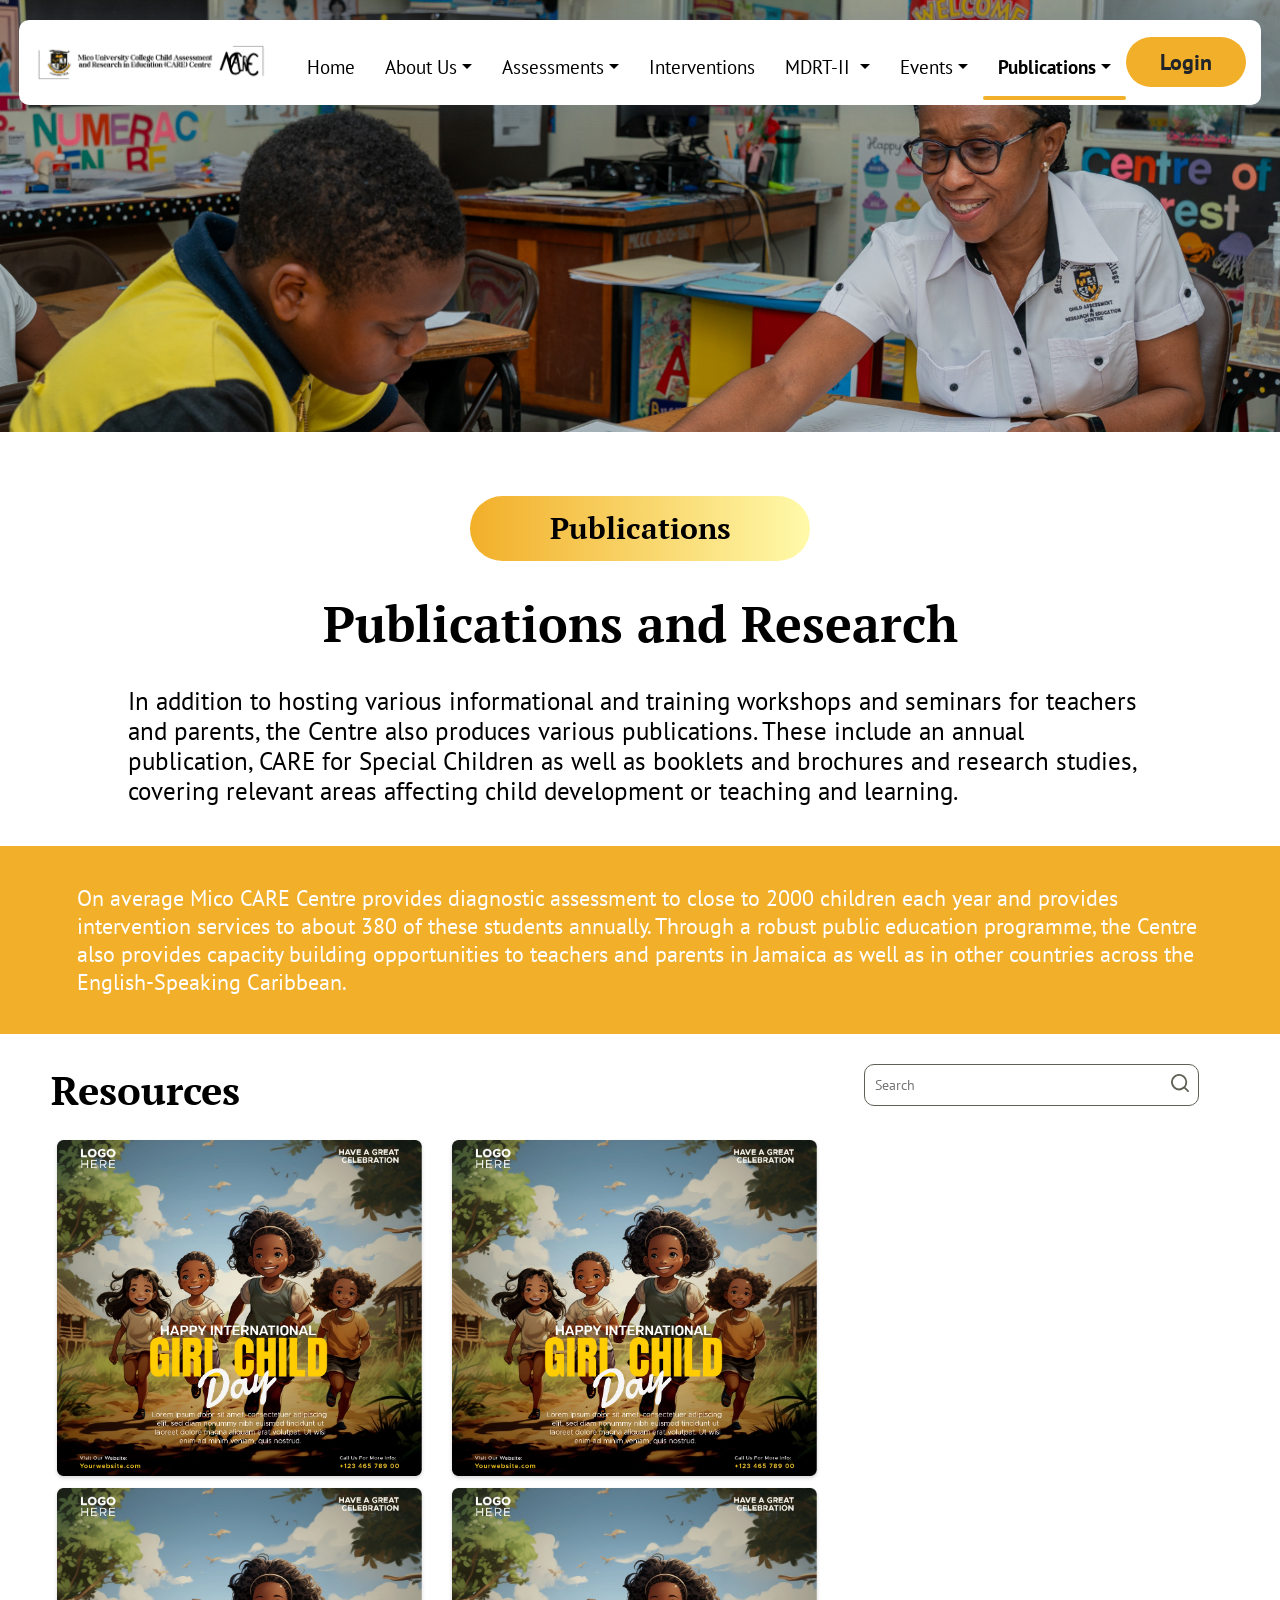
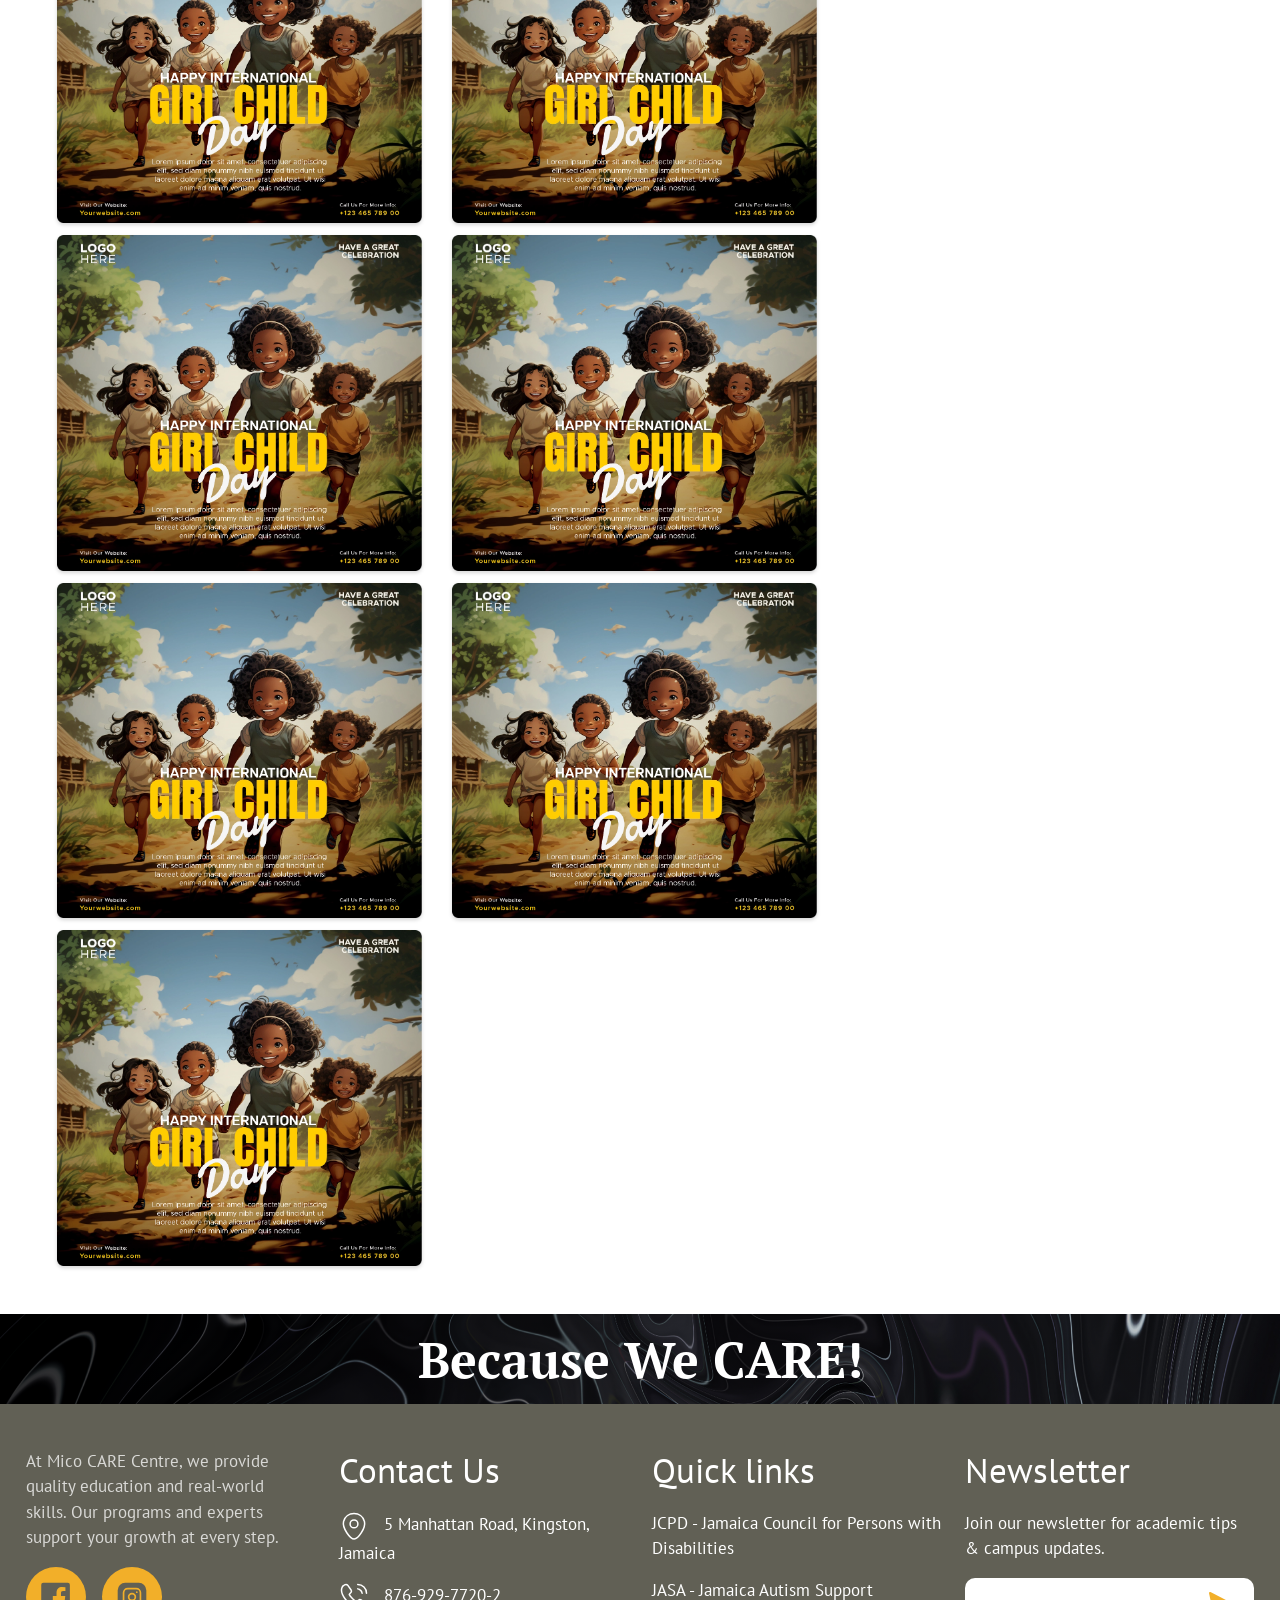
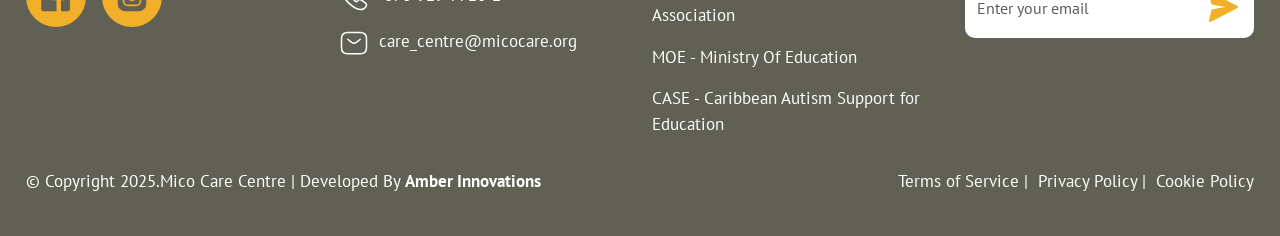
<file: publications.html>
<!DOCTYPE html>
<html lang="en">
<head>
  <meta charset="UTF-8" />
  <meta name="viewport" content="width=device-width, initial-scale=1.0" />
  <title>The Mico University College Child Assessment and Research in Education (CARE) Centre</title>
  <!-- Bootstrap CSS -->
  <link href="https://cdn.jsdelivr.net/npm/bootstrap@5.3.3/dist/css/bootstrap.min.css" rel="stylesheet">
    <link rel="preconnect" href="https://fonts.googleapis.com">
<link rel="preconnect" href="https://fonts.gstatic.com" crossorigin>
<link href="https://fonts.googleapis.com/css2?family=PT+Sans:ital,wght@0,400;0,700;1,400;1,700&family=PT+Serif:ital,wght@0,400;0,700;1,400;1,700&display=swap" rel="stylesheet">
<link rel="stylesheet" href="https://cdn.jsdelivr.net/npm/bootstrap-icons@1.11.3/font/bootstrap-icons.css">
<!-- Your custom CSS -->
  <link rel="stylesheet" href="assets/css/style.css">
  <link rel="stylesheet" href="assets/css/publications-style.css">
</head>
<body>
  
  <div class="header" id="mainHeader">
        <nav class="navbar navbar-expand-lg ">
  <div class="container-fluid">
    <a class="navbar-brand" href="#">
        <img src="assets/images/header/mcare-logo.png" alt="mcare logo">
    </a>
    <button class="navbar-toggler" type="button" data-bs-toggle="collapse" data-bs-target="#navbarScroll" aria-controls="navbarScroll" aria-expanded="false" aria-label="Toggle navigation">
      <span class="navbar-toggler-icon"></span>
    </button>
    <div class="collapse navbar-collapse justify-content-center " id="navbarScroll">
      <ul class="navbar-nav me-auto my-2 my-lg-0 navbar-nav-scroll" style="--bs-scroll-height: 100px;">
        <li class="nav-item">
          <a class="nav-link" href="#">Home</a>
        </li>
        <li class="nav-item dropdown">           
          <a class="nav-link dropdown-toggle " href="#" role="button" data-bs-toggle="dropdown" aria-expanded="false">About Us</a>
           <ul class="dropdown-menu" aria-labelledby="navbarScrollingDropdown">
            <li><a class="dropdown-item" href="#">Services</a></li>
            <li><a class="dropdown-item" href="#">Clientele</a></li>            
            <li><a class="dropdown-item" href="#">Careers </a></li>
          </ul>
        </li>
        <li class="nav-item dropdown">
          <a class="nav-link dropdown-toggle" href="#"  role="button" data-bs-toggle="dropdown" aria-expanded="false">Assessments</a>
           <ul class="dropdown-menu" aria-labelledby="navbarScrollingDropdown">
            <li><a class="dropdown-item" href="#">Field assessments</a></li>
            <li><a class="dropdown-item" href="#">Psychoeducational Assessment</a></li>            
            <li><a class="dropdown-item" href="#">Speech and Language Assessment</a></li>
          </ul>
        </li>
        <li class="nav-item">
          <a class="nav-link" href="#">Interventions</a>
        </li>
        <li class="nav-item dropdown">
          <a class="nav-link dropdown-toggle" href="#" id="navbarScrollingDropdown" role="button" data-bs-toggle="dropdown" aria-expanded="false">
            MDRT-II
          </a>
          <ul class="dropdown-menu" aria-labelledby="navbarScrollingDropdown">
            <li><a class="dropdown-item" href="#">Registration</a></li>
            <li><a class="dropdown-item" href="#">Calendar of events</a></li>
          </ul>
        </li>
        <li class="nav-item dropdown">
          <a class="nav-link dropdown-toggle" href="#" id="navbarScrollingDropdown" role="button" data-bs-toggle="dropdown" aria-expanded="false">Events</a>
           <ul class="dropdown-menu" aria-labelledby="navbarScrollingDropdown">
                <li><a class="dropdown-item" href="#">Project and partnerships</a></li>
                <li><a class="dropdown-item" href="#">Conference</a></li>
                <li><a class="dropdown-item" href="#">Workshops</a></li>
          </ul>
        </li>
        <li class="nav-item dropdown active">
          <a class="nav-link dropdown-toggle" href="#" id="navbarScrollingDropdown" role="button" data-bs-toggle="dropdown" aria-expanded="false">Publications</a>
           <ul class="dropdown-menu" aria-labelledby="navbarScrollingDropdown">
                <li><a class="dropdown-item" href="#">Resource </a></li>
                <li><a class="dropdown-item" href="#">Research</a></li>
                <li><a class="dropdown-item" href="#">News release</a></li>
          </ul>
        </li>
        
      </ul>
      <div class="d-flex">        
        <button class="btn login">Login</button>
      </div>
    </div>
  </div>
</nav>

  </div>
  <div class="banner-aboutus">
   <div class="container-fluid">
     <div class="row">
        <div class="col-md-12 ">      
            <img src="assets/images/aboutus/about-banner.png" alt="" class="mw-100">
        </div>
    </div>
   </div>
</div>
<div class="publication-container">
    <div class="container-fluid">
        <div class="row">
            <div class="col-md-12">
                <h4>Publications </h4>     
                <div class="publicat-inner-title">Publications and Research</div> 
                <div class="publicat-top-para">In addition to hosting various informational and training workshops and seminars for teachers and parents, the Centre also produces various publications. These include an annual publication, CARE for Special Children as well as booklets and brochures and research studies, covering relevant areas affecting child development or teaching and learning.</div>
                <div class="yellow-bg-cnt">On average Mico CARE Centre provides diagnostic assessment to close to 2000 children each year and provides intervention services to about 380 of these students annually. Through a robust public education programme, the Centre also provides capacity building opportunities to teachers and parents in Jamaica as well as in other countries across the English-Speaking Caribbean.</div>
                <div id="resources-container">
                    <div class="resource-top-filter">
                        <div class="filter-title">Resources</div>
                        <div class="filter-search-div">
                            <input type="text" class="searchfilter-input" placeholder="Search" name="" id="" >
                            <img src="assets/images/publications/search-icon.svg" class="search-icon" alt="Search">
                        </div>
                        <div id="resource-img-container">
                            <img src="assets/images/publications/resource-img.png" alt="" >
                            <img src="assets/images/publications/resource-img.png" alt="" >
                            <img src="assets/images/publications/resource-img.png" alt="" >
                            <img src="assets/images/publications/resource-img.png" alt="" >
                            <img src="assets/images/publications/resource-img.png" alt="" >
                            <img src="assets/images/publications/resource-img.png" alt="" >
                            <img src="assets/images/publications/resource-img.png" alt="" >
                            <img src="assets/images/publications/resource-img.png" alt="" >
                            <img src="assets/images/publications/resource-img.png" alt="" >
                        </div>
                    </div>  
                </div>
            </div>
        </div>
    </div>
</div>


 
 

<div class="footer-top">
    <div class="row">
        <div class="col-md-12">
            <p>Because We CARE!</p>
        </div>
    </div>
</div>

<div class="footer-bottom">
    <div class="container-fluid">
        <div class="row">
            <div class="col-md-3">
                <p>At Mico CARE Centre, we provide quality education and real-world skills.
                Our programs and experts support your growth at every step.</p>
                <img src="assets/images/icons/footer/facebook.svg" alt=" "> <img src="assets/images/icons/footer/insta.svg" alt=" ">
              </div>
            <div class="col-md-3">
                <h4>Contact Us</h4>
                <p><img src="assets/images/icons/footer/location.svg" alt=" "> 5 Manhattan Road, Kingston, Jamaica</p>
                <p><img src="assets/images/icons/footer/phone.svg" alt=" "> 876-929-7720-2</p>
                <p><img src="assets/images/icons/footer/sms.svg" alt=" ">care_centre@micocare.org</p>
            </div>
            <div class="col-md-3">
                 <h4>Quick links</h4>
                <p>JCPD - Jamaica Council for Persons with Disabilities</p>
                <p>JASA - Jamaica Autism Support Association</p>
                <p>MOE - Ministry Of Education</p>
                <p>CASE - Caribbean Autism Support for Education</p>
            </div>
            <div class="col-md-3">
                  <h4>Newsletter</h4>
            
                <p>Join our newsletter for academic tips & campus updates.</p>
                <form>
                <div class="input-group custom-input">
                <input type="email" class="form-control" placeholder="Enter your email">
                <button type="submit"><img src="assets/images/icons/footer/mail.svg"></button>
                </form>
                </div>

            </div>
        </div>

        <div class="row mt-3">
            <div class="col-md-6">
                <p>© Copyright 2025.Mico Care Centre |  Developed By <strong>Amber Innovations</strong></p>
            </div>
            <div class="col-md-6 text-end">
                 <p><a href="#">Terms of Service</a>  | <a href="#">Privacy Policy</a>  | <a href="#">Cookie Policy</a></p>
            </div>
        </div>
    </div>
 
  <!-- Bootstrap JS Bundle (includes Popper) -->
  <script src="https://cdn.jsdelivr.net/npm/bootstrap@5.3.3/dist/js/bootstrap.bundle.min.js"></script>

  <!-- Your custom JS -->
  <script src="assets/js/script.js"></script>
</body>
</html>
</file>
<file: assets/css/style.css>
.pt-serif-regular {
  font-family: "PT Serif", serif;
  font-weight: 400;
  font-style: normal;
}

.pt-serif-bold {
  font-family: "PT Serif", serif;
  font-weight: 700;
  font-style: normal;
}

.pt-serif-regular-italic {
  font-family: "PT Serif", serif;
  font-weight: 400;
  font-style: italic;
}

.pt-serif-bold-italic {
  font-family: "PT Serif", serif;
  font-weight: 700;
  font-style: italic;
}


.pt-sans-regular {
  font-family: "PT Sans", sans-serif;
  font-weight: 400;
  font-style: normal;
}

.pt-sans-bold {
  font-family: "PT Sans", sans-serif;
  font-weight: 700;
  font-style: normal;
}

.pt-sans-regular-italic {
  font-family: "PT Sans", sans-serif;
  font-weight: 400;
  font-style: italic;
}

.pt-sans-bold-italic {
  font-family: "PT Sans", sans-serif;
  font-weight: 700;
  font-style: italic;
}

.container-fluid {
    max-width: 100%;
    padding: 0;
}


body {
    margin: 0px;
    padding: 0px;
    font-family: "PT Sans", sans-serif;
    font-size: 30px;
    line-height: 1.3;
    color: #000;
    font-weight: 400;
    overflow-x: hidden;
}

.navbar-expand-lg .navbar-collapse {
    display: flex !important;
    flex-basis: auto;
    justify-content: center; /* Center horizontally */
}

.navbar-expand-lg .navbar-collapse .navbar-nav {
    display: flex;
    justify-content: center; /* Center nav items inside */
    width: 100%; /* Make them span full space for centering */
}


.navbar-brand {
    max-width: 400px;
    margin-right: 2%;
}

.navbar {
    background: #fff;
    height: 85px;
    box-shadow: 0 0px 25px 0 rgba(90, 116, 148, 0.25);
    border-radius: 10px;
    padding: 0px 15px;
}

.header {
    max-width: 97%;
    margin: 20px auto;
}


/* Default header style */
#mainHeader {
    position: relative;
    transition: all 0.5s ease;
    transform: translateY(-0%)
}

/* Fixed header style */
#mainHeader.fixed {
    position: fixed;
    top: 0;
    left: 0;
    right: 0;
    z-index: 1030; /* higher than navbar */
    box-shadow: 0 2px 5px rgba(0,0,0,0.15);
    
}



.header .navbar-nav .nav-link {
  font-size:1.2rem;
  color: #000;
  margin: 0px 15px;
  padding: 0px;
}

.header .navbar-nav:hover {

}
.header .navbar-nav .active {
    font-weight: 700; 
     position: relative;
    display: inline-block;
    padding-bottom: 10px;
    top: -10px;
}

.header .navbar-nav .active::after {
    content: "";
    position: absolute;
    bottom: -10px;
    left: 0;
    width: 100%;
    height: 4px; /* Thickness of the line */
    background-color: #F2AF29;
    border-radius: 4px; /* Curves both ends */
    border:none;
}

.header .navbar-brand img {
    max-width: 100%;
}

div#navbarScroll {
    margin-top: 20px;
}

.navbar-nav .dropdown-menu {
    top:125% !important;
     box-shadow: 0 2px 5px rgba(0,0,0,0.15);
     padding: 15px 15px 0;
}

.dropdown-item {
    font-size: 18px;
    color: #000;
    margin-bottom: 15px;
    border-bottom: solid 2px #F2AF29;
}

.active-submenu {
      color: #000;
    font-weight: 600;
}

.dropdown-item:focus, .dropdown-item:hover {
    background: transparent;
    color: #000;
    font-weight: 600;
}

.dropdown-menu li:last-child a.dropdown-item {
    border-bottom: none;
}

.header .login {
    background: #F2AF29;
    border-radius: 32px;
    font-size: 22px;
    font-weight: 700;
    width: 120px;
    height: 50px;
    margin-top: -20px;
}



.footer-top {
    background: url(../images/footer/footer-top-bg.png) no-repeat center top;
}

.footer-top p {
    font-size: 50px;
    text-align: center;
    line-height: 1.8;
    color: #fff;
    font-family: "PT Serif", serif;
    font-weight: 700;
    padding-bottom: 0;
    margin-bottom: 0;
}

.footer-bottom {
    background: #616055;
    font-family: "PT Sans", sans-serif;
    font-weight: 400;
    font-size: 21px;
    line-height: 1.4;
    padding: 3.5% 2% 2%;
    color: #fff;
}

.footer-bottom  h4 {
    font-size: 35px;
    font-weight: 400;
    margin-bottom: 20px;
}

.footer-bottom p {
    font-size: 17px;
    text-align: left;
    line-height: 1.5;
    color: #fff;
   font-family: "PT Sans", sans-serif;
    font-weight: 400;
}

.footer-bottom .col-md-3:nth-child(1) p {
    color: rgba(255, 255, 255, 0.76);
    padding-right: 20px;
}

.footer-bottom p a {
    text-decoration: none;
    color: #fff;
}

.footer-bottom img {
    margin-right: 10px;
}
 
.footer-bottom input {
    background: #fff;
    width: 100% !important;
    height: 60px;
    border: none;
    border-radius: 10px !important;

}

.footer-bottom form button {
    background: none;
    border: none;
    right: 0px;
    position: absolute;
    top: 12px;
    z-index: 999;
}

.footer-bottom .col-md-6.text-end p{
    text-align: right;
}

.footer-bottom .col-md-6.text-end p a {
    padding-left: 5px;
}

 
.rounded-5 {
  border-radius: .5rem !important;  /* Bootstrap default */
}
</file>
<file: assets/css/about-style.css>
.banner-aboutus {
    width: 100%;
    margin-top: -160px;
}

.about-us {
 padding: 0px 20px;
}

.about-us h1 {
    font-size: 60px;
    text-align: center;
    font-family: "PT Serif", serif;
    font-weight: 700;
    margin: 30px auto;
}

.about-us h4 {
    background: #F2AF29;
    background: linear-gradient(90deg, rgba(242, 175, 41, 1) 0%, rgba(255, 250, 170, 1) 100%);
    text-decoration: none;
    color: #000;
    font-size: 30px;
    line-height: 1.5;
    text-align: center;
    padding: 0px 30px;
    border-radius: 52px;
    font-family: "PT Serif", serif;
    font-weight: 700;
    padding: 10px 0px;
    display: block;
    max-width: 340px;
    margin: auto;

}

.about-us p {
       font-size: 25px;
       line-height: 1.6;
       font-weight: 400;
       padding: 0px 10px;
       font-weight: normal;
         font-family: "PT Sans", sans-serif;
}

.our-vision {
    background: #F2AF29;
    padding: 3% 20px;
}


.our-vision h3  {
    color: #000;
    font-size: 40px;
    line-height: 1.5;
    text-align: left;
    padding: 0px 30px;
    border-radius: 53px;
    font-weight: 700;
    padding: 10px 0px;
    display: block;
    margin: 30px 0px;
    font-family: "PT Serif", serif;
}

.our-vision h3 img {
    margin-right: 10px;
    height: 80px;
    width: auto;
}

.our-vision p  {
    font-size: 25px;
    line-height: 1.5;
    color: #000;
}

.our-vision .col-md-4:nth-child(3) p {
    padding-bottom: 0;
    margin-bottom: 0;
}

.header .navbar-nav .active {
    font-weight: 700; 
     position: relative;
    display: inline-block;
    padding-bottom: 10px;
    top: 0px;
}
</file>
<file: assets/css/careers-style.css>
.banner-careers {
    width: 100%;
    margin-top: -160px;
    position: relative;
    z-index: -1;
}


.banner-careers::before  {
  content: "";
  position: absolute;
  inset: 0; /* shorthand for top:0; right:0; bottom:0; left:0; */
  background: #FEEE0E;
background: linear-gradient(45deg, rgba(254, 238, 14, 0.35) 0%, rgba(254, 237, 10, 0) 100%);
  z-index: 1;
  border-radius: 10px; /* optional if you need rounded corners */
}

.careers {
 padding: 0px 20px;
}

.careers h1 {
    font-size: 60px;
    text-align: center;
    font-family: "PT Serif", serif;
    font-weight: 700;
    margin: 30px auto;
}

.careers h4 {
    background: #F2AF29;
    background: linear-gradient(90deg, rgba(242, 175, 41, 1) 0%, rgba(255, 250, 170, 1) 100%);
    text-decoration: none;
    color: #000;
    font-size: 30px;
    line-height: 1.5;
    text-align: center;
    padding: 0px 30px;
    border-radius: 52px;
    font-family: "PT Serif", serif;
    font-weight: 700;
    padding: 10px 0px;
    display: block;
    max-width: 192px;
    margin: 0px auto 30px;

}

.careers .card h3 {
       font-size: 30px;
       line-height: 1.6;
       font-weight: 700 !important;
       padding: 0px 0px;
       font-weight: normal;
        font-family: "PT Sans", sans-serif;
        text-align: left;
        color: #000;
}


.careers .card p {
       font-size: 25px;
       line-height: 1.6;
       font-weight: 400;
       padding: 0px 0px;
       font-weight: normal;
        font-family: "PT Sans", sans-serif;
        text-align: left;
        color: #616055;
}

.careers .card {
    background: #FEF357;
background: linear-gradient(180deg, rgba(254, 243, 87, 1) 0%, rgba(255, 255, 255, 1) 100%);
border-radius: 10px;
border: none;
 box-shadow: 0 2px 5px rgba(0,0,0,0.15);
 padding: 20px;
 position: relative;
 margin: 20px auto;
}

.careers .card img {
    width: 52px;
    height: 52px;
    position: relative;
    right: 0px;
}

.careers .card img {
    width: 52px;
    height: 52px;
    position: absolute;
    right: 5px;
    bottom: 5px;
}
</file>
<file: assets/css/clientele-style.css>
.banner-clientele {
    width: 100%;
    margin-top: -160px;
    position: relative;
    z-index: -1;
}


.banner-clientele::before  {
  content: "";
  position: absolute;
  inset: 0; /* shorthand for top:0; right:0; bottom:0; left:0; */
  background: #FEEE0E;
background: linear-gradient(45deg, rgba(254, 238, 14, 0.35) 0%, rgba(254, 237, 10, 0) 100%);
  z-index: 1;
  border-radius: 10px; /* optional if you need rounded corners */
}

.clientele {
 padding: 0px 20px;
}

.clientele h1 {
    font-size: 60px;
    text-align: center;
    font-family: "PT Serif", serif;
    font-weight: 700;
    margin: 30px auto;
}

.clientele h4 {
    background: #F2AF29;
    background: linear-gradient(90deg, rgba(242, 175, 41, 1) 0%, rgba(255, 250, 170, 1) 100%);
    text-decoration: none;
    color: #000;
    font-size: 30px;
    line-height: 1.5;
    text-align: center;
    padding: 0px 30px;
    border-radius: 52px;
    font-family: "PT Serif", serif;
    font-weight: 700;
    padding: 10px 0px;
    display: block;
    max-width: 340px;
    margin: auto;

}


.clientele p {
       font-size: 25px;
       line-height: 1.6;
       font-weight: 400;
       padding: 0px 10px;
       font-weight: normal;
         font-family: "PT Sans", sans-serif;
         text-align: left;
         color: #000;
}

.clientele ul li {
    list-style: disc;
    font-size: 25px;
    line-height: 1.6;
}

.clientele ol {
    margin-top: 30px;
}
 
.clientele ol li {
    font-size: 25px;
    line-height: 1.6;
    margin-bottom: 15px;
}

.clientele ol ul li::marker {
    color: #F2AF29;              /* bullet color */
    font-size: 20px;         /* bullet size */
  }
</file>
<file: assets/css/home-style.css>
.banner-home {
    background: url(../images/home/hero-bg.png) no-repeat left bottom #F2AF29;
    padding: 13% 20px 10%;
    margin-top: -140px;
    max-height: 1080px;
    position: relative;
    z-index: -2;
}


.banner-home  .ban-content {
   position: absolute;
   bottom: 20%;
   left: 2%;
}

.banner-home  .ban-content h3 a {
    background: #fff;    
    text-decoration: none;
    color: #000;
    font-size: 30px;
    line-height: 1.5;
    text-align: center;
    padding: 0px 30px;
    border-radius: 53px;
    font-weight: 700;
    padding: 10px 0px;
    display: block;
    width: 238px;
    margin: 30px 0px;
}

.banner-home  .ban-content h1 {
    font-size: 75px;
    text-align: left;
    font-family: "PT Serif", serif;
    font-weight: 700;
    margin-bottom: 30px;
}

.banner-home  .ban-content p {
    font-size: 40px;
    font-family: "PT Serif", serif;
}

.banner-home  .ban-content h2 a {
    background: #F2AF29;
    background: linear-gradient(90deg, rgba(242, 175, 41, 1) 0%, rgba(255, 250, 170, 1) 100%);
    text-decoration: none;
    color: #000;
    font-size: 30px;
    line-height: 1.5;
    text-align: center;
    padding: 0px 30px;
    border-radius: 52px;
    font-family: "PT Serif", serif;
    font-weight: 700;
    padding: 10px 0px;
    display: block;
    max-width: 340px;
    margin: 50px 0px;
}


.banner-home  .ban-content h3 a {
    background: #fff;    
    text-decoration: none;
    color: #000;
    font-size: 30px;
    line-height: 1.5;
    text-align: center;
    padding: 0px 30px;
    border-radius: 53px;
    font-weight: 700;
    padding: 10px 0px;
    display: block;
    max-width: 238px;
    margin: 30px 0px;
}

.upcoming-events {
    margin: 20px 20px;
}


.upcoming-events h4 {
    background: #F2AF29;
    background: linear-gradient(90deg, rgba(242, 175, 41, 1) 0%, rgba(255, 250, 170, 1) 100%);
    text-decoration: none;
    color: #000;
    font-size: 30px;
    line-height: 1.5;
    text-align: center;
    padding: 0px 30px;
    border-radius: 52px;
    font-family: "PT Serif", serif;
    font-weight: 700;
    padding: 10px 0px;
    display: block;
    max-width: 340px;

}

.view-more {
    text-align: right;
    font-size: 25px;
    color: #000;
}

.view-more a {
    text-decoration: none;
    color: #000;
    border-bottom: solid 4px #F2AF29;
}

 

.upcoming-events .event-img {
  position: relative;
  display: inline-block;
}

.upcoming-events .event-img::before {
  content: "";
  position: absolute;
  inset: 0; /* shorthand for top:0; right:0; bottom:0; left:0; */
 background: #FEEE0E;
background: linear-gradient(150deg, rgba(254, 238, 14, 0.20) 0%, rgba(242, 175, 41, 0) 100%);
  z-index: 1;
  border-radius: 10px; /* optional if you need rounded corners */
}

.upcoming-events .event-img img {
  width: 100%;
  display: block;
  position: relative;
  z-index: 0;
    box-shadow: 0 2px 5px rgba(0,0,0,0.15);
    border-radius: 10px;
}


.event-content {
 margin: 10px auto;
 padding: 0px 10px;
}

.event-content h5 {
    text-align: left;
    font-size: 30px;
    font-weight: 700;
    margin: 25px 0;
}

.event-content .details {
    font-size: 20px;
    color: #616055;
    font-weight: 400;
}
.event-content .details .date p {
       font-size: 20px;
       font-weight: 700;
}
.event-content .details .time p {
       font-size: 20px;
}

.event-content .details .location p {
    font-size: 20px;
}

.event-content .details .date p img, .event-content .details .location p img, .event-content .details .time p img {
    width: 20px;
    height: auto;
    margin-right: 10px;
    margin-bottom: 10px;
}

.watch-video {
 margin: 10px auto;
 padding: 0px 20px;
 position: relative;
}

 

.watch-video h4 {
    background: #F2AF29;
    background: linear-gradient(90deg, rgba(242, 175, 41, 1) 0%, rgba(255, 250, 170, 1) 100%);
    text-decoration: none;
    color: #000;
    font-size: 30px;
    line-height: 1.5;
    text-align: center;
    padding: 0px 30px;
    border-radius: 52px;
    font-family: "PT Serif", serif;
    font-weight: 700;
    padding: 10px 0px;
    display: block;
    max-width: 340px;

}

.video-banner {
    position: relative;
}

.video-banner {
    margin: 10px auto 20px;
}
 
.video-banner h5 {
    text-align: left;
    font-size: 70px;
    font-weight: 700;
    margin: 25px 0 10px;
    text-align: center;
}

.video-banner .start-50 {
    left: 50%!important;
    width: 100%;
}

.video-banner  p {
       font-size: 25px;
       font-weight: 400;
}

.about-us {
 padding: 0px 20px;
}

.about-us h4 {
    background: #F2AF29;
    background: linear-gradient(90deg, rgba(242, 175, 41, 1) 0%, rgba(255, 250, 170, 1) 100%);
    text-decoration: none;
    color: #000;
    font-size: 30px;
    line-height: 1.5;
    text-align: center;
    padding: 0px 30px;
    border-radius: 52px;
    font-family: "PT Serif", serif;
    font-weight: 700;
    padding: 10px 0px;
    display: block;
    max-width: 340px;

}
.about-section-image {

background: #F2AF29;
background: linear-gradient(180deg, rgba(242, 175, 41, 1) 0%, rgba(255, 250, 170, 0) 100%);
border-radius: 110px 0 110px 0px;
}

.about-section-image img {
    border-radius: 110px 0 110px 0px;
    margin-left: 34px;
    margin-top: 25px;
}

.about-us p {
       font-size: 25px;
       line-height: 1.6;
       font-weight: 400;
       padding: 0px 10% 30px;
}

.about-us ul {
    margin: 30px 10% 30px;
}

.about-us ul li {
       font-size: 25px;
       line-height: 1.6;
       font-weight: 400;
       margin-bottom: 30px;
}

.about-us ul li::marker {
    color: #F2AF29;       /* Bullet color */
    font-size: 1.5em; /* Bullet size */
}

.our-services {
 padding: 4% 20px;
 background: url(../images/home/our-services-bg.png) no-repeat center top;
}

.our-services h4 {
    background: #F2AF29;
    background: linear-gradient(90deg, rgba(242, 175, 41, 1) 0%, rgba(255, 250, 170, 1) 100%);
    text-decoration: none;
    color: #000;
    font-size: 30px;
    line-height: 1.5;
    text-align: center;
    padding: 0px 30px;
    border-radius: 52px;
    font-family: "PT Serif", serif;
    font-weight: 700;
    padding: 10px 0px;
    display: block;
    max-width: 340px;
    margin-bottom: 30px;

}

.our-services p {
       font-size: 25px;
       line-height: 1.6;
       font-weight: 400;
       padding: 0px 0 30px;
       color: #fff;
}

.our-services .services-content {
    margin: 30px auto;
    padding: 0px 5%;
}

.partnership {
 padding: 5% 20px;
 background: #FFFDDF;
}


.partnership h4 {
    background: #F2AF29;
    background: linear-gradient(90deg, rgba(242, 175, 41, 1) 0%, rgba(255, 250, 170, 1) 100%);
    text-decoration: none;
    color: #000;
    font-size: 30px;
    line-height: 1.5;
    text-align: center;
    padding: 0px 30px;
    border-radius: 52px;
    font-family: "PT Serif", serif;
    font-weight: 700;
    padding: 10px 0px;
    display: block;
    max-width: 240px;
    margin-bottom: 30px;

}

.partnership p {
       font-size: 25px;
       line-height: 1.6;
       font-weight: 400;
       padding: 0px 0 30px;
       color: #000;
}

.projects {
     padding: 5% 20px 2%;
 background: #fff;
}

.projects h4 {
    background: #F2AF29;
    background: linear-gradient(90deg, rgba(242, 175, 41, 1) 0%, rgba(255, 250, 170, 1) 100%);
    text-decoration: none;
    color: #000;
    font-size: 30px;
    line-height: 1.5;
    text-align: center;
    padding: 0px 30px;
    border-radius: 52px;
    font-family: "PT Serif", serif;
    font-weight: 700;
    padding: 10px 0px;
    display: block;
    max-width: 430px;
    margin-bottom: 30px;

}

.projects .event-img {
  position: relative;
  display: inline-block;
}
 

.projects .event-img::before {
    content: "";
    position: absolute;
    inset: 0;
    background: #FEEE0E;
    background: linear-gradient(150deg, rgba(254, 238, 14, 0.20) 0%, rgba(242, 175, 41, 0) 100%);
    z-index: 1;
    border-radius: 10px;
}

.projects .event-img img {
  width: 100%;
  display: block;
  position: relative;
  z-index: 0;
    box-shadow: 0 2px 5px rgba(0,0,0,0.15);
    border-radius: 10px;
}


.projects p {
       font-size: 25px;
       line-height: 1.6;
       font-weight: 400;
       padding: 0px 0 30px;
       color: #000;
}

.projects h5 {
    font-family: "PT Serif", serif;
    font-weight: 700;
    padding: 10px 0px;
     color: #000;
     font-size: 60px;
     margin-bottom: 30px;
}

.projects .input-group {
    position: relative;
    display: flex;
    flex-wrap: wrap;
    align-items: stretch;
    width: 100%;
    height: 60px;
    border:solid 1px #616055;
    border-radius: 10px;
}

.projects .input-group input.form-control {
    border: none;
    background: transparent;
}
.projects .input-group button.btn.btn-outline-secondary {
    border: none;
    color: #616055;
}
#carouselProjectsControls {
    margin: 30px auto;
}



.projects img {
    width: 100%;
}

.projects .event-content {
 margin: 10px auto;
 padding: 0px 10px;
}

.projects .event-content h5 {
    text-align: left;
    font-size: 30px;
    font-weight: 700;
    margin: 25px 0 0px;
    font-family: "PT Sans", sans-serif;
}

.projects .event-content .details {
    font-size: 20px;
    color: #616055;
    font-weight: 400;
}
.projects .event-content .details .date p {
       font-size: 20px;
       font-weight: 700;
}
.projects .event-content .details .time p {
       font-size: 20px;
}

 

.projects .event-content .details .date p img, .projects .event-content .details .location p img, .projects .event-content .details .time p img {
    width: 20px;
    height: auto;
    margin-right: 10px;
    margin-bottom: 10px;
}
</file>
<file: assets/css/conference.css>
.text-paragraph {
   font-size: 1.3rem;
}
.tab-container {
      display: flex;
      align-items: center;
      justify-content: center;
      gap: 10px;
    }
    .tab-wrapper {
      display: flex;
      gap: 5px;
    }
</file>
<file: assets/css/contactus.css>
#contact-container{
    background: #fff;
    box-shadow: 0 0 25px 5px rgba(90, 116, 148, 0.25);
    border-radius: 20px;
    width: 95%;
    margin:-50px auto 40px;
    padding-bottom: 40px;
    padding-top: 20px;
}
.contactus-title{
    background: #F2AF29;
    background: linear-gradient(90deg, rgba(242, 175, 41, 1) 0%, rgba(255, 250, 170, 1) 100%);
    text-decoration: none;
    color: #000;
    font-size: 20px;
    line-height: 23px;
    text-align: center;
    padding: 0px 30px;
    border-radius: 52px;
    font-family: "PT Serif", serif;
    font-weight: 700;
    padding: 10px 0px;
    display: block;
    max-width: 200px;
    width: 50%;
    margin: 30px auto 50px;
}
.comments-title-txt{
    font-size: 35px;
    font-weight: 700;
    font-family: "PT Serif", serif;
    text-align: center;
    padding: 10px 0 30px;
}
.contact-frm{
    width: 96%;
    margin: 0 auto 0;
}
.frm-left{
    width: 50%;
    float: left;
}
.contactfrm-row{
    width: 100%;
    float: left;
    text-align: center;
}
.contactfrmTxtbox{
    background: #fff;
    border: 1px solid #c8c8c8;
    width: 97%;
    height: 60px;
    line-height: 60px;
    border-radius: 10px;
    padding-left: 13px;
    font-family: "PT Serif", serif;
    font-size: 18px;
    font-weight: 500;
    margin-bottom: 15px;
    color: #616055;
}
.subjectfrmTxtbox{
    background: #fff;
    border: 1px solid #c8c8c8;
    width: 98.5%;
    height: 60px;
    line-height: 60px;
    border-radius: 10px;
    padding-left: 13px;
    font-family: "PT Serif", serif;
    font-size: 18px;
    font-weight: 500;
    margin-bottom: 25px;
    margin-top: 15px;
    color: #616055;
}
.commentsTxtarea{
    background: #fff;
    border: 1px solid #c8c8c8;
    width: 98.5%;
    height: 150px;
     font-family: "PT Serif", serif;
    font-size: 18px;
    font-weight: 500;
    line-height: 25px;
    border-radius: 10px;
    resize: none;
}
.contact-submit-btn{
    font-size: 20px;
    font-weight: 700;
    font-family: "PT Serif", serif;
    text-align: center;
    background: #F2AF29;
    text-decoration: none;
    color: #000;
    border-radius: 10px;
    padding:15px;
    width: 200px;
    margin: 20px auto 10px;
    display: block;
}

.clear-fix{
    clear: both;
}
</file>
<file: assets/css/popup.css>
.md-modal {
	position: fixed;
	top: 50%;
	left: 50%;
	width: 50%;
	max-width:500px;
	height: auto;
	z-index: 200000;
	visibility: hidden;
	-webkit-backface-visibility: hidden;
	-moz-backface-visibility: hidden;
	backface-visibility: hidden;
	-webkit-transform: translateX(-50%) translateY(-50%);
	-moz-transform: translateX(-50%) translateY(-50%);
	-ms-transform: translateX(-50%) translateY(-50%);
	transform: translateX(-50%) translateY(-50%);
}

.md-show {
	visibility: visible;
}

.md-overlay {
	position: fixed;
	width: 100%;
	height: 100%;
	visibility: hidden;
	top: 0;
	left: 0;
	z-index: 100000;
	opacity: 0;
	background: rgba(0, 0, 0, 0.50);
	-webkit-transition: all 0.3s;
	-moz-transition: all 0.3s;
	transition: all 0.3s;
}

.md-show ~ .md-overlay {
	opacity: 1;
	visibility: visible;
}

/* Content styles */
.md-content {
	background: #FDF8B3;
	background: linear-gradient(182deg, rgba(253, 248, 179, 1) 0%, rgba(254, 237, 10, 0) 100%);		
	position: relative;
	padding: 25px;
	border-radius: 10px;	
}

/* Effect 1: Fade in and scale up */
.md-effect-1 .md-content {
	-webkit-transform: scale(0.7);
	-moz-transform: scale(0.7);
	-ms-transform: scale(0.7);
	transform: scale(0.7);
	opacity: 0;
	-webkit-transition: all 0.3s;
	-moz-transition: all 0.3s;
	transition: all 0.3s;
}

.md-show.md-effect-1 .md-content {
	-webkit-transform: scale(1);
	-moz-transform: scale(1);
	-ms-transform: scale(1);
	transform: scale(1);
	opacity: 1;
}

.md-close {
	position: absolute;
	top: 22px;
    right: 5px;
	line-height: 20px;
}

.md-close img {
	height: auto;
    width: 70%;
}

.popTxt {
	text-align:center;
	padding: 12px 0;
	font-size:20px;
	line-height:23px;
	position: relative;
}
.successMsg, .errorMsg{
    display: none;
}
</file>
<file: assets/css/editprofile.css>
#profile-container{
    background: #fff;
    box-shadow: 0 0 25px 5px rgba(90, 116, 148, 0.25);
    border-radius: 20px;
    width: 95%;
    margin:-50px auto 40px;
    padding-bottom: 40px;
}
.profile-image-div{
    position: relative;
}
.change-password-btn{
    font-size: 20px;
    font-weight: 500;
    font-family: "PT Sans", sans-serif;
    text-align: center;
    background: #383838;
    text-decoration: none;
    color: #fff;
    border-radius: 10px;
    float: right;
    margin-right: 40px;
    margin-top: 20px;
    padding:15px;
}
.profile-img{
    margin: -86px 0 0 44%;
    width: 15%;
}
.upload-link{
    position: absolute;
    right: 41%;
    bottom: 5px;
    background: #F2AF29;
    border-radius: 10px;
    padding: 2px 3px 12px 3px;
    text-align: center;
}
.upload-img{
    width: 78%;
}
.profie-name{
    font-size: 40px;
    line-height: 36px;
    font-weight: 700;
    font-family: "PT Sans", sans-serif;
    text-align: center;
    width: 100%;
    padding: 20px 0 40px 50px;
}
.profile-details-div{
    width: 100%;
}
.profile-details-div label{
    color: #87867E;
    font-weight: 400;
    font-family: "PT Sans", sans-serif;
    font-size: 18px;
    text-align: left;
    padding-left: 20px;
}
.profile-details-div .col-md-4, .profile-details-div .col-md-5, .profile-details-div .col-md-3{
    float: left;
}
.edit-profile-div{
    clear: both;
    text-align: center;
    padding-top: 30px;
}
.edit-profile-btn{
    font-size: 20px;
    font-weight: 600;
    font-family: "PT Sans", sans-serif;
    text-align: center;
    background: #F2AF29;
    text-decoration: none;
    color: #000;
    border-radius: 10px;    
    padding:15px;
    margin:20px auto 20px;
}
.clear-fix{
    clear: both;
}
div#uploadProfile {
    background: #fff;
    border-radius: 20px;
    max-width: 700px;
    width: 70%;
}
.popupHeading{    
    text-decoration: none;
    color: #000;
    font-size: 35px;
    line-height: 35px;  
    font-weight: 700;
    font-family: "PT Serif", serif;
    padding-bottom: 20px;
}
.popupImgupload{
    border: 4px dashed #b7b6b6;
    width: 90%;
    margin: 80px auto 30px;
}
.popup-upload-icon{
    padding: 30px;
}
.dropnoteTxt{
    font-size: 20px;
    line-height: 25px;  
    font-weight: 700;
    font-family: "PT Serif", serif;
    color: #000;
    padding:20px 0 10px;
}
.upload-support-text{
    font-size: 14px;
    line-height: 25px;  
    font-weight: 700;
    font-family: "PT Serif", serif;
    color: #87867E;
    padding:0 0 30px 0;
    
}
.frmTxtbox{
    background: #fff;
    border: 1px solid #c8c8c8;
    width: 90%;
    margin-left: 3%;
    margin-top: 5px;
    height: 60px;
    line-height: 60px;
    border-radius: 10px;
    padding-left: 8px;
    font-family: "PT Sans", sans-serif;
    font-size: 20px;
    font-weight: 700;
    margin-bottom: 15px;
    color: #616055;
}
</file>
<file: assets/css/forgotPassword.css>
.successMsg, .errorMsg{
    display: none;
}
.popupHeading{    
    text-decoration: none;
    color: #000;
    font-size: 30px;
    line-height: 35px;  
    font-weight: 700;
    font-family: "PT Serif", serif;
    padding-bottom: 20px;
}
.frmTxtbox{
    background: #fff;
    border: 1px solid #c8c8c8;
    width: 100%;
    height: 60px;
    line-height: 60px;
    border-radius: 10px;
    padding-left: 8px;
    font-family: "PT Sans", sans-serif;
    font-size: 18px;
    font-weight: 500;
    margin-bottom: 15px;
    color: #616055;
}
div#forgotPassPopup {
    background: #fff;
    border-radius: 20px;
}
.login-btn, .login-btn:hover{
    font-size: 20px;
    line-height: 50px;  
    font-weight: 700;
    font-family: "PT Sans", sans-serif;
    text-align: center;
    width: 100%;
    background: #F2AF29;
    display: block;
    text-decoration: none;
    color: #000;
    border-radius: 10px;
    margin-top: 20px;
}

.reset-link-note{
    font-size: 17px;
    line-height: 20px;  
    font-weight: 400;
    font-family: "PT Sans", sans-serif;
    text-decoration: none;
    color: #616055;
    display: block;
    text-align: left;
    padding: 0 0 20px 0;
}
</file>
<file: assets/css/login.css>
.successMsg, .errorMsg{
    display: none;
}
.popupHeading{    
    text-decoration: none;
    color: #000;
    font-size: 35px;
    line-height: 35px;  
    font-weight: 700;
    font-family: "PT Serif", serif;
    padding-bottom: 20px;
}
.frmTxtbox{
    background: #fff;
    border: 1px solid #c8c8c8;
    width: 100%;
    height: 60px;
    line-height: 60px;
    border-radius: 10px;
    padding-left: 8px;
    font-family: "PT Serif", serif;
    font-size: 18px;
    font-weight: 500;
    margin-bottom: 15px;
    color: #616055;
}
div#loginPopup {
    background: #fff;
    border-radius: 20px;
}
.login-btn, .login-btn:hover{
    font-size: 30px;
    line-height: 60px;  
    font-weight: 700;
    font-family: "PT Serif", serif;
    text-align: center;
    width: 100%;
    background: #F2AF29;
    display: block;
    text-decoration: none;
    color: #000;
    border-radius: 10px;
}
a.forget-password-link{
    text-align: right;
    font-size: 20px;
    line-height: 20px;  
    font-weight: 500;
    font-family: "PT Serif", serif;
    text-decoration: none;
    padding-bottom: 35px;
    color: #616055;
    display: block;
}
.account-note-txt{
    font-size: 17px;
    line-height: 20px;  
    font-weight: 500;
    font-family: "PT Serif", serif;
    text-decoration: none;
    color: #616055;
    display: block;
    text-align: center;
    padding: 30px 0 0;
}
a.register-link-style{
    font-size: 18px;
    font-weight: 700;
    font-family: "PT Serif", serif;
    text-decoration: none;
    color:#000;
    display: inline-block;
}
</file>
<file: assets/css/myassessments.css>
.banner-myassessments {
    width: 100%;
    margin-top: -160px;
        position: relative;
         z-index: -1;
}

.banner-myassessments::before  {
  content: "";
  position: absolute;
  inset: 0; /* shorthand for top:0; right:0; bottom:0; left:0; */
  background: #FEEE0E;
background: linear-gradient(45deg, rgba(254, 238, 14, 0.35) 0%, rgba(254, 237, 10, 0) 100%);
  z-index: 1;
  border-radius: 10px; /* optional if you need rounded corners */
}
#myassessments-container{
    position: relative;
    padding-bottom: 40px;
    padding-top: 20px;
}

#myassessments-container h4 {
    background: #F2AF29;
    background: linear-gradient(90deg, rgba(242, 175, 41, 1) 0%, rgba(255, 250, 170, 1) 100%);
    text-decoration: none;
    color: #000;
    font-size: 30px;
    line-height: 1.5;
    text-align: center;
    padding: 0px 30px;
    border-radius: 52px;
    font-family: "PT Serif", serif;
    font-weight: 700;
    padding: 10px 0px;
    display: block;
    max-width: 340px;
    margin: 30px auto 0;
}
.w-90 {
    width: 90% !important;
}
.new-assessment-btn{
    background: #383838;
    border-radius: 10px;
    font-family: "PT Sans", sans-serif;
    font-weight: 700;
    font-size: 20px;
    color: #fff;    
    padding:20px 30px;
    text-align: center;
    position: absolute;
    right: 76px;
    top: 80px;
}
#assessments-table{
    margin-top: 80px;
}
#assessments-table tr th{
    background:#FDE005;
    font-family: "PT Sans", sans-serif;
    font-size: 20px;
    line-height: 50px;
    font-weight: 700;
    text-align: left;
    border:1px solid #fff;
}
#assessments-table tr th:first-child{
    border-radius: 8px 0 0 0;
}
#assessments-table tr th:last-child{
    border-radius: 0 8px 0 0;
}
#assessments-table tr td{
    font-family: "PT Sans", sans-serif;
    font-size: 20px;
    font-weight: 500;
    text-align: left;
}
.clear-fix{
    clear: both;
}
</file>
<file: assets/css/newsrelease-style.css>
#newsrelease-container{
    padding: 0 4%;
}
#newsrelease-container h4 {
    background: #F2AF29;
    background: linear-gradient(90deg, rgba(242, 175, 41, 1) 0%, rgba(255, 250, 170, 1) 100%);
    text-decoration: none;
    color: #000;
    font-size: 30px;
    line-height: 1.5;
    text-align: center;
    padding: 0px 30px;
    border-radius: 52px;
    font-family: "PT Serif", serif;
    font-weight: 700;
    padding: 10px 0px;
    display: block;
    max-width: 340px;
    margin: 5% auto 0;
}
.newsrelease-inner-title {
    font-size: 30px;
    text-align: center;
    font-family: "PT Serif", serif;
    font-weight: 700;
    margin: 30px auto;
    width: 50%;
    line-height: 40px;
}
.newsrelease-inner-image1, .newsrelease-cnt2{
    width: 70%;
    margin: 0 auto 40px;
    float: none;
    text-align: center;
}
.newsrelease-inner-image1 img, .newsrelease-cnt2-img img {
    width: 100%;
}
.newsrelease-inner-cnt1{
    font-size: 25px;
    text-align: left;
    font-family: "PT Serif", serif;
    font-weight: 500;
    margin: 30px auto;
    width: 70%;
    line-height: 32px;
    color: #000;
    padding-right: 40px;
}
.newsrelease-cnt2-img, .newsrelease-cnt2-para{
    width: 50%;
    float: left;
    padding-bottom: 40px;
}
.newsrelease-cnt2-title{
    font-size: 28px;
    text-align: left;
    font-family: "PT Serif", serif;
    font-weight: 700;
    margin: 0;
    width: 100%;
    line-height: 33px;
    padding-left: 20px;
    padding-bottom: 15px;
}
.newsrelease-cnt2-innerpara{
    font-size: 25px;
    text-align: left;
    font-family: "PT Serif", serif;
    font-weight: 500;
    margin: 0;
    width: 100%;
    line-height: 32px;
    color: #000;
    padding-left: 20px;
}
</file>
<file: assets/css/profile.css>
#profile-container{
    background: #fff;
    box-shadow: 0 0 25px 5px rgba(90, 116, 148, 0.25);
    border-radius: 20px;
    width: 95%;
    margin:-50px auto 40px;
    padding-bottom: 40px;
}
.profile-image-div{
    position: relative;
}
.change-password-btn{
    font-size: 20px;
    font-weight: 500;
    font-family: "PT Serif", serif;
    text-align: center;
    background: #383838;
    text-decoration: none;
    color: #fff;
    border-radius: 10px;
    float: right;
    margin-right: 40px;
    margin-top: 20px;
    padding:15px;
}
.profile-img{
    margin: -86px 0 0 44%;
    width: 15%;
}
.upload-link{
    position: absolute;
    right: 41%;
    bottom: 5px;
    background: #F2AF29;
    border-radius: 10px;
    padding: 2px 3px 12px 3px;
    text-align: center;
}
.upload-img{
    width: 78%;
}
.profie-name{
    font-size: 40px;
    line-height: 36px;
    font-weight: 700;
    font-family: "PT Serif", serif;
    text-align: center;
    width: 100%;
    padding: 20px 0 40px 50px;
}
.profile-details-div{
    width: 100%;
}
.profile-details-div label{
    color: #87867E;
    font-weight: 400;
    font-family: "PT Serif", serif;
    font-size: 13px;
    text-align: left;
    padding-left: 20px;
}
.profile-desc{
    font-weight: 700;
    font-family: "PT Serif", serif;
    font-size: 30px;
    color: #000;
    padding-left: 20px;
    padding-bottom: 40px;
}
.profile-details-div .col-md-4, .profile-details-div .col-md-5, .profile-details-div .col-md-3{
    float: left;
}
.edit-profile-div{
    clear: both;
    text-align: center;
}
.edit-profile-btn{
    font-size: 20px;
    font-weight: 600;
    font-family: "PT Serif", serif;
    text-align: center;
    background: #F2AF29;
    text-decoration: none;
    color: #000;
    border-radius: 10px;    
    padding:15px;
    margin:20px auto 20px;
}
.clear-fix{
    clear: both;
}
div#uploadProfile {
    background: #fff;
    border-radius: 20px;
    max-width: 700px;
    width: 70%;
}
.popupHeading{    
    text-decoration: none;
    color: #000;
    font-size: 35px;
    line-height: 35px;  
    font-weight: 700;
    font-family: "PT Serif", serif;
    padding-bottom: 20px;
}
.popupImgupload{
    border: 4px dashed #b7b6b6;
    width: 90%;
    margin: 80px auto 30px;
}
.popup-upload-icon{
    padding: 30px;
}
.dropnoteTxt{
    font-size: 20px;
    line-height: 25px;  
    font-weight: 700;
    font-family: "PT Serif", serif;
    color: #000;
    padding:20px 0 10px;
}
.upload-support-text{
    font-size: 14px;
    line-height: 25px;  
    font-weight: 700;
    font-family: "PT Serif", serif;
    color: #87867E;
    padding:0 0 30px 0;
    
}
</file>
<file: assets/css/publications-style.css>
.banner-aboutus {
    width: 100%;
    margin-top: -160px;
}
.header .navbar-nav .active {
    font-weight: 700; 
     position: relative;
    display: inline-block;
    padding-bottom: 10px;
    top: 0px;
}
.publicat-inner-title {
    font-size: 50px;
    text-align: center;
    font-family: "PT Serif", serif;
    font-weight: 700;
    margin: 30px auto;
}
.publication-container h4 {
    background: #F2AF29;
    background: linear-gradient(90deg, rgba(242, 175, 41, 1) 0%, rgba(255, 250, 170, 1) 100%);
    text-decoration: none;
    color: #000;
    font-size: 30px;
    line-height: 1.5;
    text-align: center;
    padding: 0px 30px;
    border-radius: 52px;
    font-family: "PT Serif", serif;
    font-weight: 700;
    padding: 10px 0px;
    display: block;
    max-width: 340px;
    margin: 5% auto 0;
}
.publicat-top-para{
    font-size: 25px;
    line-height: 30px;
    font-weight: 400;
    padding: 0;
    font-weight: normal;
    font-family: "PT Sans", sans-serif;
    max-width: 80%;
    margin: auto;
}
.yellow-bg-cnt{
    background: #F2AF29;
    padding: 3% 6%;
    color: #fff;
    font-size: 22px;
    line-height: 28px;
    font-weight: 400;
    margin: 40px 0 30px;
}
#resources-container{
    padding: 0 4%;
}
.filter-title{
    font-size: 40px;
    text-align: left;
    font-family: "PT Serif", serif;
    font-weight: 700;
    width: 50%;
    float: left;
}
.filter-search-div{
    width: 50%;
    float: right;    
    position: relative;
    padding-right: 30px;
}
.searchfilter-input{
    border:1px solid #616055;
    border-radius: 10px;
    background: #fff;
    width: 60%;
    float: right;
    line-height: 40px;
    font-size: 14px;
    padding: 0 0 0 10px;
}
.search-icon{
    position: absolute;
    right: 40px;
    top: 10px;
    width: 3%;
}
#resource-img-container{
    clear: both;
    width: 100%;
    margin-top: 20px;
    float: left;
    margin-bottom: 40px;
}
#resource-img-container img{
    width: 32%;
    float: left;
    margin-right: 18px;
}
#resource-img-container img :nth-child(4) {
    margin-right: 0;
}
.resource-top-filter{
    margin-top: 30px;
}
.research-filter-title{
    background: #F2AF29;
    background: linear-gradient(90deg, rgba(242, 175, 41, 1) 0%, rgba(255, 250, 170, 1) 100%);
    text-decoration: none;
    color: #000;
    font-size: 20px;
    line-height: 23px;
    text-align: center;
    padding: 0px 30px;
    border-radius: 52px;
    font-family: "PT Serif", serif;
    font-weight: 700;
    padding: 10px 0px;
    display: block;
    max-width: 200px;
    width: 50%;
    float: left;
}
.researchfilter-input{
    border:1px solid #616055;
    border-radius: 10px;
    background: #fff;
    width: 70%;
    float: right;
    line-height: 40px;
    font-size: 14px;
    padding: 0 0 0 10px;
}
#research-img-container{
    clear: both;
    width: 100%;
    margin-top: 20px;
    float: left;
    margin-bottom: 40px;
    position: relative;
}
#research-img-container img{
    width: 100%;
    float: left;
    margin-right: 0;
    display: block;
}
.research-img-wrapper::after {
  content: "";
  position: absolute;
  top: 30px;
  left: 0;
  width: 30%;
  height: 36%;
  background: rgba(0,0,0,0.4); 
  opacity: 0;
  transition: opacity 0.3s ease;
  border-radius: 10px;
}

.research-img-wrapper:hover::after {
  opacity: 1;
}
#research-img-container img :nth-child(4) {
    margin-right: 0;
}
#research-img-container .col-md-4{
    width: 30%;
    float:left;
    margin-right: 4%;
    margin-top: 30px;
}
#research-img-container .col-md-4:nth-child(3), #research-img-container .col-md-4:nth-child(6){
    margin-right: 0;
}
.research-img-title{
    font-size: 25px;
    font-family: "PT Serif", serif;
    font-weight: 700;
    line-height: 30px;
    color: #000;
    text-align: left;
    padding: 20px 0 10px;
    float: left;
    width: 100%;
}
.research-update-time{
    font-size: 15px;
    font-family: "PT Serif", serif;
    font-weight: 700;
    line-height: 30px;
    color: #616055;
    float: left;
    width: 100%;
}
#research-img-container .research-update-time img{
    width: 5%;
    margin-right: 10px;
}
.research-author-div{
    font-size: 13px;
    font-family: "PT Serif", serif;
    font-weight: 500;
    line-height: 30px;
    color: #616055;
    float: left;
    width: 100%;
}
#research-img-container .research-author-div img{
    width: 5%;
    margin-right: 10px;
}
</file>
